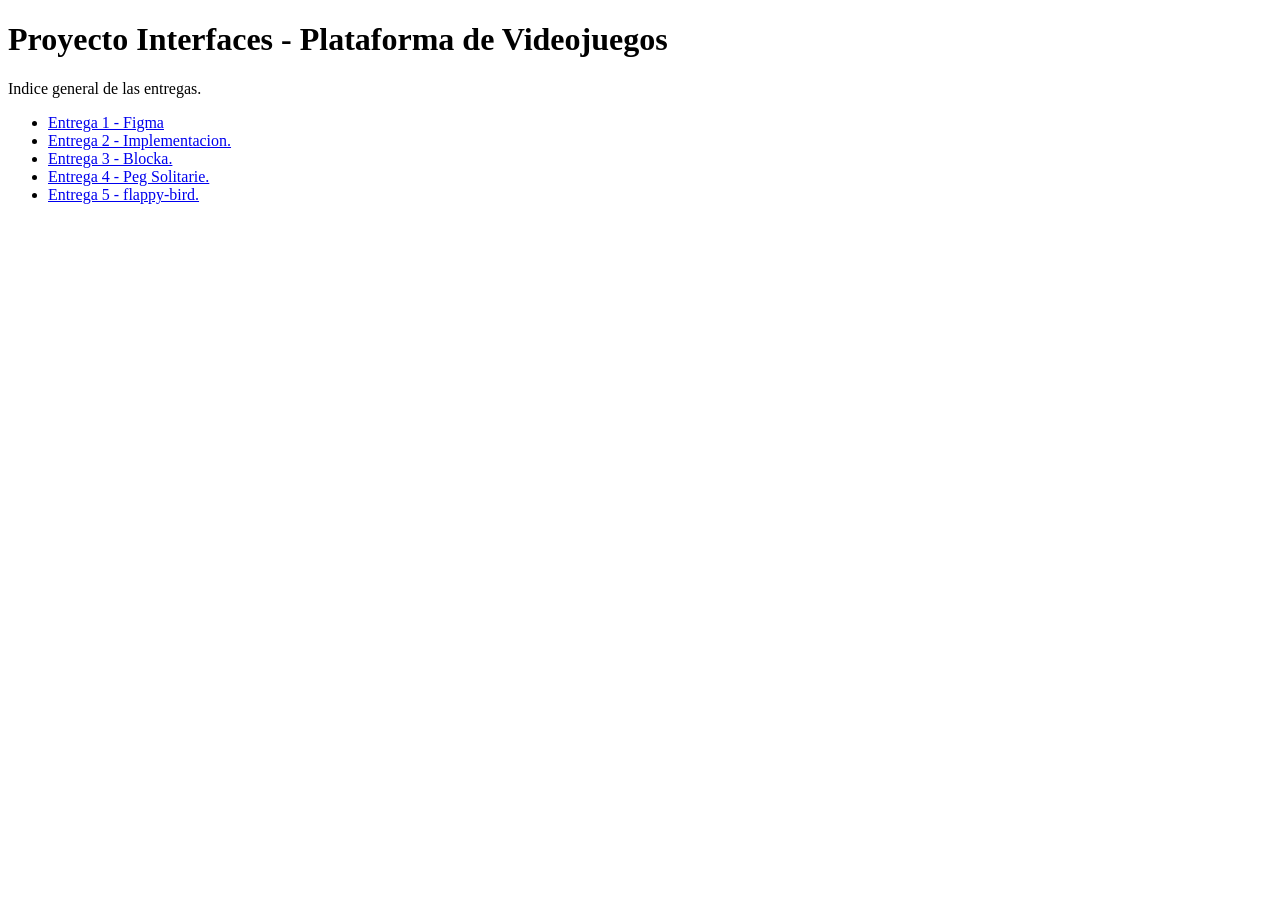
<file: index.html>
<!DOCTYPE html>
<html lang="es">
<head>
  <meta charset="UTF-8">
  <meta name="viewport" content="width=device-width, initial-scale=1.0">
  <title>TP-Interfaces</title>
</head>
<body>
  <h1>Proyecto Interfaces - Plataforma de Videojuegos</h1>
  <p>Indice general de las entregas.</p>

  <ul>
    <li><a href="./Entregable1/">Entrega 1 - Figma</a></li>
    <li><a href="./Entregable2/">Entrega 2 - Implementacion.</a></li>
    <li><a href="./Entregable3/">Entrega 3 - Blocka.</a></li>
    <li><a href="./Entregable4/">Entrega 4 - Peg Solitarie.</a></li>
    <li><a href="./Entregable6/">Entrega 5 - flappy-bird.</a></li>
  </ul>
</body>
</html>
</file>
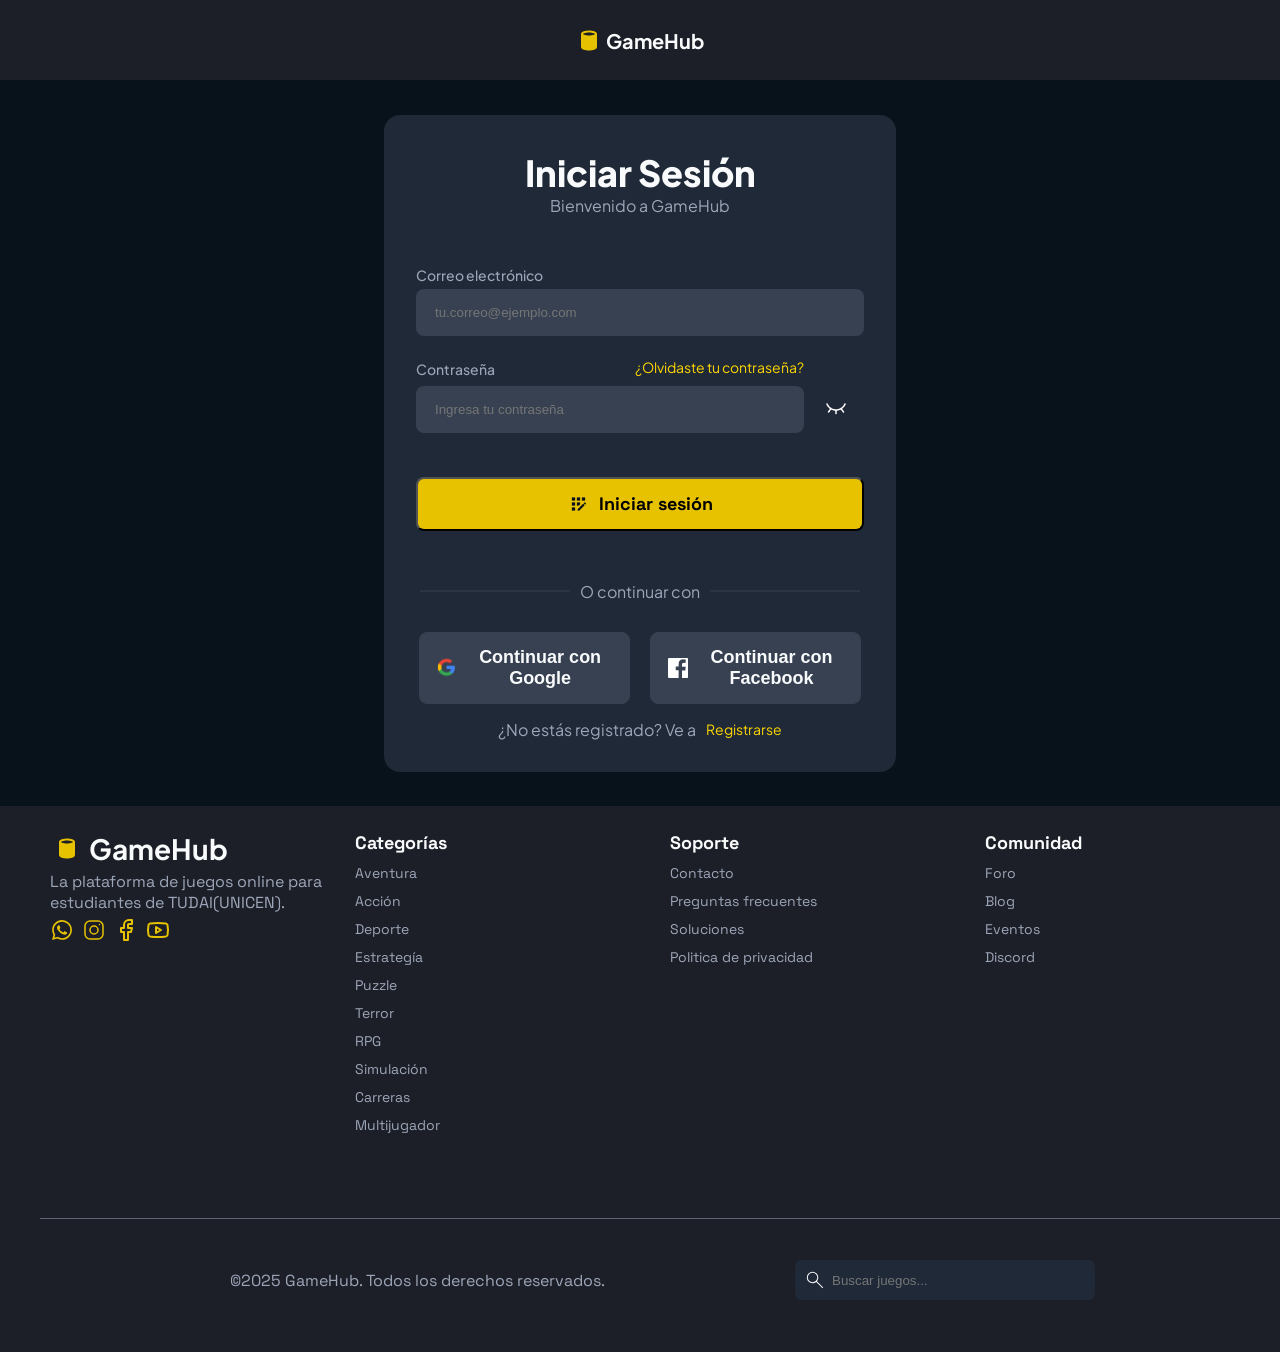
<file: Entregable2/inicio-sesion.html>
<!DOCTYPE html>
<html lang="en">

<head>
  <meta charset="UTF-8">
  <meta name="viewport" content="width=device-width, initial-scale=1.0">
  <link rel="stylesheet" href="estilos/style.css">
  <link rel="stylesheet" href="estilos/registro.css">
  <script src="https://www.google.com/recaptcha/api.js" async defer></script>
  <link rel="shortcut icon" href="iconos/icono-logo.svg" />
  <title>Inicio de sesión - GameHub</title>
</head>

<body>
  <header class="header-registro">
    <div class="logo">
      <img src="iconos/icono-logo.svg" alt="Logo GameHub" />
      <h1>GameHub</h1>  
    </div>
  </header>
  <main>

    <section class="crear-cuenta">
      <div class="contenedor">
        <div class="titulo">
          <h1>Iniciar Sesión</h1>
          <p>Bienvenido a GameHub</p>
        </div>

        <form action="" id="form-login" class="form-registro">
          <div class="form-item">
            <label for="email-login">Correo electrónico</label>
            <input id="email-login" type="email" name="email-login" placeholder="tu.correo@ejemplo.com" required>
            <section class="error"></section>
          </div>

          <div class="form-item">
            <div class="recordar">
              <label for="contrasenia-login">Contraseña</label>
              <a href="/.html">¿Olvidaste tu contraseña?</a>
            </div>

            <div class="contrasenia">
              <input id="contrasenia-login" type="password" name="contrasenia-login" placeholder="Ingresa tu contraseña"
                required>
              <img src="imagenes/registro/ojo_cerrado.png" alt="ojo" class="toggle-password"
                data-target="contrasenia-login" />
            </div>

            <section class="error"></section>
          </div>

          <!-- Captcha real -->
          <div class="form-item captcha">
            <div class="g-recaptcha" data-sitekey="6Lcj6dYrAAAAAECdaFTNgckH-uTiTZgXj1TZ2SIN"></div>
            <section class="error"></section>
          </div>

          <button class="btn btn-xl btn-registro"><img src="imagenes/registro/registro.png" alt="registro" />Iniciar
            sesión</button>
        </form>

        <div class="dividir">
          <img src="imagenes/registro/division.png" alt="línea divisoria">
          <p>O continuar con</p>
          <img src="imagenes/registro/division.png" alt="línea divisoria">
        </div>
        <div class="continuar-redes">
          <button type="button" class="btn-social">
            <img src="imagenes/registro/google.png" alt="Google Logo">
            Continuar con Google
          </button>
          <button type="button" class="btn-social">
            <img src="imagenes/registro/facebook.png" alt="Facebook Logo">
            Continuar con Facebook
          </button>
        </div>


        <p class="login-text">
          ¿No estás registrado? Ve a <a href="./registro.html">Registrarse</a>
        </p>
      </div>
    </section>

  </main>

  <footer>
    <div class="inicio-footer">
      <div class="logo">
        <img src="iconos/icono-logo.svg" alt="Logo GameHub" />
        <a href="index.html">
          <h1>GameHub</h1>
        </a>
      </div>

      <h4 class="texto-footer">
        La plataforma de juegos online para estudiantes de TUDAI(UNICEN).
      </h4>

      <div class="redes-footer">
        <button class="btn-red-social">
          <img src="iconos/icono-whatsapp.svg" />
        </button>
        <button class="btn-red-social">
          <img src="iconos/icono-instagram.svg" />
        </button>
        <button class="btn-red-social">
          <img src="iconos/icono-facebook.svg" />
        </button>
        <button class="btn-red-social">
          <img src="iconos/icono-youtube.svg" />
        </button>
      </div>
    </div>

    <div class="categoria-footer">
      <h4 class="titulo-seccion-footer">Categorías</h4>
      <ul>
        <li class="opcion-footer">
          <a href="#" class="texto-footer acceso">Aventura</a>
        </li>
        <li class="opcion-footer">
          <a href="#" class="texto-footer acceso">Acción</a>
        </li>
        <li class="opcion-footer">
          <a href="#" class="texto-footer acceso">Deporte</a>
        </li>
        <li class="opcion-footer">
          <a href="#" class="texto-footer acceso">Estrategía</a>
        </li>
        <li class="opcion-footer">
          <a href="#" class="texto-footer acceso">Puzzle</a>
        </li>
        <li class="opcion-footer">
          <a href="#" class="texto-footer acceso">Terror</a>
        </li>
        <li class="opcion-footer">
          <a href="#" class="texto-footer acceso">RPG</a>
        </li>
        <li class="opcion-footer">
          <a href="#" class="texto-footer acceso">Simulación</a>
        </li>
        <li class="opcion-footer">
          <a href="#" class="texto-footer acceso">Carreras</a>
        </li>
        <li class="opcion-footer">
          <a href="#" class="texto-footer acceso">Multijugador</a>
        </li>
      </ul>
    </div>

    <div class="soporte-footer">
      <h4 class="titulo-seccion-footer">Soporte</h4>
      <ul>
        <li class="opcion-footer">
          <a href="#" class="texto-footer acceso">Contacto</a>
        </li>
        <li class="opcion-footer">
          <a href="#" class="texto-footer acceso">Preguntas frecuentes</a>
        </li>
        <li class="opcion-footer">
          <a href="#" class="texto-footer acceso">Soluciones</a>
        </li>
        <li class="opcion-footer">
          <a href="#" class="texto-footer acceso">Politica de privacidad</a>
        </li>
      </ul>
    </div>

    <div class="comunidad-footer">
      <h4 class="titulo-seccion-footer">Comunidad</h4>
      <ul>
        <li class="opcion-footer">
          <a href="#" class="texto-footer acceso">Foro</a>
        </li>
        <li class="opcion-footer">
          <a href="#" class="texto-footer acceso">Blog</a>
        </li>
        <li class="opcion-footer">
          <a href="#" class="texto-footer acceso">Eventos</a>
        </li>
        <li class="opcion-footer">
          <a href="#" class="texto-footer acceso">Discord</a>
        </li>
      </ul>
    </div>

    <div class="fin-footer">
      <p class="texto-footer">
        &copy;2025 GameHub. Todos los derechos reservados.
      </p>
      <form class="buscar-juego">
        <button>
          <img src="iconos/icono-lupa.svg" alt="Buscar juego" />
        </button>
        <input type="text" name="campo-busqueda" placeholder="Buscar juegos..." id="campo-busqueda" />
      </form>
    </div>
  </footer>

  <!-- scripts -->
  <script type="text/javascript" src="javascript/inicio-sesion.js"></script>
</body>

</html>
</file>
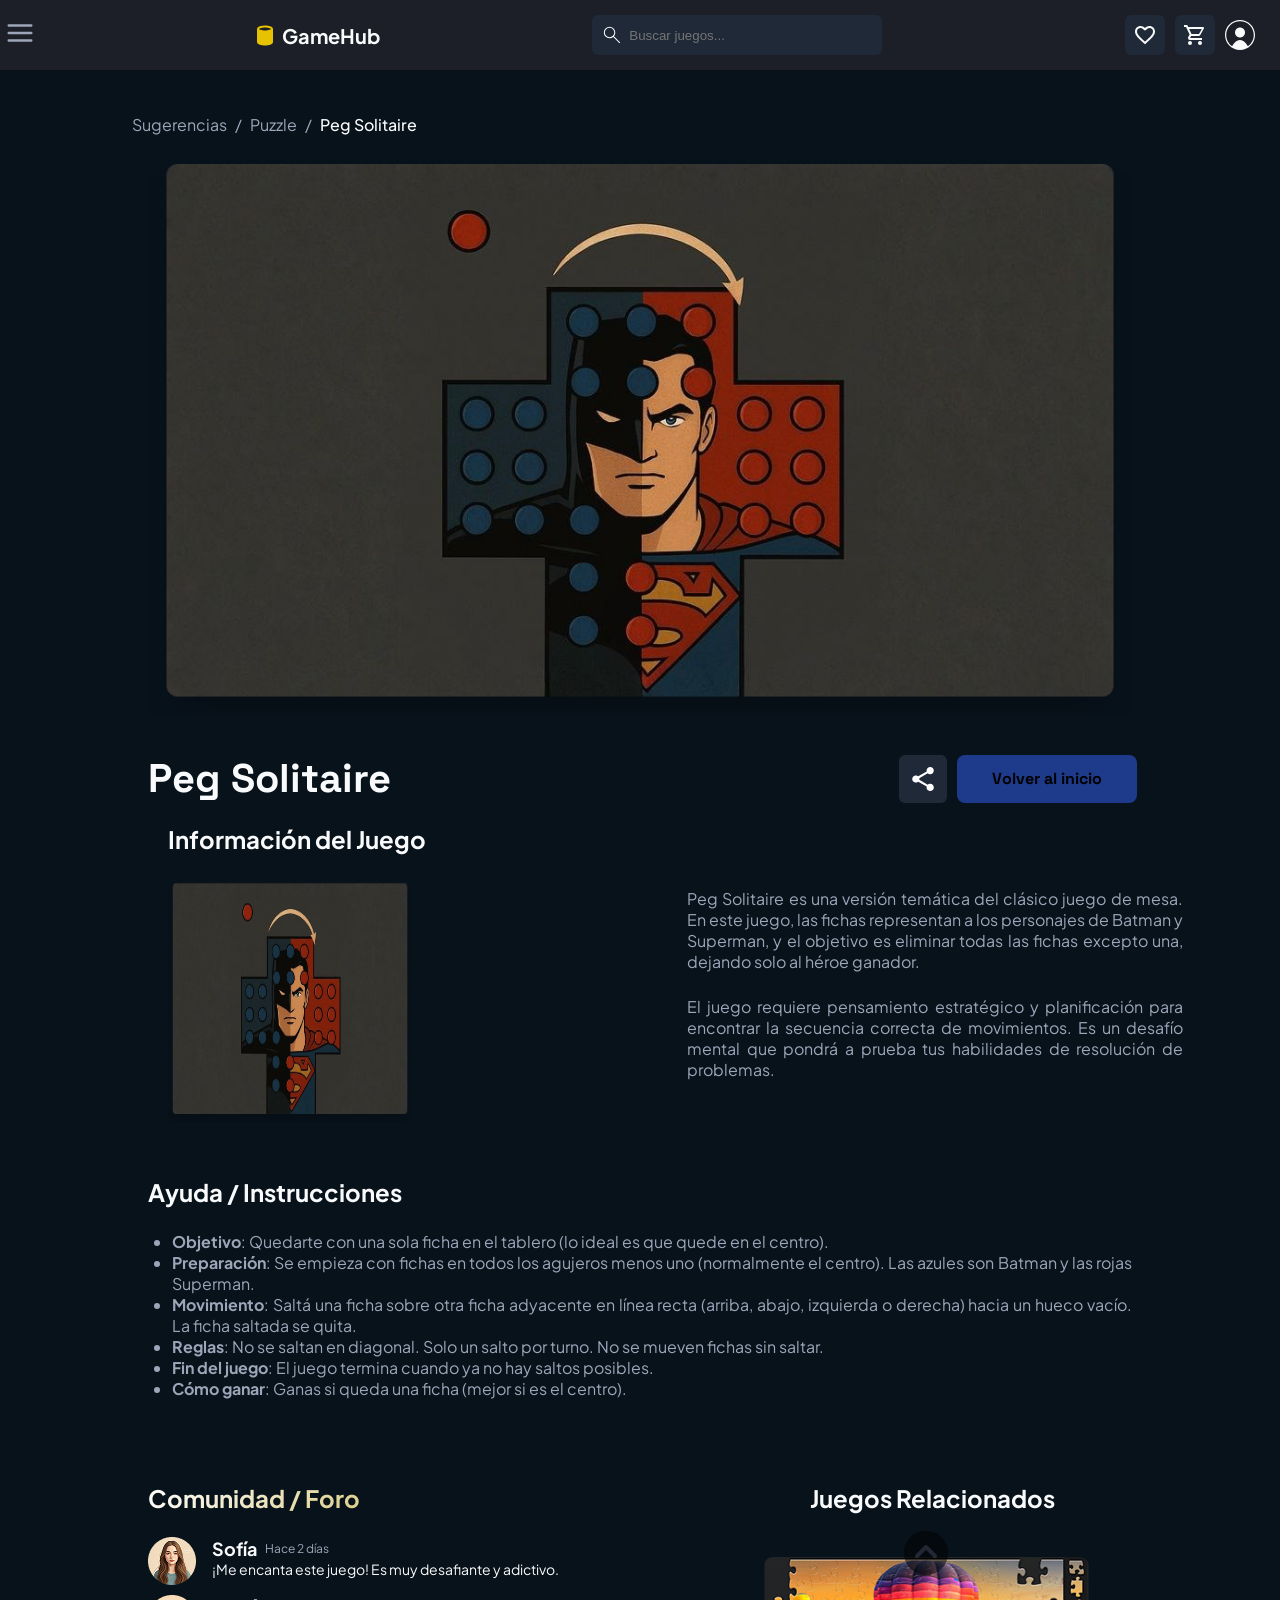
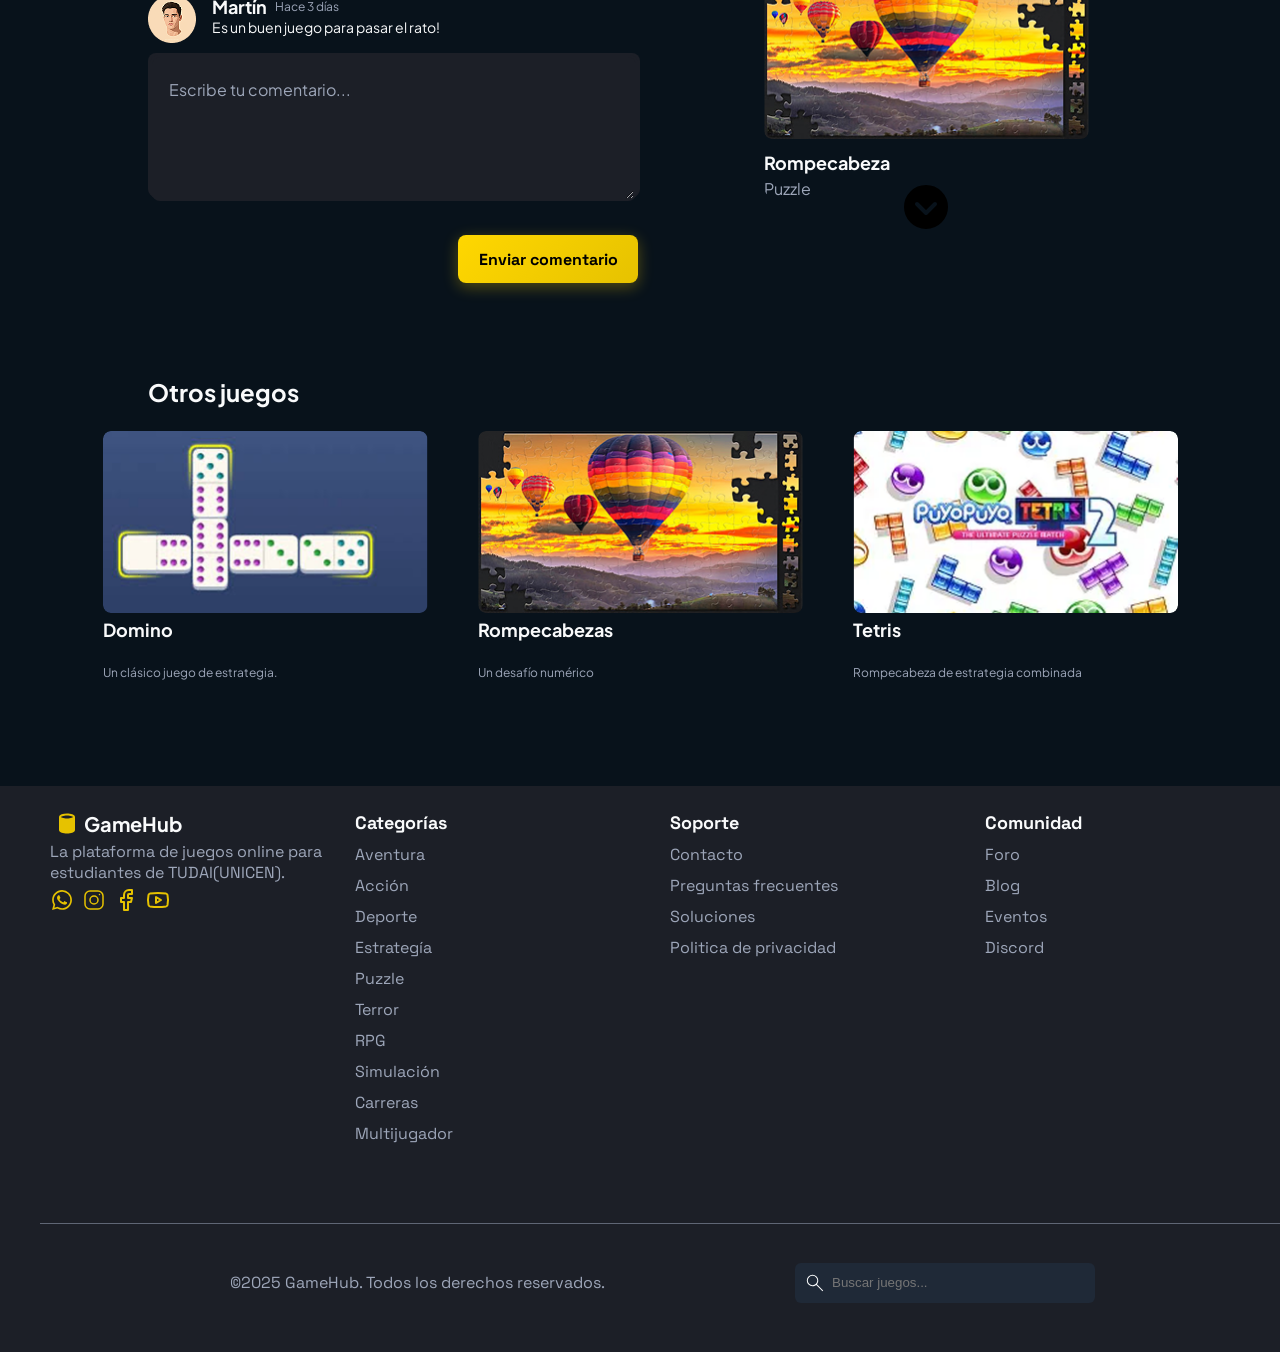
<file: Entregable2/jugar.html>
<!DOCTYPE html>
<html lang="es">

<head>
  <meta name="viewport" content="width=device-width, initial-scale=1" />
  <meta charset="utf-8" />
  <link rel="shortcut icon" href="iconos/icono-logo.svg" />
  <title>Peg Solitaire - Juego de Estrategia</title>
  <meta name="description"
  content="Juega Peg Solitaire, un desafiante juego de estrategia con temática de Batman y Superman. Elimina todas las fichas excepto una." />
  <link rel="stylesheet" href="estilos/style.css" />
  <link rel="stylesheet" href="estilos/styleJugar.css" />
</head>

<header>
  <div class="busqueda">
    <button class="btn-hamburguesa">
      <img src="iconos/icono-hamburguesa.svg" alt="Menú despegable" />
    </button>
    <button class="btn-buscar">
      <img src="iconos/icono-lupa.svg" alt="Buscar" />
    </button>
  </div>

  <div class="overlay"></div>

  <nav class="menu-hamburguesa">
    <button class="btn-cerrar-hamburguesa">
      <img src="iconos/icono-cerrar.svg" alt="Cerrar menú" />
    </button>
    <ul>
      <li class="item-menu"><a href="index.html">HOME</a></li>
      <li class="titulo-categorias"><span>Categorias</span></li>
      <li class="item-menu"><a href="#">Aventura</a></li>
      <li class="item-menu"><a href="#">Acción</a></li>
      <li class="item-menu"><a href="#">Deporte</a></li>
      <li class="item-menu"><a href="#">Estrategía</a></li>
      <li class="item-menu"><a href="#">Puzzle</a></li>
      <li class="item-menu"><a href="#">Terror</a></li>
      <li class="item-menu"><a href="#">RPG</a></li>
      <li class="item-menu"><a href="#">Simulación</a></li>
      <li class="item-menu"><a href="#">Carreras</a></li>
      <li class="item-menu"><a href="#">Multijugador</a></li>
    </ul>
  </nav>

  <div class="desplegable-busqueda">
    <button>
      <img src="iconos/icono-cerrar.svg" alt="Cerrar campo búsqueda" class="btn-cerrar-campo" />
    </button>
    <form class="buscar-juego">
      <button>
        <img src="iconos/icono-lupa.svg" alt="Buscar juego" />
      </button>
      <input type="text" name="campo-busqueda" placeholder="Buscar juegos..." id="campo-busqueda" />
    </form>
  </div>

  <div class="logo">
    <img src="iconos/icono-logo.svg" alt="Logo GameHub" />
    <a href="index.html">
      <h1>GameHub</h1>
    </a>
  </div>

  <div class="nav-usuario">
    <button class="btn-acceso-directo">
      <img src="iconos/icono-corazon.svg" alt="Mis juegos" />
    </button>
    <button class="btn-acceso-directo">
      <img src="iconos/icono-carrito.svg" alt="carrito" />
    </button>
    <button class="btn-usuario">
      <img src="iconos/icono-usuario.svg" alt="Menú usuario" />
    </button>

    <nav class="desplegable-usuario">
      <div class="usuario">
        <button class="btn-cerrar-opciones">
          <img src="iconos/icono-cerrar.svg" alt="Cerrar menú usuario" />
        </button>
        <img src="iconos/icono-usuario.svg" alt="Foto usuario" />
        <p class="nickname">Juani</p>
      </div>
      <ul class="opciones-usuario">
        <li class="opcion-usuario">
          <a href="#">Mi perfil</a>
        </li>
        <li class="opcion-usuario">
          <a href="#">Mis Juegos</a>
        </li>
        <li class="opcion-usuario">
          <a href="#">Configuración</a>
        </li>
        <li class="opcion-usuario">
          <a href="inicio-sesion.html" id="cerrar-sesion">Cerrar sesión</a>
        </li>
      </ul>
    </nav>
  </div>
</header>
<body>
  <main class="frame">
 

    <div class="contenido-home">

      <div class="container-general">
        <nav class="bread" aria-label="Navegación de migas de pan">
          <div class="div-wrapper"><a href="#" class="text-wrapper">Sugerencias</a></div>
          <div class="div-wrapper"><span class="text-wrapper" aria-hidden="true">/</span></div>
          <div class="div-wrapper"><a href="#" class="text-wrapper">Puzzle</a></div>
          <div class="div-wrapper"><span class="text-wrapper" aria-hidden="true">/</span></div>
          <div class="div-wrapper"><span class="text-wrapper actual" aria-current="page">Peg Solitaire</span></div>
        </nav>
        <section class="juegar-juego">
          <div class="juego-jugar-video">
            <img src="imagenes/juego/peg-solitaire.png"
                 alt="Vista previa del juego Peg Solitaire con fichas de Batman y Superman">
            
            <!-- Botón que aparece al hover -->
            <button class="btn-aadir-carrito btn-chico btn btn-hover-overlay" type="button">
              <span class="text-wrapper"><span class="text-2">Jugar Ahora</span></span>
            </button>
          </div>
        </section>

        <div class="juego-pago">
          <h1 class="titulo-juego">Peg Solitaire</h1>
          <div class="btn-juego-pago">
            <button class="btn-compartir" type="button" aria-label="Compartir juego">
              <img src="iconos/compartir.svg" alt="Icono compartir" />
            </button>
            <a href="index.html" class="btn-volver-link">
              <button class="btn-volver btn btn-chico" type="button">
                <span class="text-wrapper"><span class="text">Volver al inicio</span></span>
              </button>
            </a>
          </div>
        </div>
      </div>
    </div>

    <section class="informacion-juego">
      <div class="informacion-juego">
        <div class="div-wrapper">
          <h2 class="text-wrapper-2">Información del Juego</h2>
        </div>

        <div class="container-fotos-info">
          <div class="container-fotos">
            <img class="img-img" src="imagenes/juego/peg-solitaire.png"
              alt="Ficha de Batman en el juego Peg Solitaire" />
            <div class="img-play-container">
              <video class="img img-play"  muted>
                    <source src="imagenes/juego/Peg_Solitarie_ejecucion.mp4" type="video/mp4" />
                    Tu navegador no soporta la reproducción de video.
                  </video> 
             
              <!-- <button class="play-juego-principal" type="button" aria-label="Reproducir video del juego">
                  <img class="play-juego" src="img/play-juego.svg" alt="Icono de reproducir" />
                </button> -->
            </div>
          </div>

          <div class="info">
            <div class="div-wrapper">
              <p class="p">
                Peg Solitaire es una versión temática del clásico juego de mesa. En este juego, las fichas
                representan a los personajes de Batman y Superman, y el objetivo es eliminar todas las
                fichas excepto una, dejando solo al héroe ganador.
              </p>
            </div>
            <div class="div-wrapper">
              <p class="p">
                El juego requiere pensamiento estratégico y planificación para encontrar la secuencia
                correcta de movimientos. Es un desafío mental que pondrá a prueba tus habilidades de
                resolución de problemas.
              </p>
            </div>
          </div>
        </div>
      </div>
    </section>

    <section class="ayuda-instrucciones">
      <div class="div-wrapper">
        <h2 class="text-wrapper-2">Ayuda / Instrucciones</h2>
      </div>
      <div class="div-wrapper">
        <ul class="instrucciones">
          <li class="instrucciones-item">
            <strong class="span">Objetivo</strong><span class="text-wrapper-3">: Quedarte con una sola ficha en el
              tablero (lo ideal es que quede en el centro).</span>
          </li>
          <li class="instrucciones-item">
            <strong class="span">Preparación</strong><span class="text-wrapper-3">: Se empieza con fichas en todos los
              agujeros menos uno (normalmente el centro). Las azules son Batman y las rojas Superman.</span>
          </li>
          <li class="instrucciones-item">
            <strong class="span">Movimiento</strong><span class="text-wrapper-3">: Saltá una ficha sobre otra ficha
              adyacente en línea recta (arriba, abajo, izquierda o derecha) hacia un hueco vacío. La ficha saltada se
              quita.</span>
          </li>
          <li class="instrucciones-item">
            <strong class="span">Reglas</strong><span class="text-wrapper-3">: No se saltan en diagonal. Solo un salto
              por turno. No se mueven fichas sin saltar.</span>
          </li>
          <li class="instrucciones-item">
            <strong class="span">Fin del juego</strong><span class="text-wrapper-3">: El juego termina cuando ya no hay
              saltos posibles.</span>
          </li>
          <li class="instrucciones-item">
            <strong class="span">Cómo ganar</strong><span class="text-wrapper-3">: Ganas si queda una ficha (mejor si es
              el centro).</span>
          </li>
        </ul>
      </div>
    </section>

    <div class="container-foro-mis-juegos">
      <section class="comunidad-foro">
        <div class="div-wrapper">
          <h2 class="text-wrapper-2">Comunidad / Foro</h2>
        </div>

        <div class="container-comentarios">
          <article class="container-comentario">
            <img class="img-2" src="imagenes/juego/sofia-avatar.png" alt="Avatar de Sofía" />
            <div class="container-texto-comentario">
              <header-comentario class="paragraph">
                <h3 class="text-wrapper-4">Sofía</h3>
                <time class="text-wrapper-5" datetime="2024-01-01">Hace 2 días</time>
              </header-comentario>
              <div class="div-wrapper">
                <p class="text-wrapper-6">¡Me encanta este juego! Es muy desafiante y adictivo.</p>
              </div>
            </div>
          </article>

          <article class="container-comentario">
            <img class="img-2" src="imagenes/juego/martin-avatar.png" alt="Avatar de Martín" />
            <div class="container-texto-comentario">
              <header-comentario class="paragraph">
                <h3 class="text-wrapper-4">Martín</h3>
                <time class="text-wrapper-5" datetime="2024-01-01">Hace 3 días</time>
              </header-comentario>
              <div class="div-wrapper">
                <p class="text-wrapper-6">Es un buen juego para pasar el rato!</p>
              </div>
            </div>
          </article>
        </div>

        <form class="form" action="#" method="post">
          <div class="textarea">
            <textarea id="comment" name="comment" class="conteiner-escribir" placeholder="Escribe tu comentario..."
              rows="6" required aria-describedby="comment-help"></textarea>
          </div>
          <div class="btn-aadir-carrito-wrapper">
            <button class="btn-aadir-carrito btn-chico btn" type="submit">
              <span class="text-wrapper"><span class="text-2">Enviar comentario</span></span>
            </button>
          </div>
        </form>
      </section>

      <section class="mis-juegos">
        <h2 class="text-wrapper-2">Juegos Relacionados</h2>
        <div class="mis-juegos-contendor">
          <!--cinta desplaza las cards, como si fuese una cinta de la caja de un supermercado-->
          <div class="cinta" id="cinta-mis-juegos"></div>
        </div>
        <button class="btn-carrusel flecha-atras" id="btn-atras-mis-juegos">
          <img src="iconos/Flecha-arriba.svg" alt="" srcset="">
        </button>
        <button class="btn-carrusel flecha-siguiente" id="btn-siguiente-mis-juegos">
          <img src="iconos/Flecha-abajo.svg" alt="" srcset="">
        </button>
      </section>
    </div>

    <section class="juegos-relacionados">
      <div class="div-2">
        <div class="div-wrapper">
          <h2 class="text-wrapper-2">Otros juegos</h2>
        </div>
        <div class="container-cards">
          <article class="card-juegos">
            <div class="image-2" role="img" aria-label="Imagen del juego Domino">
              <img class="img" src="imagenes/juego/domino.png" alt="relacionados" />
            </div>
            <div class="container-11">
              <div class="div-wrapper">
                <h3 class="text-wrapper-4">Domino</h3>
              </div>
              <div class="div-wrapper">
                <p class="text-wrapper-5">Un clásico juego de estrategia.</p>
              </div>
            </div>
          </article>

          <article class="card-juegos">
            <div class="image-3" role="img" aria-label="Imagen del juego Rompecabezas">
              <img class="img" src="imagenes/juego/rompecabeza.png" alt="relacionados" />
            </div>
            <div class="container-11">
              <div class="div-wrapper">
                <h3 class="text-wrapper-4">Rompecabezas</h3>
              </div>
              <div class="div-wrapper">
                <p class="text-wrapper-5">Un desafío numérico</p>
              </div>
            </div>
          </article>

          <article class="card-juegos">
            <div class="image-4" role="img" aria-label="Imagen del juego Tetris">
              <img class="img" src="imagenes/juego/tetris.png" alt="relacionados" />
            </div>
            <div class="container-11">
              <div class="div-wrapper">
                <h3 class="text-wrapper-4">Tetris</h3>
              </div>
              <div class="div-wrapper">
                <p class="text-wrapper-5">Rompecabeza de estrategia combinada</p>
              </div>
            </div>
          </article>
        </div>
      </div>
    </section>
  </main>

  <footer>
    <div class="inicio-footer">
      <div class="logo">
        <img src="iconos/icono-logo.svg" alt="Logo GameHub" />
        <a href="index.html">
          <h1>GameHub</h1>
        </a>
      </div>

      <h4 class="texto-footer">
        La plataforma de juegos online para estudiantes de TUDAI(UNICEN).
      </h4>

      <div class="redes-footer">
        <button class="btn-red-social">
          <img src="iconos/icono-whatsapp.svg" />
        </button>
        <button class="btn-red-social">
          <img src="iconos/icono-instagram.svg" />
        </button>
        <button class="btn-red-social">
          <img src="iconos/icono-facebook.svg" />
        </button>
        <button class="btn-red-social">
          <img src="iconos/icono-youtube.svg" />
        </button>
      </div>
    </div>

    <div class="categoria-footer">
      <h4 class="titulo-seccion-footer">Categorías</h4>
      <ul>
        <li class="opcion-footer">
          <a href="#" class="texto-footer acceso">Aventura</a>
        </li>
        <li class="opcion-footer">
          <a href="#" class="texto-footer acceso">Acción</a>
        </li>
        <li class="opcion-footer">
          <a href="#" class="texto-footer acceso">Deporte</a>
        </li>
        <li class="opcion-footer">
          <a href="#" class="texto-footer acceso">Estrategía</a>
        </li>
        <li class="opcion-footer">
          <a href="#" class="texto-footer acceso">Puzzle</a>
        </li>
        <li class="opcion-footer">
          <a href="#" class="texto-footer acceso">Terror</a>
        </li>
        <li class="opcion-footer">
          <a href="#" class="texto-footer acceso">RPG</a>
        </li>
        <li class="opcion-footer">
          <a href="#" class="texto-footer acceso">Simulación</a>
        </li>
        <li class="opcion-footer">
          <a href="#" class="texto-footer acceso">Carreras</a>
        </li>
        <li class="opcion-footer">
          <a href="#" class="texto-footer acceso">Multijugador</a>
        </li>
      </ul>
    </div>

    <div class="soporte-footer">
      <h4 class="titulo-seccion-footer">Soporte</h4>
      <ul>
        <li class="opcion-footer">
          <a href="#" class="texto-footer acceso">Contacto</a>
        </li>
        <li class="opcion-footer">
          <a href="#" class="texto-footer acceso">Preguntas frecuentes</a>
        </li>
        <li class="opcion-footer">
          <a href="#" class="texto-footer acceso">Soluciones</a>
        </li>
        <li class="opcion-footer">
          <a href="#" class="texto-footer acceso">Politica de privacidad</a>
        </li>
      </ul>
    </div>

    <div class="comunidad-footer">
      <h4 class="titulo-seccion-footer">Comunidad</h4>
      <ul>
        <li class="opcion-footer">
          <a href="#" class="texto-footer acceso">Foro</a>
        </li>
        <li class="opcion-footer">
          <a href="#" class="texto-footer acceso">Blog</a>
        </li>
        <li class="opcion-footer">
          <a href="#" class="texto-footer acceso">Eventos</a>
        </li>
        <li class="opcion-footer">
          <a href="#" class="texto-footer acceso">Discord</a>
        </li>
      </ul>
    </div>

    <div class="fin-footer">
      <p class="texto-footer">
        &copy;2025 GameHub. Todos los derechos reservados.
      </p>
      <form class="buscar-juego">
        <button>
          <img src="iconos/icono-lupa.svg" alt="Buscar juego" />
        </button>
        <input type="text" name="campo-busqueda" placeholder="Buscar juegos..." id="campo-busqueda" />
      </form>
    </div>
  </footer>

  <!-- Scripts -->
  <script type="module" src="javascript/home.js"></script>
  <!-- <script src="javascript/spinner.js"></script> -->
  <script src="javascript/carrusel.js"></script>
</body>

</html>
</file>
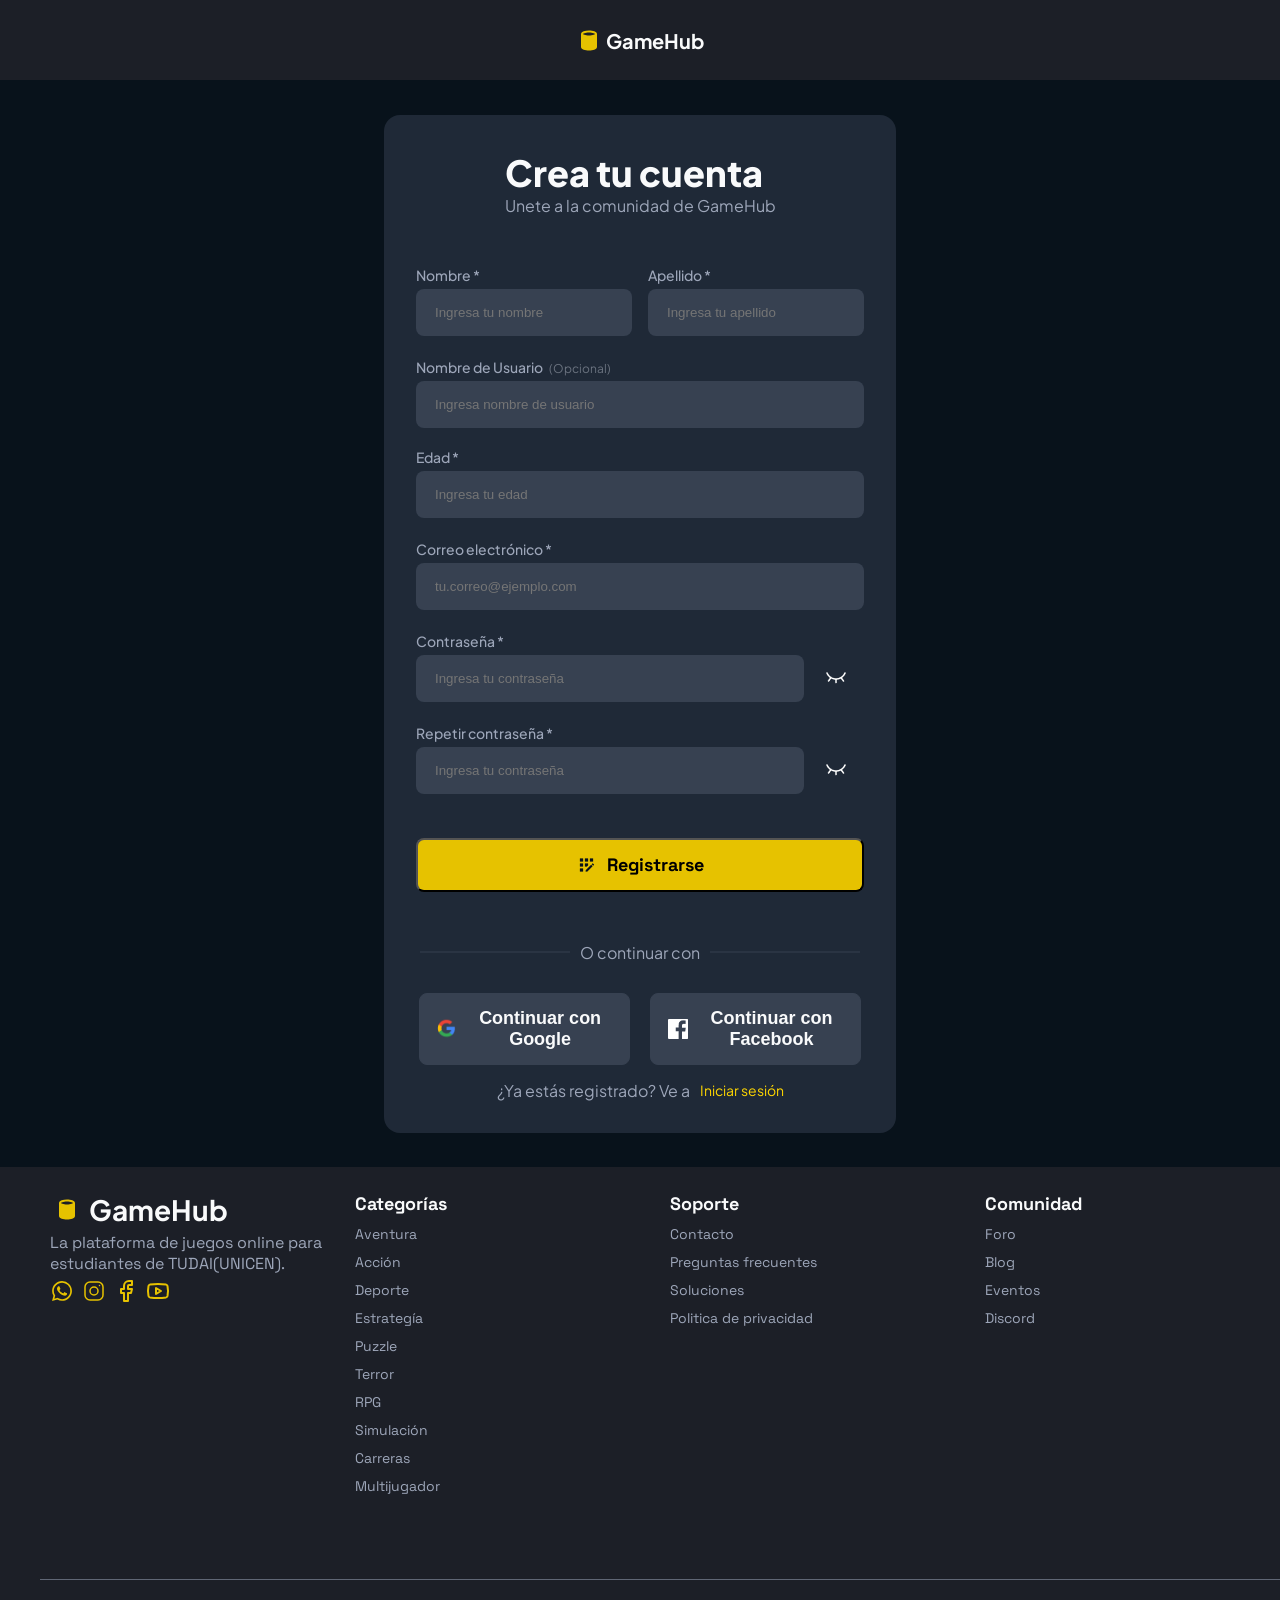
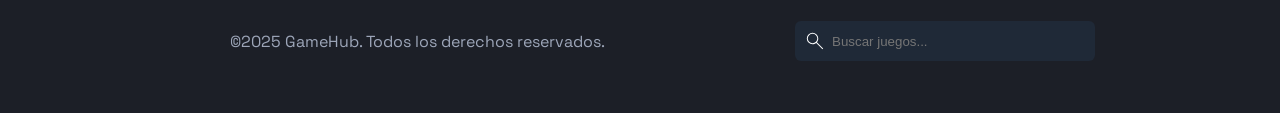
<file: Entregable2/registro.html>
<!DOCTYPE html>
<html lang="en">

<head>
  <meta charset="UTF-8">
  <meta name="viewport" content="width=device-width, initial-scale=1.0">
  <link rel="stylesheet" href="estilos/style.css">
  <link rel="stylesheet" href="estilos/registro.css">
  <script src="https://www.google.com/recaptcha/api.js" async defer></script>
  <link rel="shortcut icon" href="iconos/icono-logo.svg" />
  <title>Registro - GameHub</title>
</head>

<body>
  <header class="header-registro">
    <div class="logo">
      <img src="iconos/icono-logo.svg" alt="Logo GameHub" />
      <h1>GameHub</h1>  
    </div>
  </header>
  <main>

    <section class="crear-cuenta">
      <div class="contenedor">
        <div class="titulo">
          <h1>Crea tu cuenta</h1>
          <p>Unete a la comunidad de GameHub</p>
        </div>

        <form action="" id="form-registro" class="form-registro">
          <div class="form-item doble">
            <div class="campo">
              <label for="nombre">Nombre *</label>
              <input id="nombre" type="text" name="nombre" placeholder="Ingresa tu nombre" required>
              <section class="error"></section>
            </div>
            <div class="campo">
              <label for="apellido">Apellido *</label>
              <input id="apellido" type="text" name="apellido" placeholder="Ingresa tu apellido" required>
              <section class="error"></section>
            </div>
          </div>
          <div class="form-item">
            <label for="alias">Nombre de Usuario <span class="opcional">(Opcional)</span></label>
            <input id="alias" type="text" name="alias" placeholder="Ingresa nombre de usuario">
          </div>
          <div class="form-item">
            <label for="edad">Edad *</label>
            <input id="edad" type="number" name="edad" placeholder="Ingresa tu edad" required>
            <section class="error"></section>
          </div>
          <div class="form-item">
            <label for="email">Correo electrónico *</label>
            <input id="email" type="email" name="email" placeholder="tu.correo@ejemplo.com" required>
            <section class="error"></section>
          </div>

          <div class="form-item">
            <label for="contrasenia">Contraseña *</label>
            <div class="contrasenia">
              <input id="contrasenia" type="password" name="contrasenia" placeholder="Ingresa tu contraseña" required>
              <img src="imagenes/registro/ojo_cerrado.png" alt="ojo" class="toggle-password"
                data-target="contrasenia" />
            </div>
            <section class="error"></section>
          </div>

          <div class="form-item">
            <label for="contrasenia2">Repetir contraseña *</label>
            <div class="contrasenia">
              <input id="contrasenia2" type="password" name="contrasenia2" placeholder="Ingresa tu contraseña" required>
              <img src="imagenes/registro/ojo_cerrado.png" alt="ojo" class="toggle-password"
                data-target="contrasenia2" />
            </div>
            <section class="error"></section>
          </div>

          <!-- Captcha real -->
          <div class="form-item captcha">
            <div class="g-recaptcha" data-sitekey="6Lcj6dYrAAAAAECdaFTNgckH-uTiTZgXj1TZ2SIN"></div>
            <section class="error"></section>
          </div>

          <button class="btn btn-xl btn-registro"><img src="imagenes/registro/registro.png"
              alt="registro" />Registrarse</button>
        </form>

        <div class="dividir">
          <img src="imagenes/registro/division.png" alt="línea divisoria">
          <p>O continuar con</p>
          <img src="imagenes/registro/division.png" alt="línea divisoria">
        </div>
        <div class="continuar-redes">
          <button type="button" class="btn-social">
            <img src="imagenes/registro/google.png" alt="Google Logo">
            Continuar con Google
          </button>
          <button type="button" class="btn-social">
            <img src="imagenes/registro/facebook.png" alt="Facebook Logo">
            Continuar con Facebook
          </button>
        </div>


        <p class="login-text">
          ¿Ya estás registrado? Ve a <a href="./inicio-sesion.html">Iniciar sesión</a>
        </p>
      </div>

    </section>
    <section class="popover">
      <div id="popover">
        <img src="./imagenes/registro/tilde.png" alt="icono de correcto">
        <p>Registro exitoso!</p>
        <div>
          <button id="popover-close">Cerrar</button>
        </div>
      </div>
    </section>

  </main>

  <footer>
    <div class="inicio-footer">
      <div class="logo">
        <img src="iconos/icono-logo.svg" alt="Logo GameHub" />
        <a href="index.html">
          <h1>GameHub</h1>
        </a>
      </div>

      <h4 class="texto-footer">
        La plataforma de juegos online para estudiantes de TUDAI(UNICEN).
      </h4>

      <div class="redes-footer">
        <button class="btn-red-social">
          <img src="iconos/icono-whatsapp.svg" />
        </button>
        <button class="btn-red-social">
          <img src="iconos/icono-instagram.svg" />
        </button>
        <button class="btn-red-social">
          <img src="iconos/icono-facebook.svg" />
        </button>
        <button class="btn-red-social">
          <img src="iconos/icono-youtube.svg" />
        </button>
      </div>
    </div>

    <div class="categoria-footer">
      <h4 class="titulo-seccion-footer">Categorías</h4>
      <ul>
        <li class="opcion-footer">
          <a href="#" class="texto-footer acceso">Aventura</a>
        </li>
        <li class="opcion-footer">
          <a href="#" class="texto-footer acceso">Acción</a>
        </li>
        <li class="opcion-footer">
          <a href="#" class="texto-footer acceso">Deporte</a>
        </li>
        <li class="opcion-footer">
          <a href="#" class="texto-footer acceso">Estrategía</a>
        </li>
        <li class="opcion-footer">
          <a href="#" class="texto-footer acceso">Puzzle</a>
        </li>
        <li class="opcion-footer">
          <a href="#" class="texto-footer acceso">Terror</a>
        </li>
        <li class="opcion-footer">
          <a href="#" class="texto-footer acceso">RPG</a>
        </li>
        <li class="opcion-footer">
          <a href="#" class="texto-footer acceso">Simulación</a>
        </li>
        <li class="opcion-footer">
          <a href="#" class="texto-footer acceso">Carreras</a>
        </li>
        <li class="opcion-footer">
          <a href="#" class="texto-footer acceso">Multijugador</a>
        </li>
      </ul>
    </div>

    <div class="soporte-footer">
      <h4 class="titulo-seccion-footer">Soporte</h4>
      <ul>
        <li class="opcion-footer">
          <a href="#" class="texto-footer acceso">Contacto</a>
        </li>
        <li class="opcion-footer">
          <a href="#" class="texto-footer acceso">Preguntas frecuentes</a>
        </li>
        <li class="opcion-footer">
          <a href="#" class="texto-footer acceso">Soluciones</a>
        </li>
        <li class="opcion-footer">
          <a href="#" class="texto-footer acceso">Politica de privacidad</a>
        </li>
      </ul>
    </div>

    <div class="comunidad-footer">
      <h4 class="titulo-seccion-footer">Comunidad</h4>
      <ul>
        <li class="opcion-footer">
          <a href="#" class="texto-footer acceso">Foro</a>
        </li>
        <li class="opcion-footer">
          <a href="#" class="texto-footer acceso">Blog</a>
        </li>
        <li class="opcion-footer">
          <a href="#" class="texto-footer acceso">Eventos</a>
        </li>
        <li class="opcion-footer">
          <a href="#" class="texto-footer acceso">Discord</a>
        </li>
      </ul>
    </div>

    <div class="fin-footer">
      <p class="texto-footer">
        &copy;2025 GameHub. Todos los derechos reservados.
      </p>
      <form class="buscar-juego">
        <button>
          <img src="iconos/icono-lupa.svg" alt="Buscar juego" />
        </button>
        <input type="text" name="campo-busqueda" placeholder="Buscar juegos..." id="campo-busqueda" />
      </form>
    </div>
  </footer>

  <!-- scripts -->

  <script type="text/javascript" src="javascript/registro.js"></script>
</body>

</html>
</file>
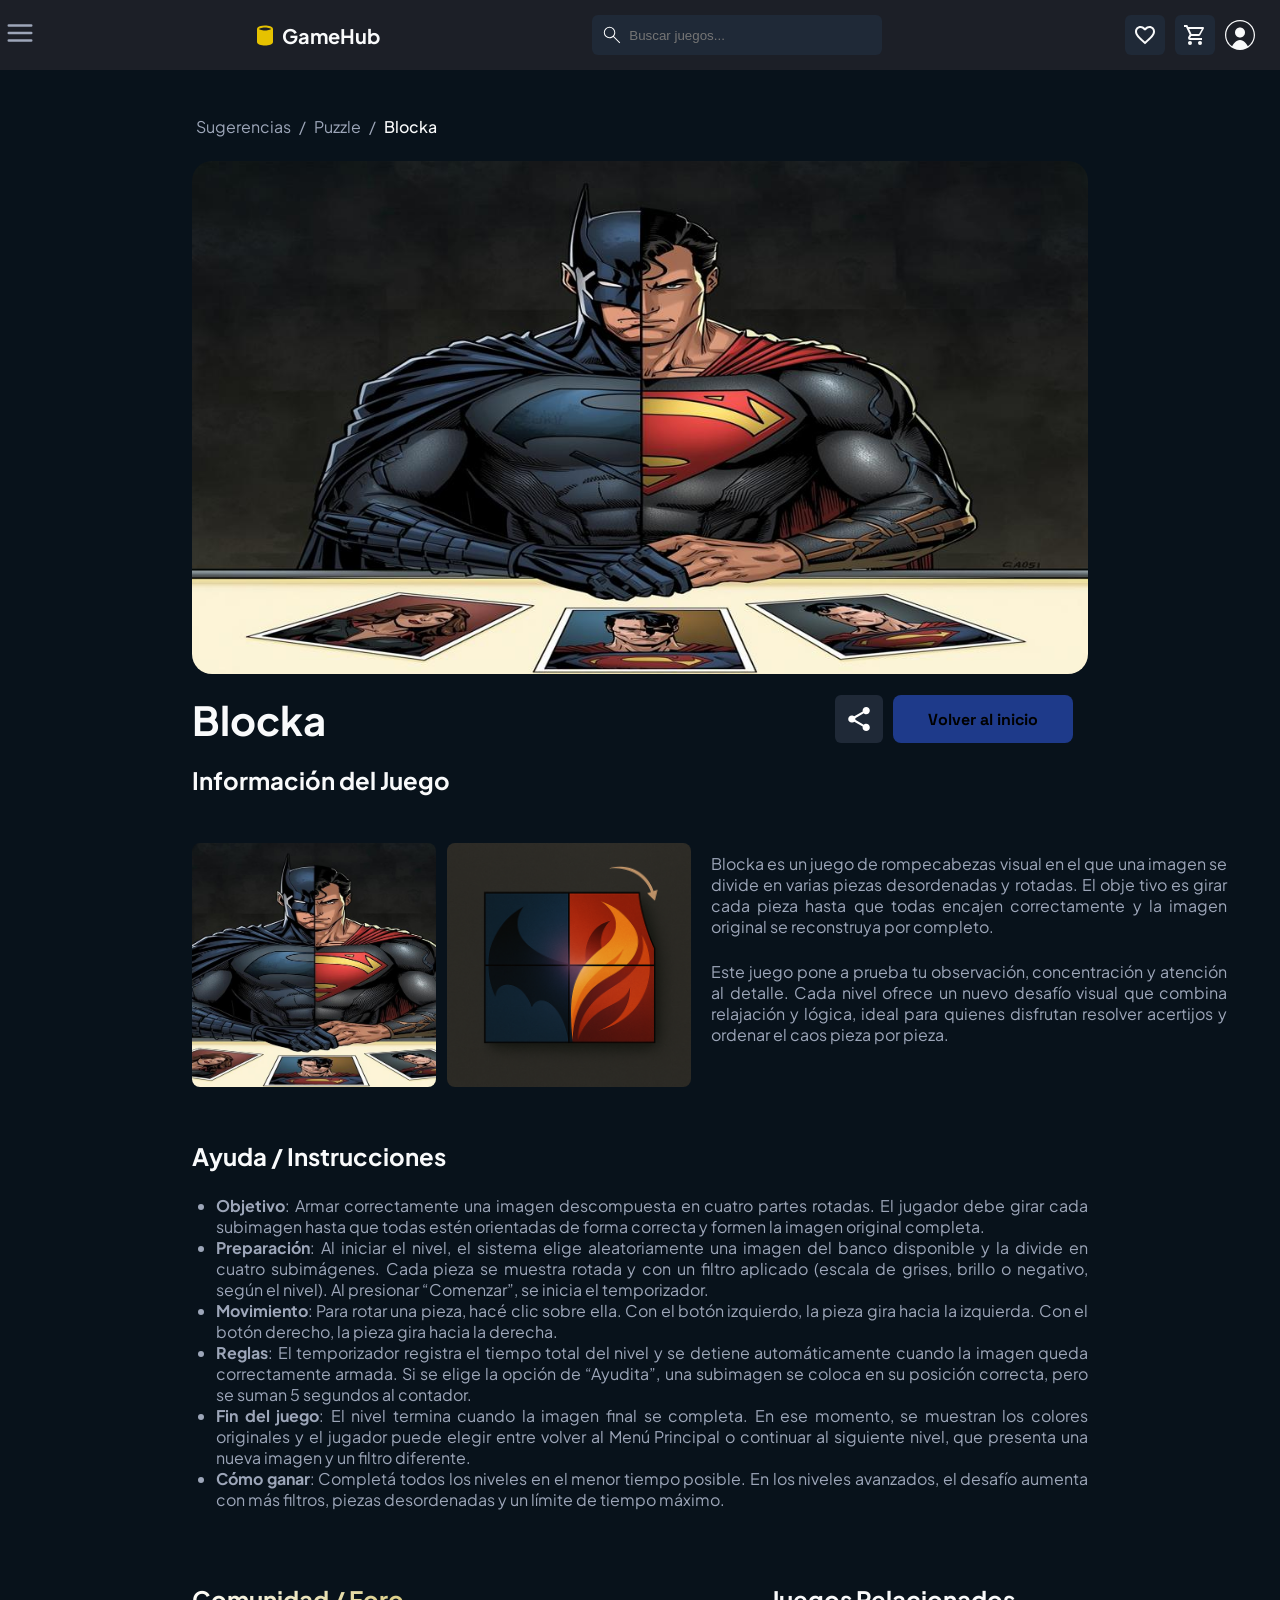
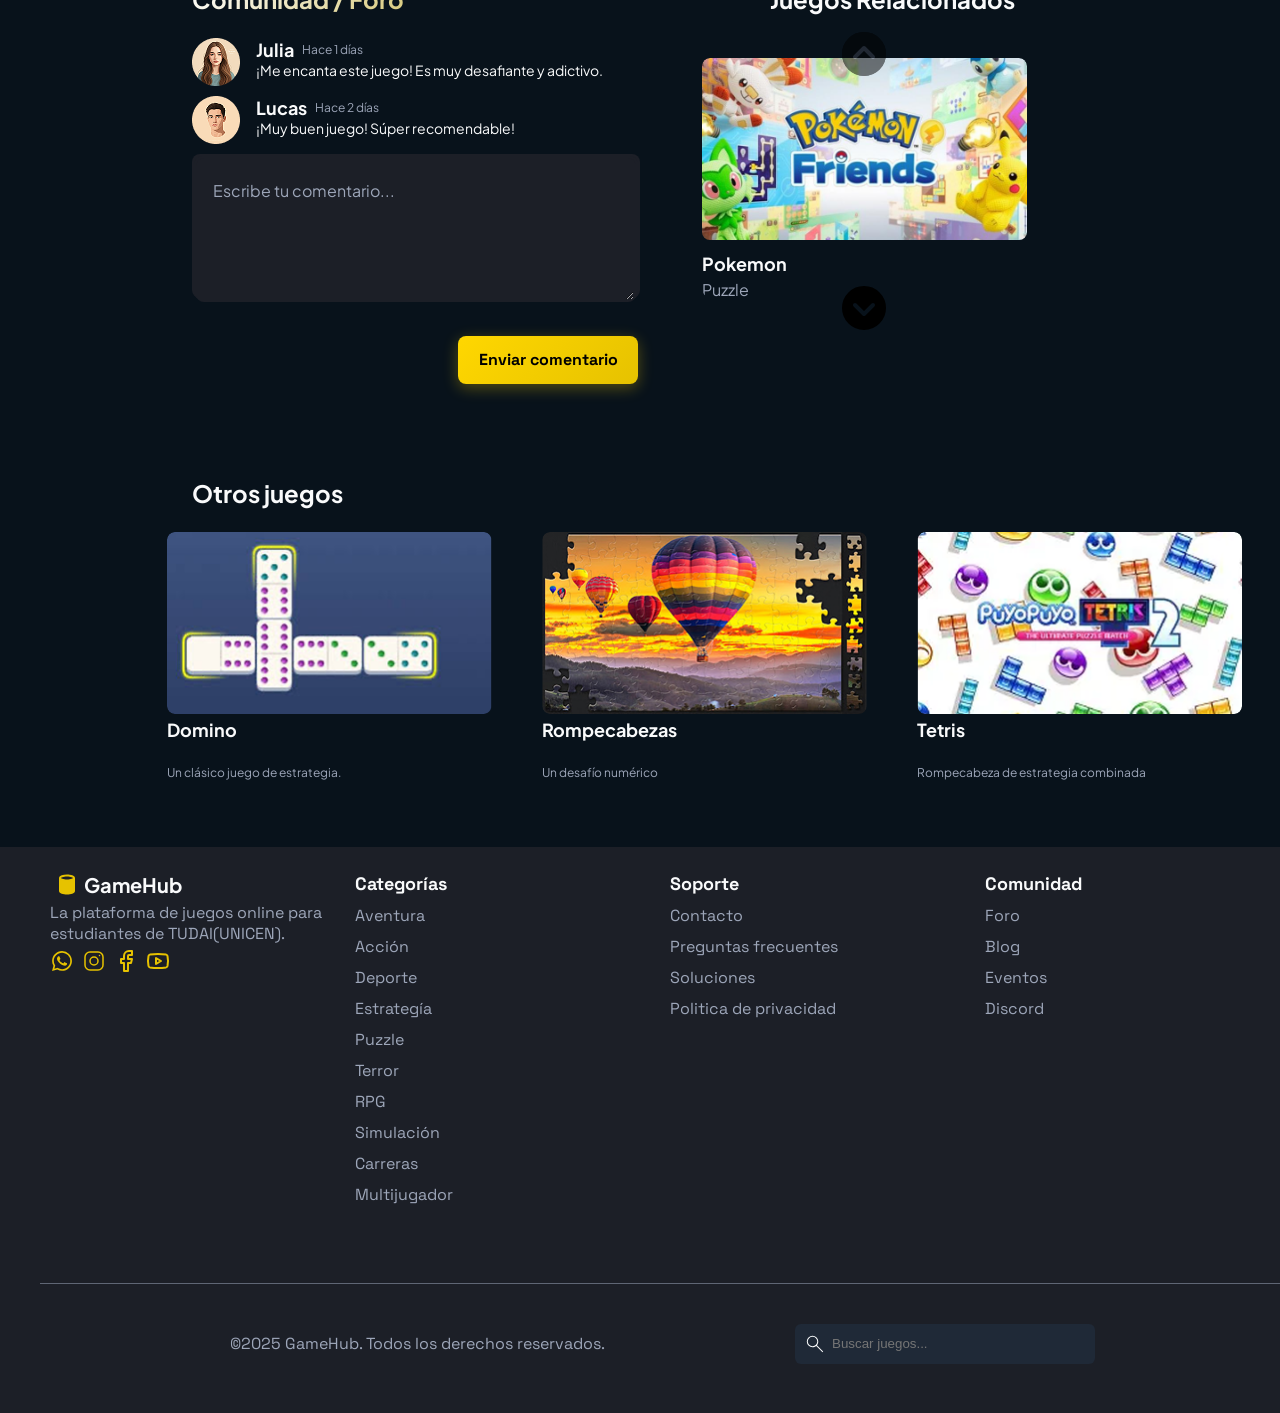
<file: Entregable3/blocka.html>
<!DOCTYPE html>
<html lang="en">

<head>
    <meta charset="UTF-8" />
    <meta name="viewport" content="width=device-width, initial-scale=1.0" />
    <link rel="stylesheet" href="estilos/style.css" />
    <link rel="stylesheet" href="estilos/blocka.css" />
    <link rel="shortcut icon" href="iconos/icono-logo.svg" />
    <title>Blocka - GameHub</title>
</head>

<body>
    <header>
        <div class="busqueda">
            <button class="btn-hamburguesa">
                <img src="iconos/icono-hamburguesa.svg" alt="Menú despegable" />
            </button>
            <button class="btn-buscar">
                <img src="iconos/icono-lupa.svg" alt="Buscar" />
            </button>
        </div>

        <div class="overlay"></div>
        <nav class="menu-hamburguesa">
            <button class="btn-cerrar-hamburguesa">
                <img src="iconos/icono-cerrar.svg" alt="Cerrar menú" />
            </button>
            <ul>
                <li class="item-menu"><a href="index.html">HOME</a></li>
                <li class="titulo-categorias"><span>Categorias</span></li>
                <li class="item-menu"><a href="#">Aventura</a></li>
                <li class="item-menu"><a href="#">Acción</a></li>
                <li class="item-menu"><a href="#">Deporte</a></li>
                <li class="item-menu"><a href="#">Estrategía</a></li>
                <li class="item-menu"><a href="#">Puzzle</a></li>
                <li class="item-menu"><a href="#">Terror</a></li>
                <li class="item-menu"><a href="#">RPG</a></li>
                <li class="item-menu"><a href="#">Simulación</a></li>
                <li class="item-menu"><a href="#">Carreras</a></li>
                <li class="item-menu"><a href="#">Multijugador</a></li>
            </ul>
        </nav>

        <div class="desplegable-busqueda">
            <button>
                <img src="iconos/icono-cerrar.svg" alt="Cerrar campo búsqueda" class="btn-cerrar-campo" />
            </button>
            <form class="buscar-juego">
                <button>
                    <img src="iconos/icono-lupa.svg" alt="Buscar juego" />
                </button>
                <input type="text" name="campo-busqueda" placeholder="Buscar juegos..." id="campo-busqueda" />
            </form>
        </div>

        <div class="logo">
            <img src="iconos/icono-logo.svg" alt="Logo GameHub" />
            <a href="index.html">
                <h1>GameHub</h1>
            </a>
        </div>

        <div class="nav-usuario">
            <button class="btn-acceso-directo">
                <img src="iconos/icono-corazon.svg" alt="Mis juegos" />
            </button>
            <button class="btn-acceso-directo">
                <img src="iconos/icono-carrito.svg" alt="carrito" />
            </button>
            <button class="btn-usuario">
                <img src="iconos/icono-usuario.svg" alt="Menú usuario" />
            </button>

            <nav class="desplegable-usuario">
                <div class="usuario">
                    <button class="btn-cerrar-opciones">
                        <img src="iconos/icono-cerrar.svg" alt="Cerrar menú usuario" />
                    </button>
                    <img src="iconos/icono-usuario.svg" alt="Foto usuario" />
                    <p class="nickname">Juani</p>
                </div>
                <ul class="opciones-usuario">
                    <li class="opcion-usuario">
                        <a href="#">Mi perfil</a>
                    </li>
                    <li class="opcion-usuario">
                        <a href="#">Mis Juegos</a>
                    </li>
                    <li class="opcion-usuario">
                        <a href="#">Configuración</a>
                    </li>
                    <li class="opcion-usuario">
                        <a href="inicio-sesion.html" id="cerrar-sesion">Cerrar sesión</a>
                    </li>
                </ul>
            </nav>
        </div>
    </header>

    <main>
      <div class="container-general">
        <nav class="bread" aria-label="Navegación de migas de pan">
          <div class="div-wrapper"><a href="#" class="text-wrapper">Sugerencias</a></div>
          <div class="div-wrapper"><span class="text-wrapper" aria-hidden="true">/</span></div>
          <div class="div-wrapper"><a href="#" class="text-wrapper">Puzzle</a></div>
          <div class="div-wrapper"><span class="text-wrapper" aria-hidden="true">/</span></div>
          <div class="div-wrapper"><span class="text-wrapper actual" aria-current="page">Blocka</span></div>
        </nav>
          
        
        <!-- PORTADA DEL JUEGO -->
        <div class="juegar-juego" id="portada-juego">
            <div class="juego-jugar-video">
                <img src="imagenes/juego/blocka1.jpg"
                    alt="Vista previa del juego Blocka con piezas de rompecabezas rotadas">
                <!-- Botón que aparece al hover -->
                <button class="btn-aadir-carrito btn-chico btn btn-hover-overlay" type="button" id="btn-jugar-ahora">
                    <span class="text-wrapper"><span class="text-2">Jugar Ahora</span></span>
                </button>
            </div>
        </div>

        
        <div id="game-container" style="display:none;">
           
            <!-- Pantalla de inicio -->
            <div id="menu-screen" class="screen active">
                <h1>BLOCKA</h1>
                <p class="info-text">Rota las piezas para formar la imagen completa</p>

                <div id="config-options">
                    <h3 style="text-align: center; margin-bottom: 15px;">Configuración</h3>
                    <div class="config-row">
                        <label>Elige cuadricula:</label>
                        <select id="grid-size">
                            <option value="2x2">2x2 (4 piezas)</option>
                            <option value="2x3">2x3 (6 piezas)</option>
                            <option value="2x4">2x4 (8 piezas)</option>
                      
                        </select>
                    </div>
                    <div class="config-row">
                        <label>Tiempo límite:</label>
                        <select id="time-limit">
                            <option value="0">Sin límite</option>
                            <option value="60">1 minuto</option>
                            <option value="120">2 minutos</option>
                            <option value="180">3 minutos</option>
                        </select>
                    </div>
                </div>

                <div class="btn-container">
                    <button id="btn-start" class="btn btn-xs">Comenzar</button>
                </div>
            </div>


            <!-- Pantalla de selección de imagen -->
            <div id="image-select-screen" class="screen">
                <h2>Selecciona una imagen</h2>
                <p class="info-text">¡Elige con cuál imagen jugarás este nivel!</p>
                <div id="loading-text" class="loading">Generando imágenes...</div>
                <div id="thumbnail-container"></div>
                <div class="btn-container">
                    <button id="btn-random-image" class="btn btn-chico" style="display:none;">Imagen
                        Aleatoria</button>
                </div>
            </div>

            <!-- Pantalla de juego -->
            <div id="game-screen" class="screen">
                <div id="game-header">
                    <span id="level-display">Nivel: 1</span>
                    <span id="timer-display">00:00</span>
                    <span id="max-time-display"></span>
                </div>

                <div class="progress-bar">
                    <div class="progress-fill" id="progress-fill"></div>
                </div>

                <canvas id="game-canvas"></canvas>

                <div id="help-status"></div>

                <div class="btn-container">
                    <button id="btn-help" class="btn btn-xs">Ayudita (+5s)</button>
                    <button id="btn-menu" class="btn btn-xs">Menú</button>
                </div>
            </div>

            <!-- Pantalla de victoria -->
            <div id="victory-screen" class="screen">
                <h2>¡Nivel Completado!</h2>
                <p id="victory-time">Tiempo: 00:00</p>
                <div id="victory-stats"></div>
                <div class="btn-container">
                    <button id="btn-next-level" class="btn btn-xs">Siguiente Nivel</button>
                    <button id="btn-menu-victory" class="btn btn-xs"> Menú Principal</button>
                </div>
            </div>

            <!-- Pantalla de derrota -->
            <div id="defeat-screen" class="screen">
                <h2>¡Tiempo agotado!</h2>
                <p id="defeat-message">No lograste completar el nivel a tiempo</p>
                <div class="btn-container">
                    <button id="btn-retry" class="btn btn-xs"> Reintentar</button>
                    <button id="btn-menu-defeat" class="btn btn-xs">Menú Principal</button>
                </div>
            </div>
        </div>

        <div class="juego-pago">
            <h1 class="titulo-juego">Blocka</h1>
            <div class="btn-juego-pago">
                <button class="btn-compartir" type="button" aria-label="Compartir juego">
                    <img src="iconos/compartir.svg" alt="Icono compartir" />
                </button>
                <a href="index.html" class="btn-volver-link">
                    <button class="btn-volver btn btn-chico" type="button">
                        <span class="text-wrapper"><span class="text">Volver al inicio</span></span>
                    </button>
                </a>
            </div>
        </div>

         <section class="informacion-juego">
            <!-- <div class="informacion-juego"> -->
                <div class="div-wrapper">
                    <h2 class="text-wrapper-2">Información del Juego</h2>
                </div>

                <div class="container-fotos-info">
                    <div class="container-fotos">
                        <img class="img-img" src="imagenes/juego/blocka1.jpg" alt="Imagen juego blocka" />
                        <div class="img-play-container">
                            <img class="img-img" src="imagenes/juego/blocka2.png" alt="Imagen juego blocka con animación" />
                        </div>
                    </div>

                    <div class="info">
                        <div class="div-wrapper">
                            <p>
                                Blocka es un juego de rompecabezas visual en el que una imagen se divide en varias
                                piezas desordenadas y
                                rotadas. El obje tivo es girar cada pieza hasta que todas encajen correctamente y la
                                imagen original se
                                reconstruya por completo.
                            </p>
                        </div>
                        <div class="div-wrapper">
                            <p>
                                Este juego pone a prueba tu observación, concentración y atención al detalle. Cada nivel
                                ofrece un nuevo
                                desafío visual que combina relajación y lógica, ideal para quienes disfrutan resolver
                                acertijos y ordenar el
                                caos pieza por pieza.
                            </p>
                        </div>
                    </div>
                </div>
            <!-- </div> -->
        </section>


        <section class="ayuda-instrucciones">
            <div class="div-wrapper">
                <h2 class="text-wrapper-2">Ayuda / Instrucciones</h2>
            </div>
            <div class="div-wrapper">
                <ul class="instrucciones">
                    <li class="instrucciones-item">
                        <strong class="span">Objetivo</strong><span class="text-wrapper-3">: Armar correctamente una
                            imagen descompuesta en cuatro partes rotadas.
                            El jugador debe girar cada subimagen hasta que todas estén orientadas de forma correcta y
                            formen la imagen original completa.</span>
                    </li>
                    <li class="instrucciones-item">
                        <strong class="span">Preparación</strong><span class="text-wrapper-3">: Al iniciar el nivel, el
                            sistema elige aleatoriamente una imagen del
                            banco disponible y la divide en cuatro subimágenes. Cada pieza se muestra rotada y con un
                            filtro aplicado (escala de grises, brillo o
                            negativo, según el nivel). Al presionar “Comenzar”, se inicia el temporizador.</span>
                    </li>
                    <li class="instrucciones-item">
                        <strong class="span">Movimiento</strong><span class="text-wrapper-3">: Para rotar una pieza,
                            hacé clic sobre ella. Con el botón izquierdo,
                            la pieza gira hacia la izquierda. Con el botón derecho, la pieza gira hacia la
                            derecha.</span>
                    </li>
                    <li class="instrucciones-item">
                        <strong class="span">Reglas</strong><span class="text-wrapper-3">: El temporizador registra el
                            tiempo total del nivel y se detiene
                            automáticamente cuando la imagen queda correctamente armada. Si se elige la opción de
                            “Ayudita”, una subimagen se coloca en su
                            posición correcta, pero se suman 5 segundos al contador.</span>
                    </li>
                    <li class="instrucciones-item">
                        <strong class="span">Fin del juego</strong><span class="text-wrapper-3">: El nivel termina
                            cuando la imagen final se completa. En ese momento,
                            se muestran los colores originales y el jugador puede elegir entre volver al Menú Principal
                            o continuar al siguiente nivel, que presenta una
                            nueva imagen y un filtro diferente.</span>
                    </li>
                    <li class="instrucciones-item">
                        <strong class="span">Cómo ganar</strong><span class="text-wrapper-3">: Completá todos los
                            niveles en el menor tiempo posible. En los niveles
                            avanzados, el desafío aumenta con más filtros, piezas desordenadas y un límite de tiempo
                            máximo.</span>
                    </li>
                </ul>
            </div>
        </section>

        <div class="container-foro-mis-juegos">
            <section class="comunidad-foro">
                <div class="div-wrapper">
                    <h2 class="text-wrapper-2">Comunidad / Foro</h2>
                </div>

                <div class="container-comentarios">
                    <article class="container-comentario">
                        <img class="img-2" src="imagenes/juego/sofia-avatar.png" alt="Avatar de Sofía" />
                        <div class="container-texto-comentario">
                            <header-comentario class="paragraph">
                                <h3 class="text-wrapper-4">Julia</h3>
                                <time class="text-wrapper-5" datetime="2024-01-01">Hace 1 días</time>
                            </header-comentario>
                            <div class="div-wrapper">
                                <p class="text-wrapper-6">¡Me encanta este juego! Es muy desafiante y adictivo.</p>
                            </div>
                        </div>
                    </article>

                    <article class="container-comentario">
                        <img class="img-2" src="imagenes/juego/martin-avatar.png" alt="Avatar de Martín" />
                        <div class="container-texto-comentario">
                            <header-comentario class="paragraph">
                                <h3 class="text-wrapper-4">Lucas</h3>
                                <time class="text-wrapper-5" datetime="2024-01-01">Hace 2 días</time>
                            </header-comentario>
                            <div class="div-wrapper">
                                <p class="text-wrapper-6">¡Muy buen juego! Súper recomendable!</p>
                            </div>
                        </div>
                    </article>
                </div>

                <form class="form" action="#" method="post">
                    <div class="textarea">
                        <textarea id="comment" name="comment" class="conteiner-escribir"
                            placeholder="Escribe tu comentario..." rows="6" required
                            aria-describedby="comment-help"></textarea>
                    </div>
                    <div class="btn-aadir-carrito-wrapper">
                        <button class="btn-aadir-carrito btn-chico btn" type="submit">
                            <span class="text-wrapper"><span class="text-2">Enviar comentario</span></span>
                        </button>
                    </div>
                </form>
            </section>

            <section class="mis-juegos">
                <h2 class="text-wrapper-2">Juegos Relacionados</h2>
                <div class="mis-juegos-contendor">
                    <!--cinta desplaza las cards, como si fuese una cinta de la caja de un supermercado-->
                    <div class="cinta" id="cinta-mis-juegos"></div>
                </div>

                 <button class="btn-carrusel flecha-atras" id="btn-atras-mis-juegos">
                    <img src="iconos/Flecha-arriba.svg" alt="" srcset="">
                </button>
                <button class="btn-carrusel flecha-siguiente" id="btn-siguiente-mis-juegos">
                    <img src="iconos/Flecha-abajo.svg" alt="" srcset="">
                </button>
               
            </section>
        </div>

        <section class="juegos-relacionados">
            <!-- <div class="div-2"> -->
                <div class="div-wrapper">
                    <h2 class="text-wrapper-2">Otros juegos</h2>
                </div>
                <div class="container-cards">
                    <article class="card-juegos">
                        <div class="image-2" role="img" aria-label="Imagen del juego Domino">
                            <img class="img" src="imagenes/juego/domino.png" alt="relacionados" />
                        </div>
                        <div class="container-11">
                            <div class="div-wrapper">
                                <h3 class="text-wrapper-4">Domino</h3>
                            </div>
                            <div class="div-wrapper">
                                <p class="text-wrapper-5">Un clásico juego de estrategia.</p>
                            </div>
                        </div>
                    </article>

                    <article class="card-juegos">
                        <div class="image-3" role="img" aria-label="Imagen del juego Rompecabezas">
                            <img class="img" src="imagenes/juego/rompecabeza.png" alt="relacionados" />
                        </div>
                        <div class="container-11">
                            <div class="div-wrapper">
                                <h3 class="text-wrapper-4">Rompecabezas</h3>
                            </div>
                            <div class="div-wrapper">
                                <p class="text-wrapper-5">Un desafío numérico</p>
                            </div>
                        </div>
                    </article>

                    <article class="card-juegos">
                        <div class="image-4" role="img" aria-label="Imagen del juego Tetris">
                            <img class="img" src="imagenes/juego/tetris.png" alt="relacionados" />
                        </div>
                        <div class="container-11">
                            <div class="div-wrapper">
                                <h3 class="text-wrapper-4">Tetris</h3>
                            </div>
                            <div class="div-wrapper">
                                <p class="text-wrapper-5">Rompecabeza de estrategia combinada</p>
                            </div>
                        </div>
                    </article>
                </div>
            </div>
        </section>

      <!-- </div> -->
    </main>

    <footer>
        <div class="inicio-footer">
            <div class="logo">
                <img src="iconos/icono-logo.svg" alt="Logo GameHub" />
                <a href="index.html">
                    <h1>GameHub</h1>
                </a>
            </div>

            <h4 class="texto-footer">
                La plataforma de juegos online para estudiantes de TUDAI(UNICEN).
            </h4>

            <div class="redes-footer">
                <button class="btn-red-social">
                    <img src="iconos/icono-whatsapp.svg" />
                </button>
                <button class="btn-red-social">
                    <img src="iconos/icono-instagram.svg" />
                </button>
                <button class="btn-red-social">
                    <img src="iconos/icono-facebook.svg" />
                </button>
                <button class="btn-red-social">
                    <img src="iconos/icono-youtube.svg" />
                </button>
            </div>
        </div>

        <div class="categoria-footer">
            <h4 class="titulo-seccion-footer">Categorías</h4>
            <ul>
                <li class="opcion-footer">
                    <a href="#" class="texto-footer acceso">Aventura</a>
                </li>
                <li class="opcion-footer">
                    <a href="#" class="texto-footer acceso">Acción</a>
                </li>
                <li class="opcion-footer">
                    <a href="#" class="texto-footer acceso">Deporte</a>
                </li>
                <li class="opcion-footer">
                    <a href="#" class="texto-footer acceso">Estrategía</a>
                </li>
                <li class="opcion-footer">
                    <a href="#" class="texto-footer acceso">Puzzle</a>
                </li>
                <li class="opcion-footer">
                    <a href="#" class="texto-footer acceso">Terror</a>
                </li>
                <li class="opcion-footer">
                    <a href="#" class="texto-footer acceso">RPG</a>
                </li>
                <li class="opcion-footer">
                    <a href="#" class="texto-footer acceso">Simulación</a>
                </li>
                <li class="opcion-footer">
                    <a href="#" class="texto-footer acceso">Carreras</a>
                </li>
                <li class="opcion-footer">
                    <a href="#" class="texto-footer acceso">Multijugador</a>
                </li>
            </ul>
        </div>

        <div class="soporte-footer">
            <h4 class="titulo-seccion-footer">Soporte</h4>
            <ul>
                <li class="opcion-footer">
                    <a href="#" class="texto-footer acceso">Contacto</a>
                </li>
                <li class="opcion-footer">
                    <a href="#" class="texto-footer acceso">Preguntas frecuentes</a>
                </li>
                <li class="opcion-footer">
                    <a href="#" class="texto-footer acceso">Soluciones</a>
                </li>
                <li class="opcion-footer">
                    <a href="#" class="texto-footer acceso">Politica de privacidad</a>
                </li>
            </ul>
        </div>

        <div class="comunidad-footer">
            <h4 class="titulo-seccion-footer">Comunidad</h4>
            <ul>
                <li class="opcion-footer">
                    <a href="#" class="texto-footer acceso">Foro</a>
                </li>
                <li class="opcion-footer">
                    <a href="#" class="texto-footer acceso">Blog</a>
                </li>
                <li class="opcion-footer">
                    <a href="#" class="texto-footer acceso">Eventos</a>
                </li>
                <li class="opcion-footer">
                    <a href="#" class="texto-footer acceso">Discord</a>
                </li>
            </ul>
        </div>

        <div class="fin-footer">
            <p class="texto-footer">
                &copy;2025 GameHub. Todos los derechos reservados.
            </p>
            <form class="buscar-juego">
                <button>
                    <img src="iconos/icono-lupa.svg" alt="Buscar juego" />
                </button>
                <input type="text" name="campo-busqueda" placeholder="Buscar juegos..." id="campo-busqueda" />
            </form>
        </div>
    </footer>
    </div>

    <script type="module" src="javascript/blocka.js"></script>
    <script type="module" src="javascript/home.js"></script>   
    
</body>

</html>
</file>
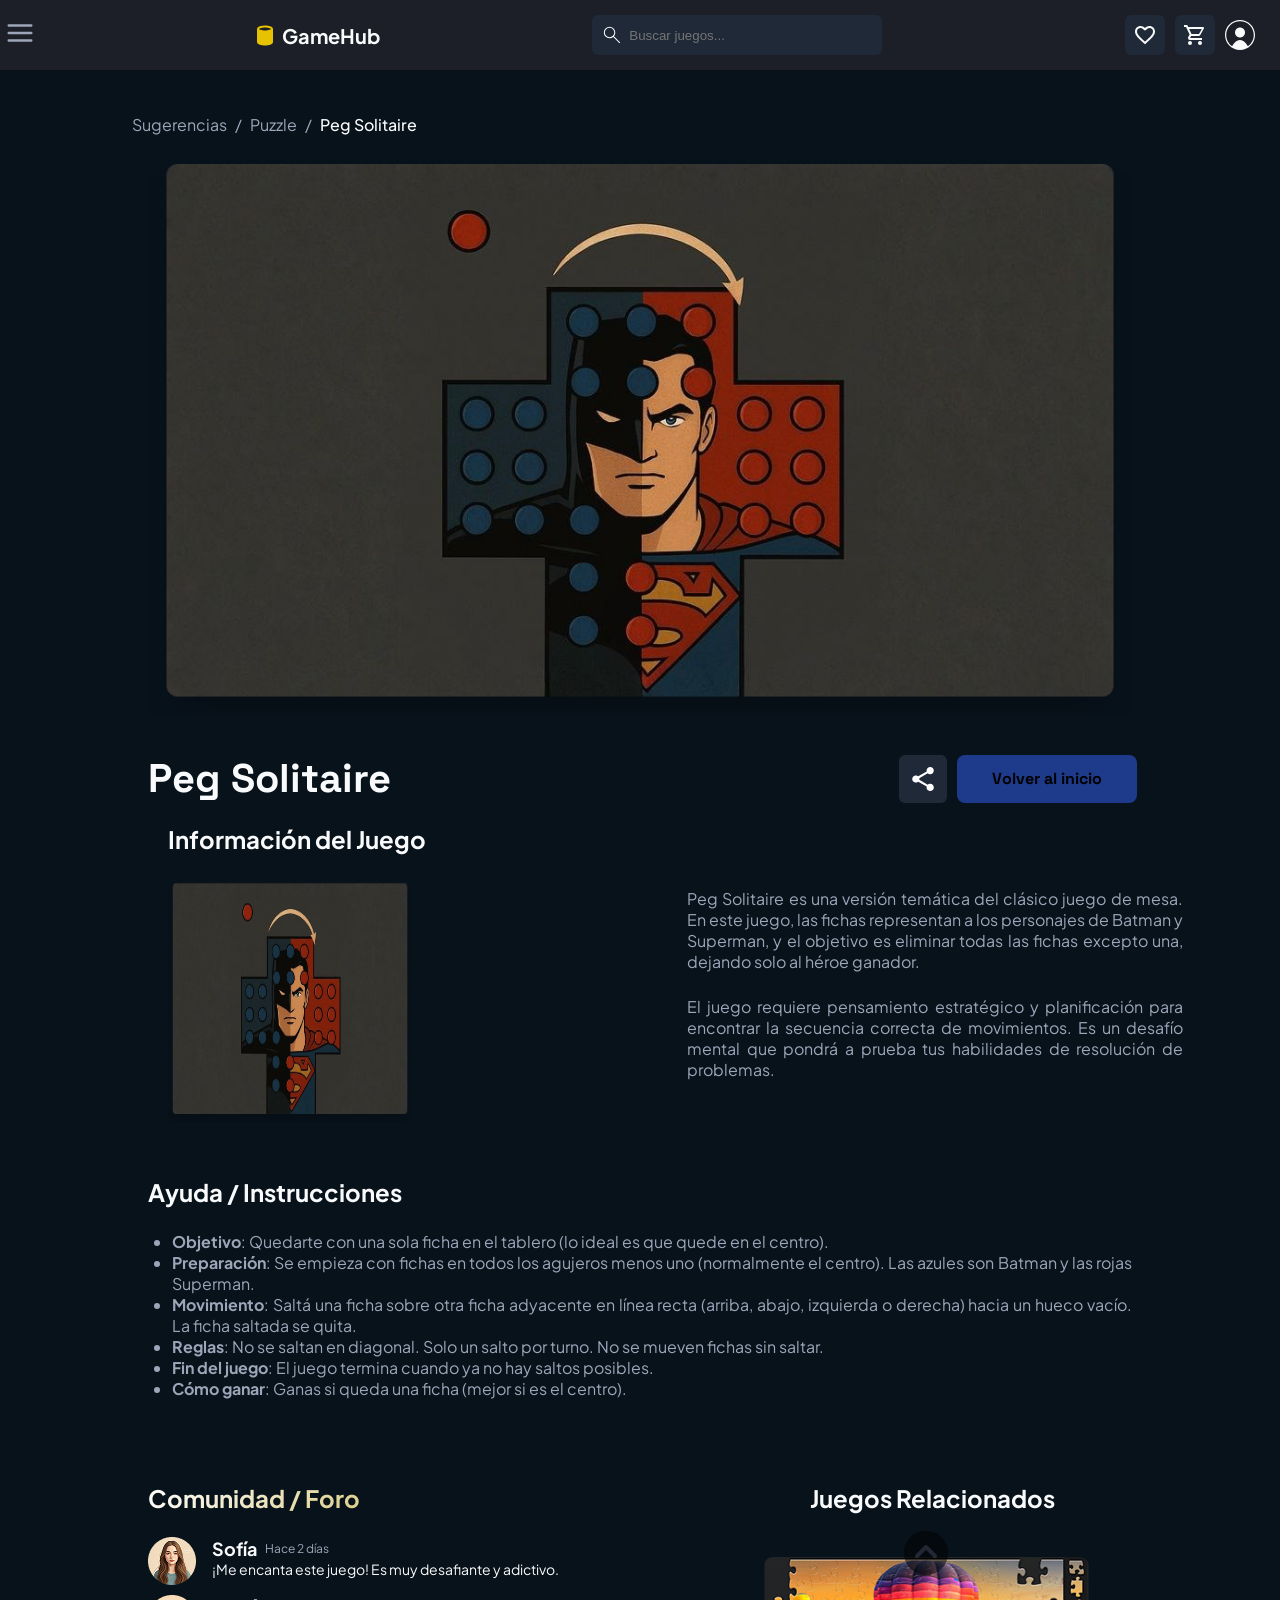
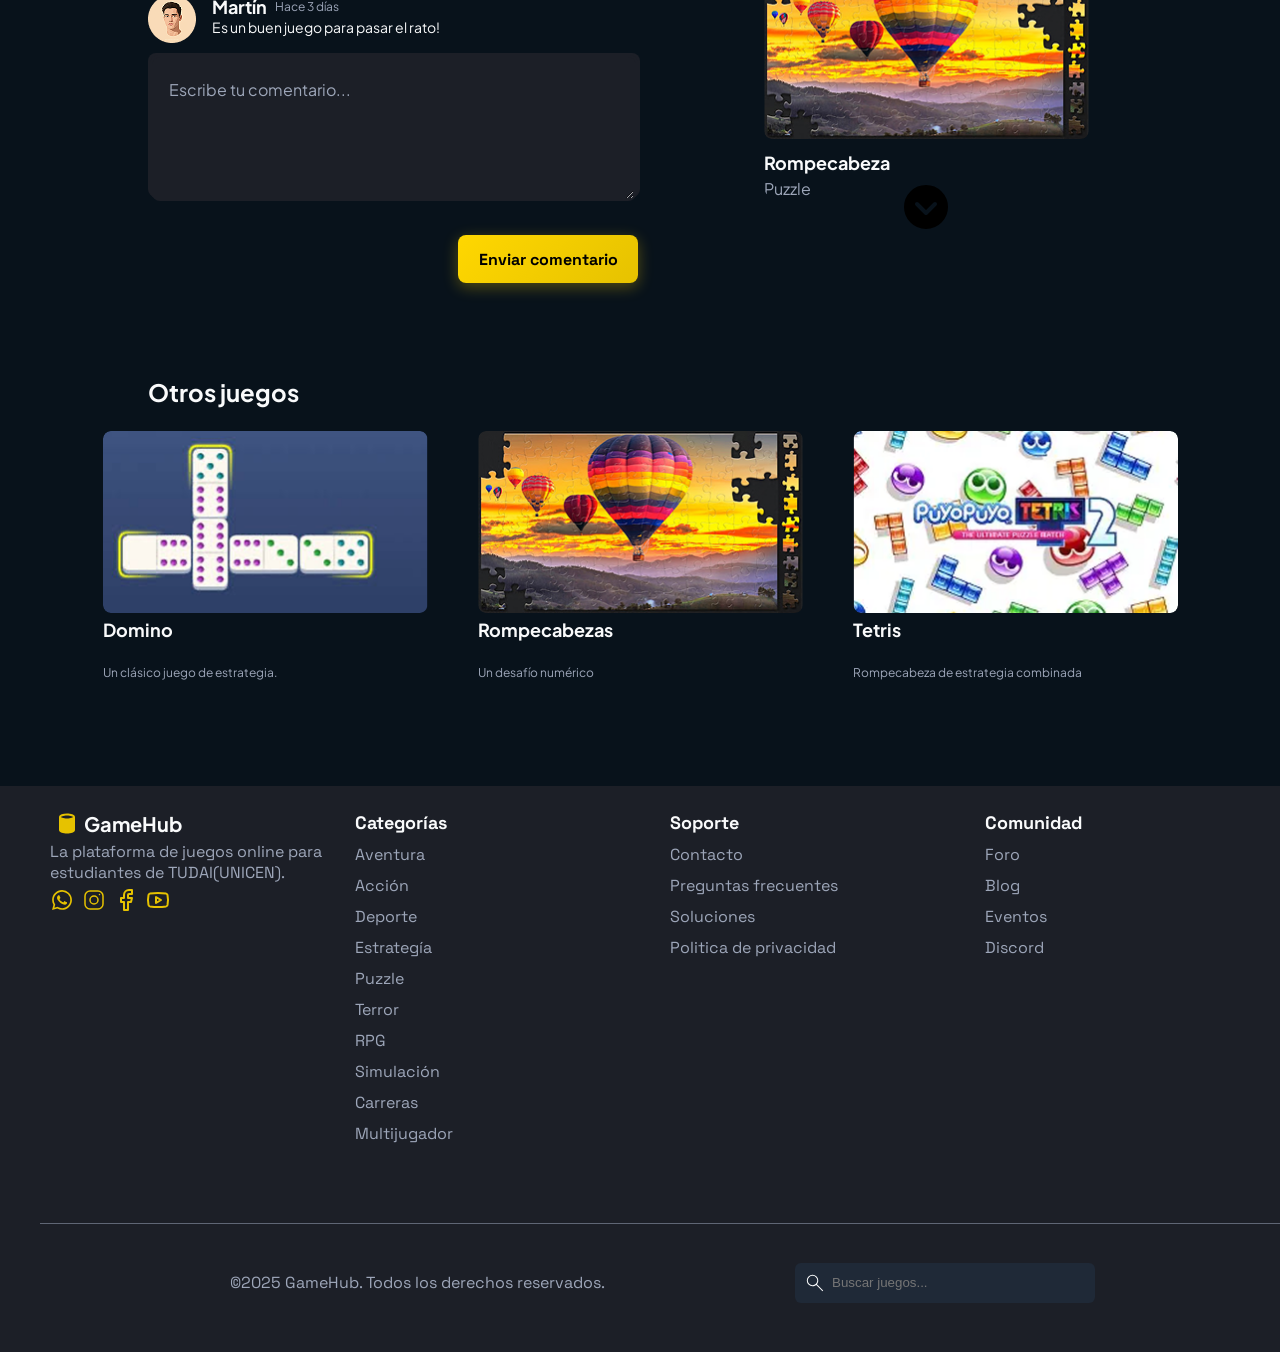
<file: Entregable3/jugar.html>
<!DOCTYPE html>
<html lang="es">

<head>
  <meta name="viewport" content="width=device-width, initial-scale=1" />
  <meta charset="utf-8" />
  <link rel="shortcut icon" href="iconos/icono-logo.svg" />
  <title>Peg Solitaire - Juego de Estrategia</title>
  <meta name="description"
    content="Juega Peg Solitaire, un desafiante juego de estrategia con temática de Batman y Superman. Elimina todas las fichas excepto una." />
  <link rel="stylesheet" href="estilos/style.css" />
  <link rel="stylesheet" href="estilos/styleJugar.css" />
</head>

<header>
  <div class="busqueda">
    <button class="btn-hamburguesa">
      <img src="iconos/icono-hamburguesa.svg" alt="Menú despegable" />
    </button>
    <button class="btn-buscar">
      <img src="iconos/icono-lupa.svg" alt="Buscar" />
    </button>
  </div>

  <div class="overlay"></div>

  <nav class="menu-hamburguesa">
    <button class="btn-cerrar-hamburguesa">
      <img src="iconos/icono-cerrar.svg" alt="Cerrar menú" />
    </button>
    <ul>
      <li class="item-menu"><a href="index.html">HOME</a></li>
      <li class="titulo-categorias"><span>Categorias</span></li>
      <li class="item-menu"><a href="#">Aventura</a></li>
      <li class="item-menu"><a href="#">Acción</a></li>
      <li class="item-menu"><a href="#">Deporte</a></li>
      <li class="item-menu"><a href="#">Estrategía</a></li>
      <li class="item-menu"><a href="#">Puzzle</a></li>
      <li class="item-menu"><a href="#">Terror</a></li>
      <li class="item-menu"><a href="#">RPG</a></li>
      <li class="item-menu"><a href="#">Simulación</a></li>
      <li class="item-menu"><a href="#">Carreras</a></li>
      <li class="item-menu"><a href="#">Multijugador</a></li>
    </ul>
  </nav>

  <div class="desplegable-busqueda">
    <button>
      <img src="iconos/icono-cerrar.svg" alt="Cerrar campo búsqueda" class="btn-cerrar-campo" />
    </button>
    <form class="buscar-juego">
      <button>
        <img src="iconos/icono-lupa.svg" alt="Buscar juego" />
      </button>
      <input type="text" name="campo-busqueda" placeholder="Buscar juegos..." id="campo-busqueda" />
    </form>
  </div>

  <div class="logo">
    <img src="iconos/icono-logo.svg" alt="Logo GameHub" />
    <a href="index.html">
      <h1>GameHub</h1>
    </a>
  </div>

  <div class="nav-usuario">
    <button class="btn-acceso-directo">
      <img src="iconos/icono-corazon.svg" alt="Mis juegos" />
    </button>
    <button class="btn-acceso-directo">
      <img src="iconos/icono-carrito.svg" alt="carrito" />
    </button>
    <button class="btn-usuario">
      <img src="iconos/icono-usuario.svg" alt="Menú usuario" />
    </button>

    <nav class="desplegable-usuario">
      <div class="usuario">
        <button class="btn-cerrar-opciones">
          <img src="iconos/icono-cerrar.svg" alt="Cerrar menú usuario" />
        </button>
        <img src="iconos/icono-usuario.svg" alt="Foto usuario" />
        <p class="nickname">Juani</p>
      </div>
      <ul class="opciones-usuario">
        <li class="opcion-usuario">
          <a href="#">Mi perfil</a>
        </li>
        <li class="opcion-usuario">
          <a href="#">Mis Juegos</a>
        </li>
        <li class="opcion-usuario">
          <a href="#">Configuración</a>
        </li>
        <li class="opcion-usuario">
          <a href="inicio-sesion.html" id="cerrar-sesion">Cerrar sesión</a>
        </li>
      </ul>
    </nav>
  </div>
</header>

<body>
  <main class="frame">


    <div class="contenido-home">

      <div class="container-general">
        <nav class="bread" aria-label="Navegación de migas de pan">
          <div class="div-wrapper"><a href="#" class="text-wrapper">Sugerencias</a></div>
          <div class="div-wrapper"><span class="text-wrapper" aria-hidden="true">/</span></div>
          <div class="div-wrapper"><a href="#" class="text-wrapper">Puzzle</a></div>
          <div class="div-wrapper"><span class="text-wrapper" aria-hidden="true">/</span></div>
          <div class="div-wrapper"><span class="text-wrapper actual" aria-current="page">Peg Solitaire</span></div>
        </nav>
        <section class="juegar-juego">
          <div class="juego-jugar-video">
            <img src="imagenes/juego/peg-solitaire.png"
              alt="Vista previa del juego Peg Solitaire con fichas de Batman y Superman">

            <!-- Botón que aparece al hover -->
            <button class="btn-aadir-carrito btn-chico btn btn-hover-overlay" type="button">
              <span class="text-wrapper"><span class="text-2">Jugar Ahora</span></span>
            </button>
          </div>
        </section>

        <div class="juego-pago">
          <h1 class="titulo-juego">Peg Solitaire</h1>
          <div class="btn-juego-pago">
            <button class="btn-compartir" type="button" aria-label="Compartir juego">
              <img src="iconos/compartir.svg" alt="Icono compartir" />
            </button>
            <a href="index.html" class="btn-volver-link">
              <button class="btn-volver btn btn-chico" type="button">
                <span class="text-wrapper"><span class="text">Volver al inicio</span></span>
              </button>
            </a>
          </div>
        </div>
      </div>
    </div>

    <section class="informacion-juego">
      <div class="informacion-juego">
        <div class="div-wrapper">
          <h2 class="text-wrapper-2">Información del Juego</h2>
        </div>

        <div class="container-fotos-info">
          <div class="container-fotos">
            <img class="img-img" src="imagenes/juego/peg-solitaire.png"
              alt="Ficha de Batman en el juego Peg Solitaire" />
            <div class="img-play-container">
              <video class="img img-play" muted>
                <source src="imagenes/juego/Peg_Solitarie_ejecucion.mp4" type="video/mp4" />
                Tu navegador no soporta la reproducción de video.
              </video>

              <!-- <button class="play-juego-principal" type="button" aria-label="Reproducir video del juego">
                  <img class="play-juego" src="img/play-juego.svg" alt="Icono de reproducir" />
                </button> -->
            </div>
          </div>

          <div class="info">
            <div class="div-wrapper">
              <p class="p">
                Peg Solitaire es una versión temática del clásico juego de mesa. En este juego, las fichas
                representan a los personajes de Batman y Superman, y el objetivo es eliminar todas las
                fichas excepto una, dejando solo al héroe ganador.
              </p>
            </div>
            <div class="div-wrapper">
              <p class="p">
                El juego requiere pensamiento estratégico y planificación para encontrar la secuencia
                correcta de movimientos. Es un desafío mental que pondrá a prueba tus habilidades de
                resolución de problemas.
              </p>
            </div>
          </div>
        </div>
      </div>
    </section>

    <section class="ayuda-instrucciones">
      <div class="div-wrapper">
        <h2 class="text-wrapper-2">Ayuda / Instrucciones</h2>
      </div>
      <div class="div-wrapper">
        <ul class="instrucciones">
          <li class="instrucciones-item">
            <strong class="span">Objetivo</strong><span class="text-wrapper-3">: Quedarte con una sola ficha
              en el
              tablero (lo ideal es que quede en el centro).</span>
          </li>
          <li class="instrucciones-item">
            <strong class="span">Preparación</strong><span class="text-wrapper-3">: Se empieza con fichas en
              todos los
              agujeros menos uno (normalmente el centro). Las azules son Batman y las rojas
              Superman.</span>
          </li>
          <li class="instrucciones-item">
            <strong class="span">Movimiento</strong><span class="text-wrapper-3">: Saltá una ficha sobre
              otra ficha
              adyacente en línea recta (arriba, abajo, izquierda o derecha) hacia un hueco vacío. La ficha
              saltada se
              quita.</span>
          </li>
          <li class="instrucciones-item">
            <strong class="span">Reglas</strong><span class="text-wrapper-3">: No se saltan en diagonal.
              Solo un salto
              por turno. No se mueven fichas sin saltar.</span>
          </li>
          <li class="instrucciones-item">
            <strong class="span">Fin del juego</strong><span class="text-wrapper-3">: El juego termina
              cuando ya no hay
              saltos posibles.</span>
          </li>
          <li class="instrucciones-item">
            <strong class="span">Cómo ganar</strong><span class="text-wrapper-3">: Ganas si queda una ficha
              (mejor si es
              el centro).</span>
          </li>
        </ul>
      </div>
    </section>


    <div class="container-foro-mis-juegos">
      <section class="comunidad-foro">
        <div class="div-wrapper">
          <h2 class="text-wrapper-2">Comunidad / Foro</h2>
        </div>

        <div class="container-comentarios">
          <article class="container-comentario">
            <img class="img-2" src="imagenes/juego/sofia-avatar.png" alt="Avatar de Sofía" />
            <div class="container-texto-comentario">
              <header-comentario class="paragraph">
                <h3 class="text-wrapper-4">Sofía</h3>
                <time class="text-wrapper-5" datetime="2024-01-01">Hace 2 días</time>
              </header-comentario>
              <div class="div-wrapper">
                <p class="text-wrapper-6">¡Me encanta este juego! Es muy desafiante y adictivo.</p>
              </div>
            </div>
          </article>

          <article class="container-comentario">
            <img class="img-2" src="imagenes/juego/martin-avatar.png" alt="Avatar de Martín" />
            <div class="container-texto-comentario">
              <header-comentario class="paragraph">
                <h3 class="text-wrapper-4">Martín</h3>
                <time class="text-wrapper-5" datetime="2024-01-01">Hace 3 días</time>
              </header-comentario>
              <div class="div-wrapper">
                <p class="text-wrapper-6">Es un buen juego para pasar el rato!</p>
              </div>
            </div>
          </article>
        </div>

        <form class="form" action="#" method="post">
          <div class="textarea">
            <textarea id="comment" name="comment" class="conteiner-escribir" placeholder="Escribe tu comentario..."
              rows="6" required aria-describedby="comment-help"></textarea>
          </div>
          <div class="btn-aadir-carrito-wrapper">
            <button class="btn-aadir-carrito btn-chico btn" type="submit">
              <span class="text-wrapper"><span class="text-2">Enviar comentario</span></span>
            </button>
          </div>
        </form>
      </section>

      <section class="mis-juegos">
        <h2 class="text-wrapper-2">Juegos Relacionados</h2>
        <div class="mis-juegos-contendor">
          <!--cinta desplaza las cards, como si fuese una cinta de la caja de un supermercado-->
          <div class="cinta" id="cinta-mis-juegos"></div>
        </div>
        <button class="btn-carrusel flecha-atras" id="btn-atras-mis-juegos">
          <img src="iconos/Flecha-arriba.svg" alt="" srcset="">
        </button>
        <button class="btn-carrusel flecha-siguiente" id="btn-siguiente-mis-juegos">
          <img src="iconos/Flecha-abajo.svg" alt="" srcset="">
        </button>
      </section>
    </div>

    <section class="juegos-relacionados">
      <div class="div-2">
        <div class="div-wrapper">
          <h2 class="text-wrapper-2">Otros juegos</h2>
        </div>
        <div class="container-cards">
          <article class="card-juegos">
            <div class="image-2" role="img" aria-label="Imagen del juego Domino">
              <img class="img" src="imagenes/juego/domino.png" alt="relacionados" />
            </div>
            <div class="container-11">
              <div class="div-wrapper">
                <h3 class="text-wrapper-4">Domino</h3>
              </div>
              <div class="div-wrapper">
                <p class="text-wrapper-5">Un clásico juego de estrategia.</p>
              </div>
            </div>
          </article>

          <article class="card-juegos">
            <div class="image-3" role="img" aria-label="Imagen del juego Rompecabezas">
              <img class="img" src="imagenes/juego/rompecabeza.png" alt="relacionados" />
            </div>
            <div class="container-11">
              <div class="div-wrapper">
                <h3 class="text-wrapper-4">Rompecabezas</h3>
              </div>
              <div class="div-wrapper">
                <p class="text-wrapper-5">Un desafío numérico</p>
              </div>
            </div>
          </article>

          <article class="card-juegos">
            <div class="image-4" role="img" aria-label="Imagen del juego Tetris">
              <img class="img" src="imagenes/juego/tetris.png" alt="relacionados" />
            </div>
            <div class="container-11">
              <div class="div-wrapper">
                <h3 class="text-wrapper-4">Tetris</h3>
              </div>
              <div class="div-wrapper">
                <p class="text-wrapper-5">Rompecabeza de estrategia combinada</p>
              </div>
            </div>
          </article>
        </div>
      </div>
    </section>
  </main>

  <footer>
    <div class="inicio-footer">
      <div class="logo">
        <img src="iconos/icono-logo.svg" alt="Logo GameHub" />
        <a href="index.html">
          <h1>GameHub</h1>
        </a>
      </div>

      <h4 class="texto-footer">
        La plataforma de juegos online para estudiantes de TUDAI(UNICEN).
      </h4>

      <div class="redes-footer">
        <button class="btn-red-social">
          <img src="iconos/icono-whatsapp.svg" />
        </button>
        <button class="btn-red-social">
          <img src="iconos/icono-instagram.svg" />
        </button>
        <button class="btn-red-social">
          <img src="iconos/icono-facebook.svg" />
        </button>
        <button class="btn-red-social">
          <img src="iconos/icono-youtube.svg" />
        </button>
      </div>
    </div>

    <div class="categoria-footer">
      <h4 class="titulo-seccion-footer">Categorías</h4>
      <ul>
        <li class="opcion-footer">
          <a href="#" class="texto-footer acceso">Aventura</a>
        </li>
        <li class="opcion-footer">
          <a href="#" class="texto-footer acceso">Acción</a>
        </li>
        <li class="opcion-footer">
          <a href="#" class="texto-footer acceso">Deporte</a>
        </li>
        <li class="opcion-footer">
          <a href="#" class="texto-footer acceso">Estrategía</a>
        </li>
        <li class="opcion-footer">
          <a href="#" class="texto-footer acceso">Puzzle</a>
        </li>
        <li class="opcion-footer">
          <a href="#" class="texto-footer acceso">Terror</a>
        </li>
        <li class="opcion-footer">
          <a href="#" class="texto-footer acceso">RPG</a>
        </li>
        <li class="opcion-footer">
          <a href="#" class="texto-footer acceso">Simulación</a>
        </li>
        <li class="opcion-footer">
          <a href="#" class="texto-footer acceso">Carreras</a>
        </li>
        <li class="opcion-footer">
          <a href="#" class="texto-footer acceso">Multijugador</a>
        </li>
      </ul>
    </div>

    <div class="soporte-footer">
      <h4 class="titulo-seccion-footer">Soporte</h4>
      <ul>
        <li class="opcion-footer">
          <a href="#" class="texto-footer acceso">Contacto</a>
        </li>
        <li class="opcion-footer">
          <a href="#" class="texto-footer acceso">Preguntas frecuentes</a>
        </li>
        <li class="opcion-footer">
          <a href="#" class="texto-footer acceso">Soluciones</a>
        </li>
        <li class="opcion-footer">
          <a href="#" class="texto-footer acceso">Politica de privacidad</a>
        </li>
      </ul>
    </div>

    <div class="comunidad-footer">
      <h4 class="titulo-seccion-footer">Comunidad</h4>
      <ul>
        <li class="opcion-footer">
          <a href="#" class="texto-footer acceso">Foro</a>
        </li>
        <li class="opcion-footer">
          <a href="#" class="texto-footer acceso">Blog</a>
        </li>
        <li class="opcion-footer">
          <a href="#" class="texto-footer acceso">Eventos</a>
        </li>
        <li class="opcion-footer">
          <a href="#" class="texto-footer acceso">Discord</a>
        </li>
      </ul>
    </div>

    <div class="fin-footer">
      <p class="texto-footer">
        &copy;2025 GameHub. Todos los derechos reservados.
      </p>
      <form class="buscar-juego">
        <button>
          <img src="iconos/icono-lupa.svg" alt="Buscar juego" />
        </button>
        <input type="text" name="campo-busqueda" placeholder="Buscar juegos..." id="campo-busqueda" />
      </form>
    </div>
  </footer>

  <!-- Scripts -->
  <!-- <script type="module" src="javascript/carrusel.js"></script> -->
    <script type="module" src="javascript/carrusel.js"></script>
    <script type="module" src="javascript/home.js"></script>
</body>

</html>
</file>
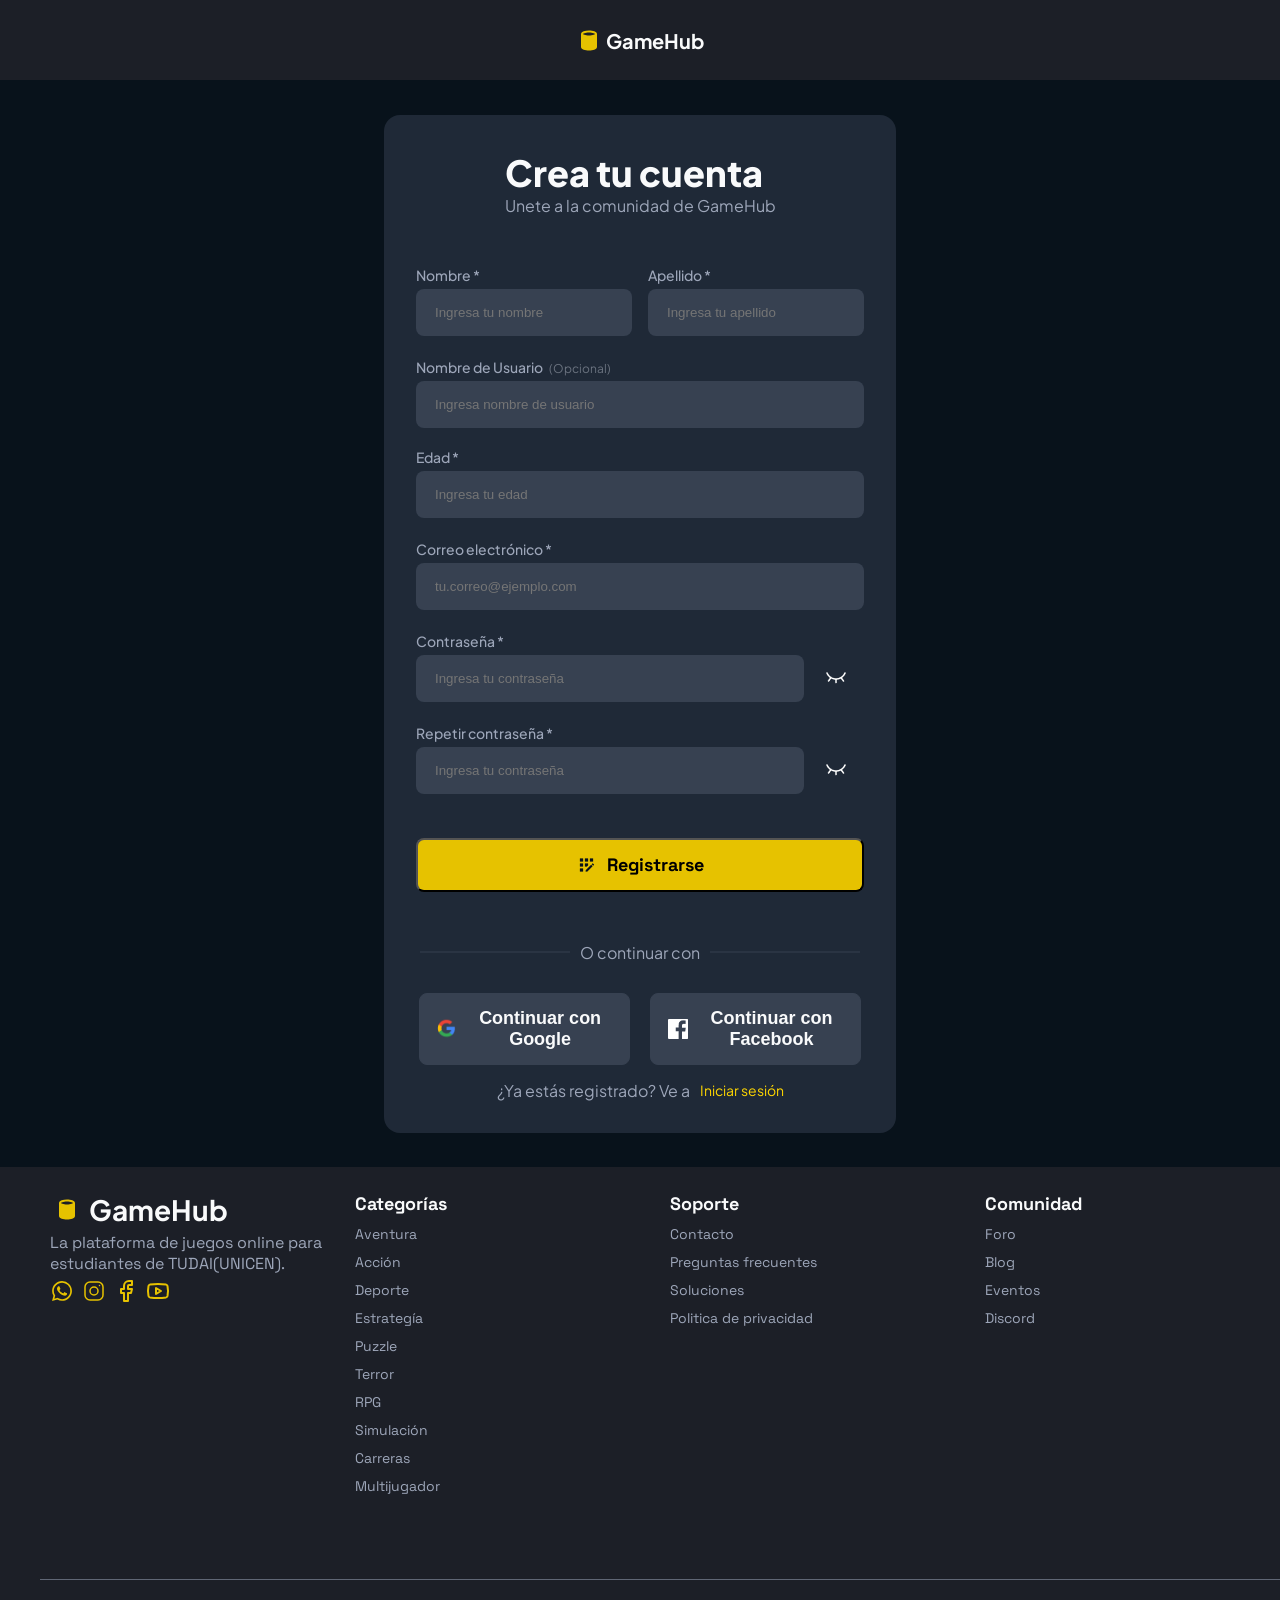
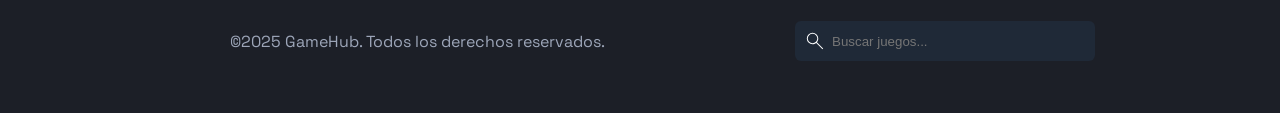
<file: Entregable3/registro.html>
<!DOCTYPE html>
<html lang="en">

<head>
  <meta charset="UTF-8">
  <meta name="viewport" content="width=device-width, initial-scale=1.0">
  <link rel="stylesheet" href="estilos/style.css">
  <link rel="stylesheet" href="estilos/registro.css">
  <script src="https://www.google.com/recaptcha/api.js" async defer></script>
  <link rel="shortcut icon" href="iconos/icono-logo.svg" />
  <title>Registro - GameHub</title>
</head>

<body>
  <header class="header-registro">
    <div class="logo">
      <img src="iconos/icono-logo.svg" alt="Logo GameHub" />
      <h1>GameHub</h1>  
    </div>
  </header>
  <main>

    <section class="crear-cuenta">
      <div class="contenedor">
        <div class="titulo">
          <h1>Crea tu cuenta</h1>
          <p>Unete a la comunidad de GameHub</p>
        </div>

        <form action="" id="form-registro" class="form-registro">
          <div class="form-item doble">
            <div class="campo">
              <label for="nombre">Nombre *</label>
              <input id="nombre" type="text" name="nombre" placeholder="Ingresa tu nombre" required>
              <section class="error"></section>
            </div>
            <div class="campo">
              <label for="apellido">Apellido *</label>
              <input id="apellido" type="text" name="apellido" placeholder="Ingresa tu apellido" required>
              <section class="error"></section>
            </div>
          </div>
          <div class="form-item">
            <label for="alias">Nombre de Usuario <span class="opcional">(Opcional)</span></label>
            <input id="alias" type="text" name="alias" placeholder="Ingresa nombre de usuario">
          </div>
          <div class="form-item">
            <label for="edad">Edad *</label>
            <input id="edad" type="number" name="edad" placeholder="Ingresa tu edad" required>
            <section class="error"></section>
          </div>
          <div class="form-item">
            <label for="email">Correo electrónico *</label>
            <input id="email" type="email" name="email" placeholder="tu.correo@ejemplo.com" required>
            <section class="error"></section>
          </div>

          <div class="form-item">
            <label for="contrasenia">Contraseña *</label>
            <div class="contrasenia">
              <input id="contrasenia" type="password" name="contrasenia" placeholder="Ingresa tu contraseña" required>
              <img src="imagenes/registro/ojo_cerrado.png" alt="ojo" class="toggle-password"
                data-target="contrasenia" />
            </div>
            <section class="error"></section>
          </div>

          <div class="form-item">
            <label for="contrasenia2">Repetir contraseña *</label>
            <div class="contrasenia">
              <input id="contrasenia2" type="password" name="contrasenia2" placeholder="Ingresa tu contraseña" required>
              <img src="imagenes/registro/ojo_cerrado.png" alt="ojo" class="toggle-password"
                data-target="contrasenia2" />
            </div>
            <section class="error"></section>
          </div>

          <!-- Captcha real -->
          <div class="form-item captcha">
            <div class="g-recaptcha" data-sitekey="6Lcj6dYrAAAAAECdaFTNgckH-uTiTZgXj1TZ2SIN"></div>
            <section class="error"></section>
          </div>

          <button class="btn btn-xl btn-registro"><img src="imagenes/registro/registro.png" alt="registro" />Registrarse</button>
        </form>

        <div class="dividir">
          <img src="imagenes/registro/division.png" alt="línea divisoria">
          <p>O continuar con</p>
          <img src="imagenes/registro/division.png" alt="línea divisoria">
        </div>
        <div class="continuar-redes">
          <button type="button" class="btn-social">
            <img src="imagenes/registro/google.png" alt="Google Logo">
            Continuar con Google
          </button>
          <button type="button" class="btn-social">
            <img src="imagenes/registro/facebook.png" alt="Facebook Logo">
            Continuar con Facebook
          </button>
        </div>


        <p class="login-text">
          ¿Ya estás registrado? Ve a <a href="./inicio-sesion.html">Iniciar sesión</a>
        </p>
      </div>

    </section>
    <section class="popover">
      <div id="popover">
        <img src="./imagenes/registro/tilde.png" alt="icono de correcto">
        <p>Registro exitoso!</p>
        <div>
          <button id="popover-close">Cerrar</button>
        </div>
      </div>
    </section>

  </main>

  <footer>
    <div class="inicio-footer">
      <div class="logo">
        <img src="iconos/icono-logo.svg" alt="Logo GameHub" />
        <a href="index.html">
          <h1>GameHub</h1>
        </a>
      </div>

      <h4 class="texto-footer">
        La plataforma de juegos online para estudiantes de TUDAI(UNICEN).
      </h4>

      <div class="redes-footer">
        <button class="btn-red-social">
          <img src="iconos/icono-whatsapp.svg" />
        </button>
        <button class="btn-red-social">
          <img src="iconos/icono-instagram.svg" />
        </button>
        <button class="btn-red-social">
          <img src="iconos/icono-facebook.svg" />
        </button>
        <button class="btn-red-social">
          <img src="iconos/icono-youtube.svg" />
        </button>
      </div>
    </div>

    <div class="categoria-footer">
      <h4 class="titulo-seccion-footer">Categorías</h4>
      <ul>
        <li class="opcion-footer">
          <a href="#" class="texto-footer acceso">Aventura</a>
        </li>
        <li class="opcion-footer">
          <a href="#" class="texto-footer acceso">Acción</a>
        </li>
        <li class="opcion-footer">
          <a href="#" class="texto-footer acceso">Deporte</a>
        </li>
        <li class="opcion-footer">
          <a href="#" class="texto-footer acceso">Estrategía</a>
        </li>
        <li class="opcion-footer">
          <a href="#" class="texto-footer acceso">Puzzle</a>
        </li>
        <li class="opcion-footer">
          <a href="#" class="texto-footer acceso">Terror</a>
        </li>
        <li class="opcion-footer">
          <a href="#" class="texto-footer acceso">RPG</a>
        </li>
        <li class="opcion-footer">
          <a href="#" class="texto-footer acceso">Simulación</a>
        </li>
        <li class="opcion-footer">
          <a href="#" class="texto-footer acceso">Carreras</a>
        </li>
        <li class="opcion-footer">
          <a href="#" class="texto-footer acceso">Multijugador</a>
        </li>
      </ul>
    </div>

    <div class="soporte-footer">
      <h4 class="titulo-seccion-footer">Soporte</h4>
      <ul>
        <li class="opcion-footer">
          <a href="#" class="texto-footer acceso">Contacto</a>
        </li>
        <li class="opcion-footer">
          <a href="#" class="texto-footer acceso">Preguntas frecuentes</a>
        </li>
        <li class="opcion-footer">
          <a href="#" class="texto-footer acceso">Soluciones</a>
        </li>
        <li class="opcion-footer">
          <a href="#" class="texto-footer acceso">Politica de privacidad</a>
        </li>
      </ul>
    </div>

    <div class="comunidad-footer">
      <h4 class="titulo-seccion-footer">Comunidad</h4>
      <ul>
        <li class="opcion-footer">
          <a href="#" class="texto-footer acceso">Foro</a>
        </li>
        <li class="opcion-footer">
          <a href="#" class="texto-footer acceso">Blog</a>
        </li>
        <li class="opcion-footer">
          <a href="#" class="texto-footer acceso">Eventos</a>
        </li>
        <li class="opcion-footer">
          <a href="#" class="texto-footer acceso">Discord</a>
        </li>
      </ul>
    </div>

    <div class="fin-footer">
      <p class="texto-footer">
        &copy;2025 GameHub. Todos los derechos reservados.
      </p>
      <form class="buscar-juego">
        <button>
          <img src="iconos/icono-lupa.svg" alt="Buscar juego" />
        </button>
        <input type="text" name="campo-busqueda" placeholder="Buscar juegos..." id="campo-busqueda" />
      </form>
    </div>
  </footer>

  <!-- scripts -->

  <script type="text/javascript" src="javascript/registro.js"></script>
</body>

</html>
</file>
<file: Entregable2/estilos/style.css>
@import url("https://fonts.googleapis.com/css2?family=Plus+Jakarta+Sans:wght@400;500;700;800&display=swap");
@import url("https://fonts.googleapis.com/css2?family=Space+Grotesk:wght@300;400;500;700&display=swap");

/*ESTILOS GENERALES*/

* {
  margin: 0;
  padding: 0;
  box-sizing: border-box;
}

:root {
  --base-primaria: #ffd700;
  --sombra1-primaria: #e6c200;
  --sombra2-primaria: #b39700;
  --sombra3-primaria: #806E00;
  --base-secundaria: #1e3a8a;
  --luz1-secundaria: #3352a6;
  --sombra1-secundaria: #182d6b;
  --sombra2-secundaria: #12204d;
  --base-acento: #6c2dc7;
  --luz3-acento: #d1b8f0;
  --texto-blanco: #f9fafb;
  --texto-gris: #9da6b9;
  --fondo: #08121b;
  --fondo-footer-header: #1c1f27;
  --fondo-menu-desplegable: #08121b;
  --fondo-flecha-carrusel: #282e39;
  --fondo-complementario: #1f2937; /*Fondo de barra de busqueda de juegos, botonera usuario*/
}

header,
footer {
  background-color: var(--fondo-footer-header);
}

main {
  background-color: var(--fondo);
}

/*HEADER*/
header {
  display: flex;
  align-items: center;
  justify-content: space-between;
  height: 70px;
  width: 100%;
  color: var(--texto-blanco);
}

.logo {
  display: flex;
  justify-content: center;
  font-family: "Plus Jakarta Sans", sans-serif;
  font-weight: 700;
  font-size: 10px;
  padding: 5px;
}

.logo a {
  text-decoration: none;
  color: var(--texto-blanco);
  padding-left: 5px;
}

.header {
  display: flex;
  margin: 5px;
  padding: 5px;
}

.btn-hamburguesa {
  padding: 5px;
}

.btn-buscar {
  padding: 5px;
}

/*Borra estilos por defecto de todos los botones, luego en cada btn especificar sus propios estilos*/
 button {
  all: unset; /*Borra todos los estilos por defecto del navegador */
  cursor: pointer; /* Mantiene el puntero de botón */
} 


.btn {
  color: black;
  text-align: center;
  border-radius: 8px;
  font-family: "Space Grotesk";
  font-weight: 700;
  background-color: var(--sombra1-primaria);
  transition: background-color 0.3s, color 0.3s ease-in;
}

.btn:hover{
    color: var(--texto-blanco);
    background-color: var(--sombra3-primaria);
}


.btn img {
  transition: filter 0.3s ease-in; 
}

.btn:hover img {
  filter: brightness(0) invert(1);/*pasan al estado invertido, en este caso de negro a blanco*/
}

.btn-xs {
  width: 150px;
  height: 40px;
  font-size: 14px;
}

.btn-chico {
  width: 180px;
  height: 48px;
  font-size: 16px;
}

.btn-mediano {
  width: 230px;
  height: 40px;
  font-size: 15px;
}

.btn-grande {
  width: 302px;
  height: 40px;
  font-size: 15px;
}

.btn-xl {
  width: 448px;
  height: 54px;
  font-size: 18px;
}

header {
  position: fixed;
  top: 0;
  left: 0;
  width: 100%;
  z-index: 1000;
}

/*Estilos menú hamburguesa*/
.busqueda {
  display: flex;
  align-items: center;
  order: 1;
}

header .logo {
  order: 2;
}

.btn-hamburguesa img,
.btn-buscar img,
.btn-usuario img {
  width: 25px;
  height: 25px;
}

.btn-cerrar-hamburguesa {
  height: 70px;
  width: 100%;
}

.btn-cerrar-hamburguesa img {
  width: 30px;
  height: 30px;
}

.overlay {
  position: fixed;
  top: 0;
  left: 0;
  width: 100%;
  height: 100%;
  background: rgba(0, 0, 0, 0.5); /* fondo oscuro */
  opacity: 0;
  pointer-events: none; /* que no bloquee clics cuando está oculto */
  transition: opacity 0.3s ease;
  z-index: 10; /* asegurate que esté debajo del menú */
}

.overlay.activo {
  opacity: 1;
  pointer-events: all; /* ahora sí bloquea clics y permite cerrar al hacer click */
}

.menu-hamburguesa {
  background-color: var(--fondo-menu-desplegable);
  width: 274px;
  height: 100%;
  color: var(--texto-blanco);
  font-family: "Plus Jakarta Sans", sans-serif;
  font-size: 15px;
  font-weight: bold;
  position: fixed;
  top: 0;
  left: 0%;
  padding-left: 10px;
  transform: translateX(-100%);
  z-index: 20;
  transition: transform 0.3s ease;
}

.menu-hamburguesa.activo {
  transform: translateX(0);
}

.item-menu,
.titulo-categorias {
  display: flex;
  text-align: center;
  align-self: center;
  height: 30px;
  padding: 15px;
  margin: 5px;
}

.item-menu {
  list-style: none;
}

.titulo-categorias {
  border-bottom: 1px solid #5f6675;
}

/*aplico margen a la izquierda a las categorias, estos estilos no se aplican al li de HOME*/
.item-menu:not(:first-child) {
  margin-left: 10px;
}

.menu-hamburguesa a,
.titulo-categorias span {
  display: flex;
  align-self: center;
  color: var(--texto-blanco);
  text-decoration: none;
  transition: color 0.3s ease;
}

/*Estilos barra de texto*/

/*consultar suavidad apertura*/
.desplegable-busqueda {
  display: flex;
  width: 300px;
  position: fixed;
  top: 0;
  transform: translateY(-100%);
  padding-right: 10px;
  order: 4;
}

.desplegable-busqueda.abierto {
  transform: translate(15%, 38%); /*(x, y)*/
}

.btn-buscar.cliqueado {
  display: none;
}

.btn-cerrar-campo {
  width: 30px;
  height: 30px;
  margin-right: 5px;
}

.buscar-juego {
  display: flex;
  padding: 8px;
  width: 270px;
  height: 40px;
  border-radius: 6px;
  background-color: var(--fondo-complementario);
}

#campo-busqueda {
  background-color: transparent;
  border: none;
  padding-left: 5px;
  color: var(--texto-gris);
}

/*Estilos botonera y menu de usuario*/

.nav-usuario {
  display: flex;
  justify-content: space-between;
  align-items: center;
  position: relative;
  order: 3;
  padding: 10px;
  margin: 10px;
}

.nav-usuario button {
  display: flex;
  align-items: center;
  justify-content: center;
  width: 32px;
  height: 32px;
}

.btn-acceso-directo {
  margin: 5px;
  background-color: var(--fondo-complementario);
  border-radius: 6px;
  transition: background-color 0.5s ease-in-out;
}

.desplegable-usuario {
  position: absolute;
  top: 0%;
  right: -6%;
  width: 240px;
  height: 340px;
  border-radius: 0px 0px 6px 6px;
  background-color: var(--fondo-menu-desplegable);
  box-shadow: 0 4px 15px rgba(0, 0, 0, 0.3);
  opacity: 0;
  transform: translateX(100%);
  transition: opacity 0.4s ease, transform 0.4s ease;
  z-index: 1000;
  pointer-events: none;
}

.desplegable-usuario.desplegado {
  opacity: 1;
  transform: translateX(0);
  pointer-events: auto;
}

.usuario {
  display: flex;
  flex-direction: column;
  justify-content: center;
  align-items: center;
  width: 100%;
  height: 80px;
  background-color: var(--fondo-footer-header);
  position: relative;
}

.btn-cerrar-opciones {
  position: absolute;
  top: 50%;
  right: 10px;
  transform: translateY(-50%);
  width: 35px;
  height: 35px;
  display: flex;
  align-items: center;
  justify-content: center;
}

.usuario img {
  width: 35px;
  height: 35px;
}

.opcion-usuario {
  width: 100%;
  height: 40px;
  padding: 10px;
  margin: 20px 10px;
  list-style: none;
}

.opcion-usuario a,
.nickname {
  color: var(--texto-blanco);
  font-family: "Plus Jakarta Sans", sans-serif;
  font-weight: bold;
  font-size: 14px;
}

.opcion-usuario a {
  display: block;
  text-decoration: none;
  transition: color 0.4s ease, box-shadow 0.4s ease, transform 0.4s ease;
}

#cerrar-sesion {
  color: #ff4444;
}

@media (min-width: 768px) {
  .busqueda {
    order: 1;
  }

  .btn-hamburguesa img,
  .btn-buscar img,
  .btn-usuario img {
    width: 30px;
    height: 30px;
  }

  .btn-cerrar-hamburguesa img {
    width: 40px;
    height: 40px;
  }

  header .logo {
    order: 1;
  }

  .nav-usuario button {
    width: 40px;
    height: 40px;
  }

  .item-menu,
  .titulo-categorias {
    padding: 18px;
  }

  .menu-hamburguesa a:hover {
    color: var(--sombra2-primaria);
  }

  .btn-buscar, .btn-cerrar-campo {
    display: none;
  }

  .desplegable-busqueda {
    order: 2;
    display: flex !important;
    transform: none;
    position: static;
  }

  .buscar-juego {
    width: 300px;
  }

  .btn-acceso-directo:hover {
    background-color: var(--sombra2-primaria);
  }

  .nav-usuario {
    order: 3;
  }

  .opcion-usuario a:hover {
    color: var(--sombra2-primaria);
    box-shadow: 0 4px 15px rgba(0, 0, 0, 0.4); /* sombra suave */
    transform: translateY(-2px); /* levanta el botón un poquito */
  }

  #cerrar-sesion:hover {
    color: #ff6969;
  }
}

/*BODY*/
body {
  padding-top: 80px;
  overflow-x: hidden;
}

/*FOOTER*/
footer {
  display: grid;
  grid-template-columns: 50% 50%;
  gap: 10px;
  padding: 10px;
}

.inicio-footer {
  display: flex;
  flex-direction: column;
  grid-column: 1 / 3;
}

.titulo-seccion-footer {
  color: var(--texto-blanco);
  font-family: "Space Grotesk";
  font-weight: 700;
  font-size: 15px;
}

.texto-footer {
  color: var(--texto-gris);
  font-family: "Space Grotesk";
  font-weight: 400;
  font-size: 10;
  transition: color 0.4s ease-in;
}

.redes-footer {
  margin: 5px 0;
}

.btn-red-social {
  width: 28px;
  height: 28px;
}

.categoria-footer {
  grid-column: 1 / 2;
}

.opcion-footer {
  list-style: none;
}

.acceso {
  text-decoration: none;
}

.soporte-footer {
  grid-column: 2 / 3;
}

.comunidad-footer {
  grid-column: 1 / 2;
}

.fin-footer {
  display: flex;
  flex-direction: column-reverse;
  padding: 10px 0;
  border-top: 1px solid #5f6675;
  grid-column: 1 / 3;
}

.fin-footer p {
  padding: 5px 0;
}

@media (min-width: 768px) {
  footer {
    grid-template-columns: 25% 25% 25% 25%;
    height: 566px;
    gap: 15px;
    padding: 20px 40px 10px 40px;
  }

  .inicio-footer {
    display: flex;
    align-items: flex-start;
    flex-direction: column;
    padding-left: 10px;
    grid-column: 1 / 2;
  }

  .texto-footer {
    width: 280px;
    overflow-wrap: break-word;
  }

  .categoria-footer {
    grid-column: 2 / 3;
  }

  .soporte-footer {
    grid-column: 3 / 4;
  }

  .comunidad-footer {
    grid-column: 4 / 5;
    padding-right: 10px;
  }

  .fin-footer {
    grid-column: 1 / 5;
  }

  .opcion-footer .texto-footer:hover {
    color: var(--sombra2-primaria);
  }

  .opcion-footer {
    padding: 5px 0;
  }

  .titulo-seccion-footer {
    font-size: 18px;
    padding: 5px 0;
  }

  .fin-footer {
    flex-direction: row;
    align-items: center;
    justify-content: space-evenly;
  }

  .fin-footer .texto-footer {
    width: auto;
    white-space: nowrap;
    overflow: hidden;
    min-width: 0;
  }
}
</file>
<file: Entregable2/estilos/registro.css>
/*Estilos globales---------------------------------------------------------------------------------------------------------------------------*/
.header-registro {
    height: 80px;
    display: flex;
    justify-content: center;
    align-items: center;
}

.logo h1 {
  color: var(--texto-blanco);
  padding-left: 5px;
}

header, footer{
    width: 100%;
}

footer{
    height: 546px;
}

main{
  display: flex;
  justify-content: center; /* Centra horizontal */
  align-items: center;     /* Centra vertical */
}

/* Para los botones dentro de main-registro y main-inicio, se mantiene su estilo normal, deshabilitando así el reset realinado en style.css*/
main button {
  all: revert; /* o initial */
  cursor: revert;
}

/*Contenedores flex generales---------------------------------------------------------------------------------------------------------------------------*/
.contenedor,
.form-registro,
.form-item,
.form-item.doble .campo {
    display: flex;
    flex-direction: column;
}


.btn-registro,
.dividir,
.continuar-redes,
.btn-social,
.login-text {
    display: flex;            /*Por defecto es flex-direction:row */
    align-items: center;      /* Centra verticalmente */
    justify-content: center;  /* Centra todo horizontalmente dentro del botón */
}

.crear-cuenta {
    width: 512px;
    display: flex;
    justify-content: center; 
    align-items: flex-start; 
    background-color: #1F2937;
    border-radius: 16px;
    margin-top: 34.5px;
    margin-bottom: 34.5px;
}

.contenedor{
    align-items: center; 
    font-family: 'Plus Jakarta Sans';
    font-size: 16px; 
    color: var(--texto-gris); 
}

.titulo{
    margin-top: 35px; 
}

.titulo h1{
    font-size: 36px;
    font-weight:800;
    color: var(--texto-blanco);
}

.titulo p {
    text-align: center;
}

/*Formulario-----------------------------------------------------------------------------------------------------------------------------------*/

.form-registro {
    width: 448px;
    gap: 20px; 
    margin-top: 50px; 
    margin-bottom: 50px;
}

.form-item{
    width: 100%;
}

/* Bloque especial para nombre y apellido */
.form-item.doble {
   flex-direction: row; 
   gap: 16px; 
}

.form-item.doble .campo{
    flex: 1; /* Ocupar todo el espacio disponible */
}


.form-registro label{
    font-size: 14px;
    font-weight: 500;
    margin-bottom: 5px;;
}

.form-registro input{
    height: 47px;
    background-color: #374151;
    border: 1px solid #374151;
    border-radius: 8px;
    padding: 14px 17px 14px 17px;
    font-weight: 400;
    color: var(--texto-blanco);
    border: 2px solid transparent;  
    transition: border-color 0.5s ease;
    outline: none; 
}

.form-registro input:focus{
  border-color: var(--base-primaria);
}


.opcional {
  color: #9ca3af; 
  font-size: 12px;      
  font-weight: normal; 
  opacity: 0.6;  
  margin-left: 4px;     
}

.contrasenia {
  display: flex;
  align-items: center; 
  gap:20px;
}

.contrasenia input{
    width: 388px;
}

.contrasenia img{
    width: 24px;
    height: 24px;
    object-fit: contain; 
    cursor: pointer; /* Indica que se puede hacer click */
}

/* reCaptcha original */
.form-item.captcha{
    justify-content:center;
    align-items: flex-end;   
}

.g-recaptcha {
  transform: scale(0.80);     /* Lo llevo a 80% de su tamaño original*/
  transform-origin: right; 
}

.form-item .error{
    color: #DC2626;
    font-size: 12px;
    padding-top: 2px;
}


.btn-registro{
    gap:10px;
    cursor: pointer;
    position: relative;  /* necesario para que el ripple se posicione dentro */
}

/* Animación  Button registrarse-------------------------------------------------------------------------------------------------------------*/
.btn-registro:focus::after{
  content: "";
  position: absolute;
  left: 50%;
  top: 50%;
  width: 0;
  height: 0;
  background: rgba(255, 255, 255, 0.3);
  border-radius: 50%;
  transform: translate(-50%, -50%);
  animation: onda 1.5s ease-out; /*duración de la animación*/
}

@keyframes onda {
  from {
    width: 0;
    height: 0;
    opacity: 0.6;
  }
  to {
    width: 1000px;
    height: 1000px;
    opacity: 0;
  }
}

/* Animación Popover "Registro exitoso"-----------------------------------------------------------------------------------------------------*/
.popover {
  position: fixed;
  top: 0;
  left: 0;
  width: 100%;
  height: 100%;
  display: none;           /* oculto por defecto */
  justify-content: center;
  align-items: center;
  background: rgba(0, 0, 0, 0.7); /* overlay oscuro */
  z-index: 1000;
}

.popover img{
  width: 50px;
  height: 50px;
}

.popover > div {
  padding: 20px 30px;
  background-color: var(--texto-blanco);
  border: 3px solid var(--sombra2-primaria);
  border-radius: 12px;
  text-align: center;
  max-width: 320px;
  width: 90%;
  transform: scale(0.7);
  opacity: 0;
  animation: popIn 0.3s ease forwards;

  box-shadow: inset 0 0 25px var(--sombra3-primaria);
  font-weight: 600;
}

@keyframes popIn {
  from { transform:
     scale(0.5); 
     opacity: 0; 
    }
  to { transform:
     scale(1); 
     opacity: 1; }
}

.popover button {
  margin-top: 15px;
  padding: 10px 20px;
  background-color: #374151;
  color: white;
  border: none;
  border-radius: 8px;
  cursor: pointer;
}
.popover button:hover {
  background-color: #1f2937;
}

/*Continuar con redes--------------------------------------------------------------------------------------------------------------------------*/

.dividir{  
    gap: 10px;
    margin-bottom: 30px;
}

.dividir img{
    width: 150px;
}


.continuar-redes{  
    gap: 20px;
    margin-bottom: 15px;
}


.btn-social {
    gap: 12px;
    width: 211px;
    height: 72px;
    background-color: #374151;
    border: 1px solid #374151;
    border-radius: 8px;
    padding: 14px 17px;
    color: var(--texto-blanco);
    font-size: 18px;
    font-weight: 700;
    cursor: pointer;
}

.btn-social img {
  width: 20px;
  height: 26px;
  object-fit: contain; 
}

.login-text{ 
    gap: 10px; 
    margin-bottom: 32px;  
}

a {
    color: var(--base-primaria);
    font-size: 14px;
    text-decoration: none;
    
}

a:hover {
  color:var(--luz1-primaria);
  text-decoration: underline; 
}


/*Adicional para pagina inicio-sesion------------------------------------------------------------------------------------------------------------*/

.recordar {
  display: flex;
  justify-content: space-between;
  align-items: center;
  width: 388px;
  gap:20px;
}

.recordar a {
  padding-bottom:10px;
}
</file>
<file: Entregable2/estilos/styleJugar.css>
/*  ESTILOS GLOBALES - Body y Contenedores */
body {
    padding-top: 0 !important; /*Evita que haya mucho espacio entre header y contenido*/
    font-family: 'Space Grotesk', sans-serif;
    background-color: var(--fondo); /*Fondo oscuro*/
    margin: 0;
    overflow-x: hidden; 
}

/* Frame principal: contenedor de toda la página */
.frame {
    width: 100%;
    max-width: 1440px;
    min-width: auto;
    min-height: 2386px;
    position: relative;
    background-color: var(--fondo);
    margin: 0 auto;  /* Centra el contenedor horizontalmente */
    padding-top: 100px;
    overflow-x: hidden;
}


/*  header y footer centrados */
/* header,
footer {
    max-width: 1440px;
    margin-left: auto;
    margin-right: auto;
} */

@media (max-width: 1440px) {
    .frame {
        padding-left: 20px;
        padding-right: 20px;
    }
    
    .container-general,
    .informacion-juego,
    .ayuda-instrucciones,
    .container-foro-mis-juegos,
    .juegos-relacionados,
    .bread,
    .juego-pago,
    .juegar-juego {
        padding-left: 20px;
        padding-right: 20px;
    }
}

/* Contenedor general que limita el ancho máximo  no es general es solo imagen y pago o gratis*/
.container-general {
    max-width: 1440px;
    overflow: hidden;
    margin-left: auto;   /* Centra horizontalmente */
    margin-right: auto;  /* Centra horizontalmente */
}


/* TIPOGRAFÍA - Clases de texto*/
/* Título de sección (24px) */
.text-wrapper-2 {
    font-family: 'Plus Jakarta Sans', sans-serif;
    font-size: 24px;
    font-weight: 700;
    color: var(--texto-blanco);
    margin-bottom: 24px;
}

/* Texto descriptivo gris (16px) */
.div-wrapper {
    font-family: 'Plus Jakarta Sans', sans-serif;
    font-size: 16px;
    font-weight: 400;
    color: var(--texto-gris);
    margin-bottom: 24px;
    text-align: justify;
}

/* Nombre de usuario en comentarios (18px) */
.text-wrapper-4 {
    font-family: 'Plus Jakarta Sans', sans-serif;
    font-size: 18px;
    font-weight: 700;
    color: var(--texto-blanco);
}

/* Fecha/timestamp en comentarios (12px) */
.text-wrapper-5 {
    font-family: 'Plus Jakarta Sans', sans-serif;
    font-size: 12px;
    font-weight: 400;
    color: var(--texto-gris);
}

/* Contenido de comentario (14px) */
.text-wrapper-6 {
    font-family: 'Plus Jakarta Sans', sans-serif;
    font-size: 14px;
    font-weight: 400;
    color: var(--texto-blanco);
}


/* BOTONES - Estilos base y tamaños*/

.btn-volver {
    background-color: var(--base-secundaria);
    margin-right: 15px;
}

/* Hover: Eleva el botón y agrega sombra para dar profundidad */
.btn-volver:hover {
    transform: translateY(-2px);
    box-shadow: 8px 8px 16px var(--sombra2-secundaria); 
    background-color: var(--base-secundaria);
}

/* Active: Simula el click volviendo a la posición original */
.btn-volver:active {
    transform: translateY(0);
    box-shadow: 0 2px 4px var(--sombra2-secundaria);
}

/* Botón de compartir (cuadrado con ícono) */
.btn-compartir {
    width: 48px;
    height: 48px;  
    border: none; 
    cursor: pointer;
    transition: all 0.3s ease;
}

.btn-compartir img {
    width: 48px;
    height: 48px;
    background-color: var(--fondo);
}

/* Hover: Rota y agranda ligeramente el botón */
.btn-compartir:hover {
    transform: rotate(5deg) scale(1.1);
    background-color: var(--fondo-footer-header);
}

/* Active: Vuelve a posición normal */
.btn-compartir:active {
    transform: rotate(0deg) scale(1.0);
}


/* BREADCRUMB - Navegación de migas de pan*/
/* Muestra la ruta: Sugerencias / Puzzle / Peg Solitaire */
.bread {
    display: flex;
    align-items: center;
    padding: 16px 0px;
    font-size: 14px;
    color: var(--texto-gris);
    max-width: 1024px;
    max-height: 20px;
    margin-top: 20px;
    max-width: 1024px;
    margin-left: auto;   /* Centra horizontalmente */
    margin-right: auto;  /* Centra horizontalmente */
}

.bread .div-wrapper {
    display: inline;
}

.bread .text-wrapper {
    color: var(--texto-gris);
    text-decoration: none;
    margin: 0 4px;
    transition: color 0.3s ease-in-out;
}

/* Hover: Cambia el color de los links al pasar el mouse */
.bread .text-wrapper:not(.actual):hover {
    color: var(--sombra2-primaria);
}

/* Página actual: se muestra en blanco y en negrita */
.bread .actual {
    color: var(--texto-blanco);
    font-weight: 500;
}


/* SECCIÓN JUEGO PRINCIPAL */
/* Contenedor principal del área de juego */
.juegar-juego {
    gap: 24px;
    max-width: 1024px;
    margin-left: auto;   /* Centra horizontalmente */
    margin-right: auto;  /* Centra horizontalmente */
}

/* Video/Imagen principal del juego */
.juego-jugar-video {
    background-color: none;
    min-height: 576px;
    max-width: 1024px;
    
    overflow: hidden;
    cursor: pointer; /* Indica que es clickeable para jugar */
    position: relative;
    display: inline-block;
}

.juego-jugar-video img { /*Cambio de etiqueta img por etiqueta video?????*/
    width: 100%;
    height: 100%;
    object-fit: cover;
    display: block;
    transition: transform 0.6s ease;
}

/* Hover: Zoom sutil en la imagen */
.juego-jugar-video:hover img {
    transform: scale(1.05);
}

  
  
  /* Overlay oscuro que aparece al hover */
  .juego-jugar-video::before {
    content: '';
    position: absolute;
    inset: 0;
    background: rgba(0, 0, 0, 0.3);
    opacity: 0;
    transition: opacity 0.4s ease;
    pointer-events: none; /* No interfiere con el botón */
  }
  
  .juego-jugar-video:hover::before {
    opacity: 1;
  }
  
  /* Estilos del botón overlay */
  .btn-hover-overlay {
    position: absolute;
    top: 50%;
    left: 50%;
    transform: translate(-50%, -50%);
    opacity: 0;
    transition: opacity 0.4s ease;
    z-index: 2; /* Por encima del overlay oscuro */
    pointer-events: none; /* No clickeable por defecto */
  }
  
  .juego-jugar-video:hover .btn-hover-overlay {
    opacity: 1;
    pointer-events: auto; /* Clickeable al hacer hover */
  }



/* Barra de título y botones del juego */
.juego-pago {
    font-size: 20px;
    color: var(--texto-blanco);
    margin: 20px 0;
    
    max-height: 80px;
    display: flex;          
    justify-content: space-between; /* Separa título y botones */
    align-items: center;
    gap: 10px;
    padding-right: 0px;
    max-width: 1024px;
    
    margin-left: auto;   /* Centra horizontalmente */
    margin-right: auto;  /* Centra horizontalmente */
}

/* Contenedor de botones de acción */
.btn-juego-pago {
    display: flex;
    gap: 10px;
}

.btn-juego-pago a{
    text-decoration: none;
}


/* INFORMACIÓN DEL JUEGO*/
.informacion-juego {
    max-width: 1024px;
    max-height: 324px;
    margin-left: auto;   /* Centra horizontalmente */
    margin-right: auto;  /* Centra horizontalmente */
}

/* Grid que organiza las fotos y la info del juego */
.container-fotos-info {
    display: grid;
    grid-template-columns: auto auto 1fr; /* Dos columnas de fotos + info */
    max-height: 276px;
}

/* Contenedor de las 4 imágenes pequeñas del juego */
.container-fotos {
    display: grid;
    grid-template-columns: repeat(2, 244px); /* 2 columnas de 244px */
    gap: 11px;
}

.container-fotos img {
    width: 244px;
    height: 244px;
}

/* Hover en imágenes pequeñas del juego */
.container-fotos .img-img:hover {
    transform: scale(1.07);
    transition: transform 0.3s ease;
}

/* Imagen con botón de play superpuesto */
.img-play-container {
    position: relative;
}

.img.img-play {
    border-radius: 8px;
    width: 244px;
    height: 244px;
}

/* Botón de play centrado sobre la imagen */
.play-juego-principal {
    position: absolute;
    top: 50%;
    left: 50%;
    transform: translate(-50%, -50%); /* Centra  el botón */
    border: none;
    background: transparent;
    cursor: pointer;
    z-index: 2;
    padding: 0;
    line-height: 0;
}

.play-juego-principal img {
    width: 48px;
    height: 48px;
    display: block;
}

/* Panel de información textual del juego */
.info {
    max-width: 496px;
    min-width: 496px;
    max-height: 276px;
    margin: 10px 10px 10px 20px;
}


/* AYUDA E INSTRUCCIONES*/
.ayuda-instrucciones {
    max-width: 1024px;
    margin-left: auto;   /* Centra horizontalmente */
    margin-right: auto;  /* Centra horizontalmente */
    height: 256px;
    margin-top: 50px;
}

.instrucciones-item {
    margin-left: 24px;
    margin-right: 0px;
}


/* Contenedor que agrupa Comunidad/Foro y Mis Juegos */
.container-foro-mis-juegos {
    display: flex;
    gap: 40px;
    max-width: 1024px;
    margin-top: 50px;
    max-width: 1024px;
    margin-left: auto;   /* Centra horizontalmente */
    margin-right: auto;  /* Centra horizontalmente */
}


/* COMUNIDAD Y FORO*/
.comunidad-foro {
    flex: 1;
    max-width: 50%;
    min-width: 50%;
    max-height: none; /* Removemos restricción de altura */
}

/* Contenedor de todos los comentarios */
.comunidad-foro .container-comentarios {
    max-width: 100%; /* Se adapta al contenedor */
}

/* Cada comentario individual */
.container-comentario {
    max-height: 48px;
    display: flex;
    gap: 1rem;
    margin-top: 10px;
    margin-bottom: 10px;
    opacity: 0;
    animation: comentarioSlideIn 0.6s ease-out forwards;
    transition: all 0.3s ease;
    position: relative;
    overflow: hidden;
}

/* Delay para que aparezcan uno después del otro */
.container-comentario:nth-child(1) {
    animation-delay: 0.2s;
}

.container-comentario:nth-child(2) {
    animation-delay: 0.4s;
}

/* Avatar del usuario que comenta */
.container-comentario .img-2 {
    max-width: 48px;
    max-height: 48px;
    flex-shrink: 0; /* Evita que el avatar se encoja */
}

/* Contenedor del texto del comentario */
.container-texto-comentario {
    flex: 1;
    width: 900px;
}

/* Header del comentario (nombre + fecha) */
.paragraph {
    display: flex;
    align-items: center;
    gap: 0.5rem;
}

/* Área de texto para escribir comentarios */
.comunidad-foro .textarea, 
.comunidad-foro #comment, 
.comunidad-foro .form {
    max-width: 100%; /* Se adapta al contenedor */
    width: 100%;
    max-height: 144px;
    min-height: 144px;
    border-radius: 8px;
    background-color: var(--fondo-footer-header);
    border: 2px solid transparent; /* Borde transparente por defecto */
}

.comunidad-foro #comment {
    margin: 0px;
    height: 144px;
}

/* Estilo del placeholder del textarea */
.comunidad-foro #comment::placeholder {
    font-family: 'Plus Jakarta Sans', sans-serif;
    font-size: 16px;
    font-weight: 400;
    color: var(--texto-gris);
}

/* Focus: Borde dorado cuando el usuario está escribiendo */
.comunidad-foro #comment:focus {
    outline: none;
    border-color: var(--base-primaria);
    transition: border-color 0.5s ease;
}

.comunidad-foro .conteiner-escribir {
    padding-top: 20px;
    padding-left: 15px;
    font-family: 'Plus Jakarta Sans', sans-serif;
    font-size: 16px;
    font-weight: 400;
    color: var(--texto-blanco);
}

/* alinear el botón de enviar a la derecha */
.comunidad-foro .btn-aadir-carrito-wrapper {
    display: flex;
    justify-content: flex-end;
    margin-top: 16px;
    position: relative;
}

.comunidad-foro .btn-aadir-carrito {
    position: static; /* Anula el position absolute */
    margin-left: 0;
    margin-top: 20px;
    bottom: auto;
    right: auto;
    /* Degradado diagonal del dorado claro al oscuro para profundidad */
    background: linear-gradient(135deg, var(--base-primaria) 0%, var(--sombra1-primaria) 100%);
    /* Curva de animación suave con efecto de rebote sutil */
    transition: all 0.4s cubic-bezier(0.175, 0.885, 0.32, 1.275);
    position: relative;
    overflow: hidden; /* Oculta el efecto de onda cuando está fuera */
    /* Sombra dorada que hace que el botón "flote" */
    box-shadow: 0 4px 15px rgba(255, 215, 0, 0.3);
}

/* Pseudo-elemento para el efecto de onda al click */
.comunidad-foro .btn-aadir-carrito::before, .juegar-juego .btn-aadir-carrito::before {
    content: '';
    position: absolute;
    top: 50%;
    left: 50%;
    width: 0;
    height: 0;
    border-radius: 50%; /* Círculo perfecto */
    background: rgba(255, 255, 255, 0.3); /* Onda blanca semitransparente */
    transform: translate(-50%, -50%); /* Centra el círculo */
    transition: width 0.6s ease, height 0.6s ease;
}

/* Hover: Eleva el botón y lo agranda */
.comunidad-foro .btn-aadir-carrito:hover {
    transform: translateY(-3px) scale(1.05);
    box-shadow: 0 8px 30px rgba(255, 215, 0, 0.5);
    background: linear-gradient(135deg, var(--sombra1-primaria) 0%, var(--sombra2-primaria) 100%);
}

/* Expande el círculo creando el efecto de onda */
.comunidad-foro .btn-aadir-carrito:hover::before, .juegar-juego .btn-aadir-carrito:hover::before {
    width: 300px;
    height: 300px;
}

/* Active: Reduce la elevación al hacer click (simula presión) */
.comunidad-foro .btn-aadir-carrito:active {
    transform: translateY(-1px) scale(1.02);
}


/* MIS JUEGOS */
.mis-juegos {
    flex: 1;
    max-width: 50%;
    min-width: 50%;
    position: relative;
    padding-top: 0;
}

.mis-juegos .subtitulo {
    margin-bottom: 20px;
}

.mis-juegos .text-wrapper-2 {
    margin-left: 130px;
}

.mis-juegos-contendor {
    position: relative;
    overflow: hidden;
    height: 270px; 
    margin: 20px 0;
}

#cinta-mis-juegos {
    display: flex;
    flex-direction: column; 
    transition: transform 0.8s ease;  
    padding: 10px 0;
    margin: 0;
}

/* Cards estilo Juegos Relacionados */
.card-juego {
    display: flex;
    flex-direction: column;
    margin: 10px auto;
    width: 100%; /* Ocupa todo el ancho disponible */
    max-width: 325px;
    height: 239px; /* Mismo alto que juegos relacionados */
    border-radius: 8px;
    background-color: transparent;
    overflow: hidden;
    transition: transform 0.3s ease;
}

.card-juego img {
    width: 100%;
    height: 182px; /* Mismo alto que juegos relacionados */
    object-fit: cover;
    border-radius: 8px;
    filter: none; /* Removemos el blur y brightness */
    display: block;
}

/* Hover en cards (mismo efecto que juegos relacionados) */
.card-juego:hover {
    transform: scale(1.05);
}

.card-juego:active {
    transform: scale(1.0);
}

/* Textos debajo de la imagen (como juegos relacionados) */
.juego-titulo {
    position: static; /* Ya no es absolute */
    margin-top: 12px;
    font-family: 'Plus Jakarta Sans', sans-serif;
    font-size: 18px;
    font-weight: 700;
    color: var(--texto-blanco);
    text-shadow: none;
}

.juego-categoria {
    position: static; /* Ya no es absolute */
    margin-top: 4px;
    font-family: 'Plus Jakarta Sans', sans-serif;
    font-size: 16px;
    font-weight: 400;
    color: var(--texto-gris);
    text-shadow: none;
}

.gratis {
    display: none; /* Ocultamos el badge gratis para que se vea como juegos relacionados */
}

/* FLECHAS DEL CARRUSEL - Arriba y Abajo */
#btn-atras-mis-juegos,
#btn-siguiente-mis-juegos {
    position: absolute;
    left: 50%;
    transform: translateX(-50%);
    z-index: 10;
    width: 40px;
    height: 40px;
    border: none;
    border-radius: 50%;
    display: flex;
    justify-content: center;
    align-items: center;
    cursor: pointer;
    transition: all 0.3s ease;
}

/* Flecha ARRIBA */
#btn-atras-mis-juegos {
    top: 50px; /* Por encima del contenedor */
}

#btn-atras-mis-juegos img {
    width: 48px;
    height: 48px;
}

/* Flecha ABAJO */
#btn-siguiente-mis-juegos {
    bottom: 0px; /* Por debajo del contenedor */
}

#btn-siguiente-mis-juegos img {
    width: 48px;
    height: 48px;
}

/* Hover en flechas */
#btn-atras-mis-juegos:hover,
#btn-siguiente-mis-juegos:hover {
    transform: translateX(-50%) scale(1.1);
}

#btn-atras-mis-juegos:active,
#btn-siguiente-mis-juegos:active {
    transform: translateX(-50%) scale(0.95);
}

/* Estado deshabilitado */
.btn-carrusel:disabled {
    background-color: #3a3f4d;
    opacity: 0.5;
    cursor: not-allowed;
}

.btn-carrusel:disabled:hover {
    transform: translateX(-50%) scale(1); /* Sin efecto hover cuando está deshabilitado */
}

.btn-carrusel:disabled img {
    filter: brightness(0.5);
}


/* JUEGOS RELACIONADOS*/
.juegos-relacionados {
    width: 1024px;
    height: 319px;
    margin-top: 150px;
  
    margin-left: auto;   /* Centra horizontalmente */
    margin-right: auto;  /* Centra horizontalmente */
}

/* Grid de cards de juegos relacionados */
.container-cards {
    display: flex;
    /* justify-content: space-between;  */
    justify-content: center;;
    align-items: center;         
    gap: 50px;
}

/* Card individual de cada juego */
.card-juegos {
    width: 325px;
    height: 239px;
    flex: 1; /* Distribuye el ancho equitativamente */
    transition: transform 0.3s ease;
}

/* Hover en cards de juegos relacionados: zoom y sombra */
.card-juegos:hover {
    transform: scale(1.14);
}

.card-juegos:active {
    transform: scale(1.0);
}

/* Imágenes de las cards */
.card-juegos .img, 
.card-juegos .img-2, 
.card-juegos .img-3, 
.card-juegos .img-4 {
    width: 325px;
    height: 182px;
    border-radius: 8px;
}


/* ANIMACIONES*/

/* ANIMACIÓN 1: Título del foro con brillo dorado */
.comunidad-foro .text-wrapper-2 {
    background: linear-gradient(135deg, #Ffffff 0%, #B39700 100%);
    -webkit-background-clip: text;
    -webkit-text-fill-color: transparent;
    background-clip: text;
    animation: titleShine 3s ease-in-out infinite;
}

/* Keyframe que hace que el título brille suavemente */
@keyframes titleShine {
    0%, 100% {
        filter: brightness(1);
    }
    50% {
        filter: brightness(1.9); /* Aumenta el brillo a la mitad de la animación */
    }
}

/* ANIMACIÓN 2: Comentarios que aparecen deslizándose */
/* Keyframe que desliza el comentario desde la izquierda */
@keyframes comentarioSlideIn {
    from {
        opacity: 0;
        transform: translateX(-30px);
    }
    to {
        opacity: 1;
        transform: translateX(0);
    }
}

/* ANIMACIÓN 3: Botón de enviar comentario con efecto de onda */
/* Los estilos están integrados en la sección .comunidad-foro .btn-aadir-carrito */

/* ANIMACIÓN 4: Balanceo de la imagen con play */
.container-fotos .img-play-container {
    animation: balanceo 6s ease-in-out infinite;
}

/* Keyframe que hace un balanceo sutil de la imagen */
@keyframes balanceo {
    0%   { transform: rotate(0deg); }
    25%  { transform: rotate(3deg); }   /* Gira 3° a la derecha */
    75%  { transform: rotate(-3deg); }  /* Gira 3° a la izquierda */
    100% { transform: rotate(0deg); }   /* Vuelve al centro */
}
</file>
<file: Entregable3/estilos/style.css>
@import url("https://fonts.googleapis.com/css2?family=Plus+Jakarta+Sans:wght@400;500;700;800&display=swap");
@import url("https://fonts.googleapis.com/css2?family=Space+Grotesk:wght@300;400;500;700&display=swap");

/*ESTILOS GENERALES*/

* {
  margin: 0;
  padding: 0;
  box-sizing: border-box;
}

:root {
  --base-primaria: #ffd700;
  --sombra1-primaria: #e6c200;
  --sombra2-primaria: #b39700;
  --sombra3-primaria: #806E00;
  --base-secundaria: #1e3a8a;
  --luz1-secundaria: #3352a6;
  --sombra1-secundaria: #182d6b;
  --sombra2-secundaria: #12204d;
  --base-acento: #6c2dc7;
  --luz3-acento: #d1b8f0;
  --texto-blanco: #f9fafb;
  --texto-gris: #9da6b9;
  --fondo: #08121b;
  --fondo-footer-header: #1c1f27;
  --fondo-menu-desplegable: #08121b;
  --fondo-flecha-carrusel: #282e39;
  --fondo-complementario: #1f2937; /*Fondo de barra de busqueda de juegos, botonera usuario*/
}

header,
footer {
  background-color: var(--fondo-footer-header);
}

main {
  background-color: var(--fondo);
}

/*HEADER*/
header {
  display: flex;
  align-items: center;
  justify-content: space-between;
  height: 70px;
  width: 100%;
  color: var(--texto-blanco);
}

.logo {
  display: flex;
  justify-content: center;
  font-family: "Plus Jakarta Sans", sans-serif;
  font-weight: 700;
  font-size: 10px;
  padding: 5px;
}

.logo a {
  text-decoration: none;
  color: var(--texto-blanco);
  padding-left: 5px;
}

.header {
  display: flex;
  margin: 5px;
  padding: 5px;
}

.btn-hamburguesa {
  padding: 5px;
}

.btn-buscar {
  padding: 5px;
}

/*Borra estilos por defecto de todos los botones, luego en cada btn especificar sus propios estilos*/
 button {
  all: unset; /*Borra todos los estilos por defecto del navegador */
  cursor: pointer; /* Mantiene el puntero de botón */
} 


.btn {
  color: black;
  text-align: center;
  border-radius: 8px;
  font-family: "Space Grotesk";
  font-weight: 700;
  background-color: var(--sombra1-primaria);
  transition: background-color 0.3s, color 0.3s ease-in;
}

.btn:hover{
    color: var(--texto-blanco);
    background-color: var(--sombra3-primaria);
}


.btn img {
  transition: filter 0.3s ease-in; 
}

.btn:hover img {
  filter: brightness(0) invert(1);/*pasan al estado invertido, en este caso de negro a blanco*/
}

.btn-xs {
  width: 150px;
  height: 40px;
  font-size: 14px;
}

.btn-chico {
  width: 180px;
  height: 48px;
  font-size: 16px;
}

.btn-mediano {
  width: 230px;
  height: 40px;
  font-size: 15px;
}

.btn-grande {
  width: 302px;
  height: 40px;
  font-size: 15px;
}

.btn-xl {
  width: 448px;
  height: 54px;
  font-size: 18px;
}

header {
  position: fixed;
  top: 0;
  left: 0;
  width: 100%;
  z-index: 1000;
}

/*Estilos menú hamburguesa*/
.busqueda {
  display: flex;
  align-items: center;
  order: 1;
}

header .logo {
  order: 2;
}

.btn-hamburguesa img,
.btn-buscar img,
.btn-usuario img {
  width: 25px;
  height: 25px;
}

.btn-cerrar-hamburguesa {
  height: 70px;
  width: 100%;
}

.btn-cerrar-hamburguesa img {
  width: 30px;
  height: 30px;
}

.overlay {
  position: fixed;
  top: 0;
  left: 0;
  width: 100%;
  height: 100%;
  background: rgba(0, 0, 0, 0.5); /* fondo oscuro */
  opacity: 0;
  pointer-events: none; /* que no bloquee clics cuando está oculto */
  transition: opacity 0.3s ease;
  z-index: 10; /* asegurate que esté debajo del menú */
}

.overlay.activo {
  opacity: 1;
  pointer-events: all; /* ahora sí bloquea clics y permite cerrar al hacer click */
}

.menu-hamburguesa {
  background-color: var(--fondo-menu-desplegable);
  width: 274px;
  height: 100%;
  color: var(--texto-blanco);
  font-family: "Plus Jakarta Sans", sans-serif;
  font-size: 15px;
  font-weight: bold;
  position: fixed;
  top: 0;
  left: 0%;
  padding-left: 10px;
  transform: translateX(-100%);
  z-index: 20;
  transition: transform 0.3s ease;
}

.menu-hamburguesa.activo {
  transform: translateX(0);
}

.item-menu,
.titulo-categorias {
  display: flex;
  text-align: center;
  align-self: center;
  height: 30px;
  padding: 15px;
  margin: 5px;
}

.item-menu {
  list-style: none;
}

.titulo-categorias {
  border-bottom: 1px solid #5f6675;
}

/*aplico margen a la izquierda a las categorias, estos estilos no se aplican al li de HOME*/
.item-menu:not(:first-child) {
  margin-left: 10px;
}

.menu-hamburguesa a,
.titulo-categorias span {
  display: flex;
  align-self: center;
  color: var(--texto-blanco);
  text-decoration: none;
  transition: color 0.3s ease;
}

/*Estilos barra de texto*/

/*consultar suavidad apertura*/
.desplegable-busqueda {
  display: flex;
  width: 300px;
  position: fixed;
  top: 0;
  transform: translateY(-100%);
  padding-right: 10px;
  order: 4;
}

.desplegable-busqueda.abierto {
  transform: translate(15%, 38%); /*(x, y)*/
}

.btn-buscar.cliqueado {
  display: none;
}

.btn-cerrar-campo {
  width: 30px;
  height: 30px;
  margin-right: 5px;
}

.buscar-juego {
  display: flex;
  padding: 8px;
  width: 270px;
  height: 40px;
  border-radius: 6px;
  background-color: var(--fondo-complementario);
}

#campo-busqueda {
  background-color: transparent;
  border: none;
  padding-left: 5px;
  color: var(--texto-gris);
}

/*Estilos botonera y menu de usuario*/

.nav-usuario {
  display: flex;
  justify-content: space-between;
  align-items: center;
  position: relative;
  order: 3;
  padding: 10px;
  margin: 10px;
}

.nav-usuario button {
  display: flex;
  align-items: center;
  justify-content: center;
  width: 32px;
  height: 32px;
}

.btn-acceso-directo {
  margin: 5px;
  background-color: var(--fondo-complementario);
  border-radius: 6px;
  transition: background-color 0.5s ease-in-out;
}

.desplegable-usuario {
  position: absolute;
  top: 0%;
  right: -6%;
  width: 240px;
  height: 340px;
  border-radius: 0px 0px 6px 6px;
  background-color: var(--fondo-menu-desplegable);
  box-shadow: 0 4px 15px rgba(0, 0, 0, 0.3);
  opacity: 0;
  transform: translateX(100%);
  transition: opacity 0.4s ease, transform 0.4s ease;
  z-index: 1000;
  pointer-events: none;
}

.desplegable-usuario.desplegado {
  opacity: 1;
  transform: translateX(0);
  pointer-events: auto;
}

.usuario {
  display: flex;
  flex-direction: column;
  justify-content: center;
  align-items: center;
  width: 100%;
  height: 80px;
  background-color: var(--fondo-footer-header);
  position: relative;
}

.btn-cerrar-opciones {
  position: absolute;
  top: 50%;
  right: 10px;
  transform: translateY(-50%);
  width: 35px;
  height: 35px;
  display: flex;
  align-items: center;
  justify-content: center;
}

.usuario img {
  width: 35px;
  height: 35px;
}

.opcion-usuario {
  width: 100%;
  height: 40px;
  padding: 10px;
  margin: 20px 10px;
  list-style: none;
}

.opcion-usuario a,
.nickname {
  color: var(--texto-blanco);
  font-family: "Plus Jakarta Sans", sans-serif;
  font-weight: bold;
  font-size: 14px;
}

.opcion-usuario a {
  display: block;
  text-decoration: none;
  transition: color 0.4s ease, box-shadow 0.4s ease, transform 0.4s ease;
}

#cerrar-sesion {
  color: #ff4444;
}

@media (min-width: 768px) {
  .busqueda {
    order: 1;
  }

  .btn-hamburguesa img,
  .btn-buscar img,
  .btn-usuario img {
    width: 30px;
    height: 30px;
  }

  .btn-cerrar-hamburguesa img {
    width: 40px;
    height: 40px;
  }

  header .logo {
    order: 1;
  }

  .nav-usuario button {
    width: 40px;
    height: 40px;
  }

  .item-menu,
  .titulo-categorias {
    padding: 18px;
  }

  .menu-hamburguesa a:hover {
    color: var(--sombra2-primaria);
  }

  .btn-buscar, .btn-cerrar-campo {
    display: none;
  }

  .desplegable-busqueda {
    order: 2;
    display: flex !important;
    transform: none;
    position: static;
  }

  .buscar-juego {
    width: 300px;
  }

  .btn-acceso-directo:hover {
    background-color: var(--sombra2-primaria);
  }

  .nav-usuario {
    order: 3;
  }

  .opcion-usuario a:hover {
    color: var(--sombra2-primaria);
    box-shadow: 0 4px 15px rgba(0, 0, 0, 0.4); /* sombra suave */
    transform: translateY(-2px); /* levanta el botón un poquito */
  }

  #cerrar-sesion:hover {
    color: #ff6969;
  }
}

/*BODY*/
body {
  padding-top: 80px;
  overflow-x: hidden;
}

/*FOOTER*/
footer {
  display: grid;
  grid-template-columns: 50% 50%;
  gap: 10px;
  padding: 10px;
}

.inicio-footer {
  display: flex;
  flex-direction: column;
  grid-column: 1 / 3;
}

.titulo-seccion-footer {
  color: var(--texto-blanco);
  font-family: "Space Grotesk";
  font-weight: 700;
  font-size: 15px;
}

.texto-footer {
  color: var(--texto-gris);
  font-family: "Space Grotesk";
  font-weight: 400;
  font-size: 10;
  transition: color 0.4s ease-in;
}

.redes-footer {
  margin: 5px 0;
}

.btn-red-social {
  width: 28px;
  height: 28px;
}

.categoria-footer {
  grid-column: 1 / 2;
}

.opcion-footer {
  list-style: none;
}

.acceso {
  text-decoration: none;
}

.soporte-footer {
  grid-column: 2 / 3;
}

.comunidad-footer {
  grid-column: 1 / 2;
}

.fin-footer {
  display: flex;
  flex-direction: column-reverse;
  padding: 10px 0;
  border-top: 1px solid #5f6675;
  grid-column: 1 / 3;
}

.fin-footer p {
  padding: 5px 0;
}

@media (min-width: 768px) {
  footer {
    grid-template-columns: 25% 25% 25% 25%;
    height: 566px;
    gap: 15px;
    padding: 20px 40px 10px 40px;
  }

  .inicio-footer {
    display: flex;
    align-items: flex-start;
    flex-direction: column;
    padding-left: 10px;
    grid-column: 1 / 2;
  }

  .texto-footer {
    width: 280px;
    overflow-wrap: break-word;
  }

  .categoria-footer {
    grid-column: 2 / 3;
  }

  .soporte-footer {
    grid-column: 3 / 4;
  }

  .comunidad-footer {
    grid-column: 4 / 5;
    padding-right: 10px;
  }

  .fin-footer {
    grid-column: 1 / 5;
  }

  .opcion-footer .texto-footer:hover {
    color: var(--sombra2-primaria);
  }

  .opcion-footer {
    padding: 5px 0;
  }

  .titulo-seccion-footer {
    font-size: 18px;
    padding: 5px 0;
  }

  .fin-footer {
    flex-direction: row;
    align-items: center;
    justify-content: space-evenly;
  }

  .fin-footer .texto-footer {
    width: auto;
    white-space: nowrap;
    overflow: hidden;
    min-width: 0;
  }
}
</file>
<file: Entregable3/estilos/blocka.css>
body {
    padding-top: 0px;
}

main{ 
    display: flex;
    justify-content: center;
    align-items: center;
    font-family: 'Plus Jakarta Sans', sans-serif;
    /* font-family: 'Space Grotesk', sans-serif; */
    width: 100%;
    height: auto;
    padding-top: 100px;
}

/*  SECCIÓN JUEGO PRINCIPAL - PORTADA JUEGO ---------------------------------------------------------------------------------------*/

/* Contenedor principal del área de portada */
.juegar-juego {
    display: flex;
    justify-content: center;
    align-items: center;
    max-width: 100%;
    /* margin: 30px 0; Espacio vertical */
    width: 100%;
    
}

/* Video/Imagen principal del juego con overlay interactivo */
.juego-jugar-video {
    /* background-color: transparent; */
    width: 100%;
    height: auto;
    overflow: hidden;
    cursor: pointer;
    position: relative;
    border-radius: 20px;
    display: flex;
    justify-content: center;
    align-items: center;
}

/* Imagen principal responsiva */
.juego-jugar-video img {
    width: 100%;
    height: auto;
    max-height: 576px;
    object-fit: contain;
    /* object-fit: cover; */
    display: block;
    border-radius: 12px;
    transition: transform 0.6s ease;
    
}

/* Hover: Zoom sutil en la imagen */
.juego-jugar-video:hover img {
    transform: scale(1.10);
}

/* Overlay oscuro que aparece al hover */
.juego-jugar-video::before{
    content: '';
    position: absolute;
    top: 0;
    left: 0;
    right: 0;
    bottom: 0;
    background: rgba(0, 0, 0, 0.5);
    border-radius: 20px;
    opacity: 0;
    transition: opacity 0.4s ease;
    pointer-events: none;
    z-index: 1;
}

.juego-jugar-video:hover::before {
    opacity: 1;
}

/* Estilos del botón overlay "Jugar Ahora" */
.btn-hover-overlay {
    position: absolute;
    top: 50%;
    left: 50%;
    transform: translate(-50%, -50%);
    opacity: 0;
    transition: all 0.4s ease;
    z-index: 3; /* Por encima del overlay y la imagen */
    pointer-events: none;
    white-space: nowrap;
    
    /* Estilos visuales del botón */
    background: linear-gradient(135deg, var(--base-primaria) 0%, var(--sombra1-primaria) 100%);
    box-shadow: 0 4px 20px rgba(255, 215, 0, 0.4);
    border: 2px solid var(--luz3-acento);
}

/* Mostrar botón al hacer hover en el contenedor */
.juego-jugar-video:hover .btn-hover-overlay {
    opacity: 1;
    pointer-events: auto;
    transform: translate(-50%, -50%) scale(1);
    border:none;
}

/* Hover adicional en el botón mismo */
.juego-jugar-video:hover .btn-hover-overlay:hover {
    background: linear-gradient(135deg, var(--sombra1-primaria) 0%, var(--sombra2-primaria) 100%);
    box-shadow: 0 6px 30px rgba(255, 215, 0, 0.6);
    transform: translate(-50%, -50%) scale(1.1) !important;
    border:none;
}

/* Click effect */
.btn-hover-overlay:active {
    transform: translate(-50%, -50%) scale(0.95) !important;
}

/* Efecto de onda al hacer hover */
.juegar-juego .btn-aadir-carrito::before {
    content: '';
    position: absolute;
    top: 50%;
    left: 50%;
    width: 0;
    height: 0;
    border-radius: 50%;
    background: rgba(255, 255, 255, 0.3);
    transform: translate(-50%, -50%);
    transition: width 0.6s ease, height 0.6s ease;
    z-index: -1;
}

.juego-jugar-video:hover .btn-aadir-carrito:hover::before {
    width: 300px;
    height: 300px;
}


/*EJECUCIÓN DE JUEGO: CANVAS ----------------------------------------------------------------------------------------------------------*/

.container-general{
    display: flex;
    flex-direction: column;
    width: 70%;
}

#game-container {
    display: flex;
    justify-content: center;
    align-items: center;
    background: white;
    border-radius: 20px;
    padding: 30px;
    box-shadow: inset 0 0 50px var(--sombra3-primaria);
    width: 100%;
}

#game-canvas {
    display: block;
    margin: 20px auto;
    max-width: 100%;
    max-height: 300px; /* Ajusta el alto para que no se vaya de pantalla el juego 2x2 */
    border: 3px solid var(--base-acento);
    border-radius: 10px;
    cursor: pointer; 
}

.screen {
    display: none;
}

.screen.active {
    display: block;
    min-height: 300px; /*Para que la pantalla de inicio, antes de comenzar no se achique por demás */
}

.screen.active h1,  .screen.active h2{
    text-align: center;
    font-family: 'Plus Jakarta Sans', sans-serif;
    font-size: 24px;
}


.btn-container {
    justify-content: center;
    text-align: center;
    margin: 20px 0;
}

#game-header {
    display: flex;
    justify-content: space-between;
    align-items: center;
    margin-bottom: 20px;
    flex-wrap: wrap;
    gap: 10px;
}

#game-header span {
    font-size: 14px;
    font-weight: bold;
    color: #333;
}

.info-text {
    text-align: center;
    color: #666;
    margin: 15px 0;
    font-size: 1.1em;
}


#thumbnail-container {
    display: flex;
    justify-content: center;
    gap: 15px;
    margin: 30px 0;
    flex-wrap: wrap;
}

.thumbnail {
    width: 120px;
    height: 120px;
    object-fit: cover;
    border-radius: 10px;
    border: 3px solid transparent;
    transition: all 0.3s;
    cursor: pointer;
}

.thumbnail:hover {
    transform: scale(1.05);
}

.thumbnail.selected {
    border-color: var(--base-acento);
    transform: scale(1.2) rotate(0deg);
    box-shadow: 0 0 20px 8px var(--luz3-acento), 0 0 40px 12px rgba(255,255,255,0.3);
    animation: pulso 0.8s ease-in-out forwards;
}

@keyframes pulso {
    0% {
        transform: scale(1.2) rotate(-1deg);
        box-shadow: 0 0 10px 4px var(--luz3-acento);
    }
    40% {
        transform: scale(1.3) rotate(1deg);
        box-shadow: 0 0 25px 10px var(--luz3-acento);
    }
    100% {
        transform: scale(1.25) rotate(0deg);
        box-shadow: 0 0 15px 6px var(--luz3-acento);
    }
}

#config-options {
    background: #f8f8f8;
    padding: 20px;
    border-radius: 10px;
    margin: 20px 0;
}

.config-row {
    display: flex;
    justify-content: space-between;
    align-items: center;
    margin: 15px 0;
}

.config-row label {
    font-weight: bold;
    color: #333;
}

.config-row select {
    padding: 8px 15px;
    border-radius: 5px;
    border: 2px solid var(--luz3-acento);
    box-shadow: inset 0 0 50px var(--luz3-acento);
    font-size: 1em;
}


/*Victoria juego---*/

/* Mensaje de victoria superpuesto*/
.mensaje-ganaste {
    position: fixed;
    top: 50%;
    left: 50%;
    transform: translate(-50%, -50%);
    z-index: 1000;
    background: linear-gradient(135deg, var(--base-primaria) 0%, var(--sombra1-primaria) 100%);
    color: white;
    font-size: 20px;
    font-weight: 800;
    padding: 40px 80px;
    border-radius: 20px;
    box-shadow: 0 10px 50px rgba(255, 215, 0, 0.6),
                0 0 100px rgba(255, 215, 0, 0.4);
    border: 4px solid var(--luz3-acento);
    animation: victoryPopIn 0.6s cubic-bezier(0.68, -0.55, 0.265, 1.55);
    text-align: center;
    letter-spacing: 3px;
}

/* Animación de entrada del mensaje */
@keyframes victoryPopIn {
    0% {
        transform: translate(-50%, -50%) scale(0);
        opacity: 0;
        rotate: -180deg;
    }
    50% {
        transform: translate(-50%, -50%) scale(1.2);
    }
    100% {
        transform: translate(-50%, -50%) scale(1);
        opacity: 1;
        rotate: 0deg;
    }
}

/* Efecto de pulso continuo mientras está visible */
.mensaje-ganaste {
    animation: victoryPopIn 0.6s cubic-bezier(0.68, -0.55, 0.265, 1.55),
               victoryPulse 1s ease-in-out 0.6s infinite;
}

@keyframes victoryPulse {
    0%, 100% {
        transform: translate(-50%, -50%) scale(1);
        box-shadow: 0 10px 50px rgba(255, 215, 0, 0.6),
                    0 0 100px rgba(255, 215, 0, 0.4);
    }
    50% {
        transform: translate(-50%, -50%) scale(1.05);
        box-shadow: 0 15px 60px rgba(255, 215, 0, 0.8),
                    0 0 120px rgba(255, 215, 0, 0.6);
    }
}


#victory-time, #defeat-message {
    font-size: 1.5em;
    color: var(--base-acento);
    margin: 20px 0;
    text-align: center;
    font-weight: bold;
}

.help-used {
    background: var(--sombra3-primaria);
    padding: 10px;
    border-radius: 5px;
    text-align: center;
    margin: 10px 0;
    color: white;
    font-weight: bold;
}

#max-time-display {
    color: #ff5252;
    font-weight: bold;
}

.progress-bar {
    width: 100%;
    height: 10px;
    background: #e0e0e0;
    border-radius: 5px;
    overflow: hidden;
    margin: 10px 0;
}

.progress-fill {
    height: 100%;
    background: linear-gradient(90deg, #4caf50, #8bc34a);
    width: 0%;
    transition: width 0.3s;
}

.loading {
    text-align: center;
    padding: 20px;
    color: var(--luz3-acento);
    font-size: 1.2em;
}
/*FIN EJECUCIÓN JUEGO----------------------------------------------------------------------------------------------------------------*/


/*INICIO DE INFORMACIÓN DE JUEGO, COMUNIDAD, JUEGOS RELACIONADOS, ETC----------------------------------------------------------------*/
/* TIPOGRAFÍA - Clases de texto*/
/* Título de sección (24px) */
.text-wrapper-2 {
    font-family: 'Plus Jakarta Sans', sans-serif;
    font-size: 24px;
    font-weight: 700;
    color: var(--texto-blanco);
    margin-bottom: 24px;
}

/* Texto descriptivo gris (16px) */
.div-wrapper {
    font-family: 'Plus Jakarta Sans', sans-serif;
    font-size: 16px;
    font-weight: 400;
    color: var(--texto-gris);
    margin-bottom: 24px;
    text-align: justify;
}

/* Nombre de usuario en comentarios (18px) */
.text-wrapper-4 {
    font-family: 'Plus Jakarta Sans', sans-serif;
    font-size: 18px;
    font-weight: 700;
    color: var(--texto-blanco);
}

/* Fecha/timestamp en comentarios (12px) */
.text-wrapper-5 {
    font-family: 'Plus Jakarta Sans', sans-serif;
    font-size: 12px;
    font-weight: 400;
    color: var(--texto-gris);
}

/* Contenido de comentario (14px) */
.text-wrapper-6 {
    font-family: 'Plus Jakarta Sans', sans-serif;
    font-size: 14px;
    font-weight: 400;
    color: var(--texto-blanco);
}


/* BOTONES - Estilos base y tamaños*/

.btn-volver {
    background-color: var(--base-secundaria);
    margin-right: 15px;
}

/* Hover: Eleva el botón y agrega sombra para dar profundidad */
.btn-volver:hover {
    transform: translateY(-2px);
    box-shadow: 8px 8px 16px var(--sombra2-secundaria); 
    background-color: var(--base-secundaria);
}

/* Active: Simula el click volviendo a la posición original */
.btn-volver:active {
    transform: translateY(0);
    box-shadow: 0 2px 4px var(--sombra2-secundaria);
}

/* Botón de compartir (cuadrado con ícono) */
.btn-compartir {
    width: 48px;
    height: 48px;  
    border: none; 
    cursor: pointer;
    transition: all 0.3s ease;
}

.btn-compartir img {
    width: 48px;
    height: 48px;
    background-color: var(--fondo);
}

/* Hover: Rota y agranda ligeramente el botón */
.btn-compartir:hover {
    transform: rotate(5deg) scale(1.1);
    background-color: var(--fondo-footer-header);
}

/* Active: Vuelve a posición normal */
.btn-compartir:active {
    transform: rotate(0deg) scale(1.0);
}


/* BREADCRUMB - Navegación de migas de pan*/
/* Muestra la ruta: Sugerencias / Puzzle / Blocka*/
.bread {
    display: flex;
    justify-content:flex-start;
    align-items: center;
    padding: 16px 0px 0px 0px;
    font-size: 14px;
    color: var(--texto-gris);
}


.bread .text-wrapper {
    color: var(--texto-gris);
    text-decoration: none;
    margin: 0 4px;
    transition: color 0.3s ease-in-out;
}

/* Hover: Cambia el color de los links al pasar el mouse */
.bread .text-wrapper:not(.actual):hover {
    color: var(--sombra2-primaria);
}

/* Página actual: se muestra en blanco y en negrita */
.bread .actual {
    color: var(--texto-blanco);
    font-weight: 500;
}

  
  /* Estilos del botón overlay */
  .btn-hover-overlay {
    position: absolute;
    top: 50%;
    left: 50%;
    transform: translate(-50%, -50%);
    opacity: 0;
    transition: opacity 0.4s ease;
    z-index: 2; /* Por encima del overlay oscuro */
    pointer-events: none; /* No clickeable por defecto */
  }
  
  .juego-jugar-video:hover .btn-hover-overlay {
    opacity: 1;
    pointer-events: auto; /* Clickeable al hacer hover */
  }



/* Barra de título y botones del juego */
.juego-pago {
    display: flex;          
    justify-content: space-between; /* Separa título y botones */
    align-items: center;
    gap: 10px;
    padding-right: 0px;
    margin: 20px 0;
    width: 100%;
    max-height: 80px;
    font-size: 20px;
    color: var(--texto-blanco);
}

/* Contenedor de botones de acción */
.btn-juego-pago {
    display: flex;
    gap: 10px;
}

.btn-juego-pago a{
    text-decoration: none;
}


/* INFORMACIÓN DEL JUEGO*/
.informacion-juego {
    width: 100%;
    display: flex;
    flex-direction: column;
}

/* Grid que organiza las fotos y la info del juego */
.container-fotos-info {
    display: grid;
    grid-template-columns: 1fr 1fr 2fr;
    max-height: 276px;
}

/* Contenedor de las 4 imágenes pequeñas del juego */
.container-fotos {
    display: grid;
    grid-template-columns: repeat(2, 1fr);
    gap: 11px;
}

.container-fotos img {
    width: 244px;
    height: 244px;
    border-radius: 8px;
    object-fit: cover;
}

/* Hover en imágenes pequeñas del juego */
.container-fotos .img-img:hover {
    transform: scale(1.07);
    transition: transform 0.3s ease;
}

/* Panel de información textual del juego */
.info{
    min-width: 496px;
    max-height: 276px; 
    width: 100%;
    display: flex;
    flex-direction: column;
    align-items: end;
    margin: 10px 0px 0px 20px;
}

/* Imagen con botón de play superpuesto */
.img-play-container {
    position: relative;
}

.img.img-play {
    border-radius: 8px;
    width: 244px;
    height: 244px;
}


/* AYUDA E INSTRUCCIONES*/
.ayuda-instrucciones {
    width: 100%;
    margin-top: 50px;
}

.instrucciones-item {
    margin-left: 24px;
    margin-right: 0px;
}


/* Contenedor que agrupa Comunidad/Foro y Mis Juegos */
.container-foro-mis-juegos {
    width: 100%;
    display: flex;
    justify-content: space-between;
    margin-top: 50px;
}


/* COMUNIDAD Y FORO*/
.comunidad-foro {
    flex: 1;
    max-width: 50%;
    min-width: 50%;
    max-height: none; /* Removemos restricción de altura */
}

/* Contenedor de todos los comentarios */
.comunidad-foro .container-comentarios {
    max-width: 100%; /* Se adapta al contenedor */
}

/* Cada comentario individual */
.container-comentario {
    max-height: 48px;
    display: flex;
    gap: 1rem;
    margin-top: 10px;
    margin-bottom: 10px;
    opacity: 0;
    animation: comentarioSlideIn 0.6s ease-out forwards;
    transition: all 0.3s ease;
    position: relative;
    overflow: hidden;
}

/* Delay para que aparezcan uno después del otro */
.container-comentario:nth-child(1) {
    animation-delay: 0.2s;
}

.container-comentario:nth-child(2) {
    animation-delay: 0.4s;
}

/* Avatar del usuario que comenta */
.container-comentario .img-2 {
    max-width: 48px;
    max-height: 48px;
    flex-shrink: 0; /* Evita que el avatar se encoja */
}

/* Contenedor del texto del comentario */
.container-texto-comentario {
    flex: 1;
    width: 900px;
}

/* Header del comentario (nombre + fecha) */
.paragraph {
    display: flex;
    align-items: center;
    gap: 0.5rem;
}

/* Área de texto para escribir comentarios */
.comunidad-foro .textarea, 
.comunidad-foro #comment, 
.comunidad-foro .form {
    max-width: 100%; /* Se adapta al contenedor */
    width: 100%;
    max-height: 144px;
    min-height: 144px;
    border-radius: 8px;
    background-color: var(--fondo-footer-header);
    border: 2px solid transparent; /* Borde transparente por defecto */
}

.comunidad-foro #comment {
    margin: 0px;
    height: 144px;
}

/* Estilo del placeholder del textarea */
.comunidad-foro #comment::placeholder {
    font-family: 'Plus Jakarta Sans', sans-serif;
    font-size: 16px;
    font-weight: 400;
    color: var(--texto-gris);
}

/* Focus: Borde dorado cuando el usuario está escribiendo */
.comunidad-foro #comment:focus {
    outline: none;
    border-color: var(--base-primaria);
    transition: border-color 0.5s ease;
}

.comunidad-foro .conteiner-escribir {
    padding-top: 20px;
    padding-left: 15px;
    font-family: 'Plus Jakarta Sans', sans-serif;
    font-size: 16px;
    font-weight: 400;
    color: var(--texto-blanco);
}

/* alinear el botón de enviar a la derecha */
.comunidad-foro .btn-aadir-carrito-wrapper {
    display: flex;
    justify-content: flex-end;
    margin-top: 16px;
    position: relative;
}

.comunidad-foro .btn-aadir-carrito {
    position: static; /* Anula el position absolute */
    margin-left: 0;
    margin-top: 20px;
    bottom: auto;
    right: auto;
    /* Degradado diagonal del dorado claro al oscuro para profundidad */
    background: linear-gradient(135deg, var(--base-primaria) 0%, var(--sombra1-primaria) 100%);
    /* Curva de animación suave con efecto de rebote sutil */
    transition: all 0.4s cubic-bezier(0.175, 0.885, 0.32, 1.275);
    position: relative;
    overflow: hidden; /* Oculta el efecto de onda cuando está fuera */
    /* Sombra dorada que hace que el botón "flote" */
    box-shadow: 0 4px 15px rgba(255, 215, 0, 0.3);
}

/* Pseudo-elemento para el efecto de onda al click */
.comunidad-foro .btn-aadir-carrito::before, .juegar-juego .btn-aadir-carrito::before {
    content: '';
    position: absolute;
    top: 50%;
    left: 50%;
    width: 0;
    height: 0;
    border-radius: 50%; /* Círculo perfecto */
    background: rgba(255, 255, 255, 0.3); /* Onda blanca semitransparente */
    transform: translate(-50%, -50%); /* Centra el círculo */
    transition: width 0.6s ease, height 0.6s ease;
}

/* Hover: Eleva el botón y lo agranda */
.comunidad-foro .btn-aadir-carrito:hover {
    transform: translateY(-3px) scale(1.05);
    box-shadow: 0 8px 30px rgba(255, 215, 0, 0.5);
    background: linear-gradient(135deg, var(--sombra1-primaria) 0%, var(--sombra2-primaria) 100%);
}

/* Expande el círculo creando el efecto de onda */
.comunidad-foro .btn-aadir-carrito:hover::before, .juegar-juego .btn-aadir-carrito:hover::before {
    width: 300px;
    height: 300px;
}

/* Active: Reduce la elevación al hacer click (simula presión) */
.comunidad-foro .btn-aadir-carrito:active {
    transform: translateY(-1px) scale(1.02);
}


/* MIS JUEGOS */
.mis-juegos {
    flex: 1;
    max-width: 50%;
    min-width: 50%;
    position: relative;
    padding-top: 0;
}

.mis-juegos .subtitulo {
    margin-bottom: 20px;
}

.mis-juegos .text-wrapper-2 {
    margin-left: 130px;
}

.mis-juegos-contendor {
    position: relative;
    overflow: hidden;
    height: 270px; 
    margin: 20px 0;
}

#cinta-mis-juegos {
    display: flex;
    flex-direction: column; 
    transition: transform 0.8s ease;  
    padding: 10px 0;
    margin: 0;
}

/* Cards estilo Juegos Relacionados */
.card-juego {
    display: flex;
    flex-direction: column;
    margin: 10px auto;
    width: 100%; /* Ocupa todo el ancho disponible */
    max-width: 325px;
    height: 239px; /* Mismo alto que juegos relacionados */
    border-radius: 8px;
    background-color: transparent;
    overflow: hidden;
    transition: transform 0.3s ease;
}

.card-juego img {
    width: 100%;
    height: 182px; /* Mismo alto que juegos relacionados */
    object-fit: cover;
    border-radius: 8px;
    filter: none; /* Removemos el blur y brightness */
    display: block;
}

/* Hover en cards (mismo efecto que juegos relacionados) */
.card-juego:hover {
    transform: scale(1.05);
}

.card-juego:active {
    transform: scale(1.0);
}

/* Textos debajo de la imagen (como juegos relacionados) */
.juego-titulo {
    position: static; /* Ya no es absolute */
    margin-top: 12px;
    font-family: 'Plus Jakarta Sans', sans-serif;
    font-size: 18px;
    font-weight: 700;
    color: var(--texto-blanco);
    text-shadow: none;
}

.juego-categoria {
    position: static; /* Ya no es absolute */
    margin-top: 4px;
    font-family: 'Plus Jakarta Sans', sans-serif;
    font-size: 16px;
    font-weight: 400;
    color: var(--texto-gris);
    text-shadow: none;
}

.gratis {
    display: none; /* Ocultamos el badge gratis para que se vea como juegos relacionados */
}

/* FLECHAS DEL CARRUSEL - Arriba y Abajo */
#btn-atras-mis-juegos,
#btn-siguiente-mis-juegos {
    position: absolute;
    left: 50%;
    transform: translateX(-50%);
    z-index: 10;
    width: 40px;
    height: 40px;
    border: none;
    border-radius: 50%;
    display: flex;
    justify-content: center;
    align-items: center;
    cursor: pointer;
    transition: all 0.3s ease;
}

/* Flecha ARRIBA */
#btn-atras-mis-juegos {
    top: 50px; /* Por encima del contenedor */
}

#btn-atras-mis-juegos img {
    width: 48px;
    height: 48px;
}

/* Flecha ABAJO */
#btn-siguiente-mis-juegos {
    bottom: 0px; /* Por debajo del contenedor */
}

#btn-siguiente-mis-juegos img {
    width: 48px;
    height: 48px;
}

/* Hover en flechas */
#btn-atras-mis-juegos:hover,
#btn-siguiente-mis-juegos:hover {
    transform: translateX(-50%) scale(1.1);
}

#btn-atras-mis-juegos:active,
#btn-siguiente-mis-juegos:active {
    transform: translateX(-50%) scale(0.95);
}

/* Estado deshabilitado */
.btn-carrusel:disabled {
    background-color: #3a3f4d;
    opacity: 0.5;
    cursor: not-allowed;
}

.btn-carrusel:disabled:hover {
    transform: translateX(-50%) scale(1); /* Sin efecto hover cuando está deshabilitado */
}

.btn-carrusel:disabled img {
    filter: brightness(0.5);
}


/* JUEGOS RELACIONADOS*/
.juegos-relacionados {
    width: 1024px;
    height: 319px;
    margin-top: 150px;
    margin-bottom: 50px;
    margin-left: auto;   /* Centra horizontalmente */
    margin-right: auto;  /* Centra horizontalmente */
}

/* Grid de cards de juegos relacionados */
.container-cards {
    display: flex;
    /* justify-content: space-between;  */
    justify-content: center;;
    align-items: center;         
    gap: 50px;
}

/* Card individual de cada juego */
.card-juegos {
    width: 325px;
    height: 239px;
    flex: 1; /* Distribuye el ancho equitativamente */
    transition: transform 0.3s ease;
}

/* Hover en cards de juegos relacionados: zoom y sombra */
.card-juegos:hover {
    transform: scale(1.14);
}

.card-juegos:active {
    transform: scale(1.0);
}

/* Imágenes de las cards */
.card-juegos .img, 
.card-juegos .img-2, 
.card-juegos .img-3, 
.card-juegos .img-4 {
    width: 325px;
    height: 182px;
    border-radius: 8px;
}


/* ANIMACIONES*/

/* ANIMACIÓN 1: Título del foro con brillo dorado */
.comunidad-foro .text-wrapper-2 {
    background: linear-gradient(135deg, #Ffffff 0%, #B39700 100%);
    -webkit-background-clip: text;
    -webkit-text-fill-color: transparent;
    background-clip: text;
    animation: titleShine 3s ease-in-out infinite;
}

/* Keyframe que hace que el título brille suavemente */
@keyframes titleShine {
    0%, 100% {
        filter: brightness(1);
    }
    50% {
        filter: brightness(1.9); /* Aumenta el brillo a la mitad de la animación */
    }
}

/* ANIMACIÓN 2: Comentarios que aparecen deslizándose */
/* Keyframe que desliza el comentario desde la izquierda */
@keyframes comentarioSlideIn {
    from {
        opacity: 0;
        transform: translateX(-30px);
    }
    to {
        opacity: 1;
        transform: translateX(0);
    }
}

/* ANIMACIÓN 3: Botón de enviar comentario con efecto de onda */
/* Los estilos están integrados en la sección .comunidad-foro .btn-aadir-carrito */

/* ANIMACIÓN 4: Balanceo de la imagen con play */
.container-fotos .img-play-container {
    animation: balanceo 6s ease-in-out infinite;
}

/* Keyframe que hace un balanceo sutil de la imagen */
@keyframes balanceo {
    0%   { transform: rotate(0deg); }
    25%  { transform: rotate(3deg); }   /* Gira 3° a la derecha */
    75%  { transform: rotate(-3deg); }  /* Gira 3° a la izquierda */
    100% { transform: rotate(0deg); }   /* Vuelve al centro */
}
</file>
<file: Entregable3/estilos/styleJugar.css>
/*  ESTILOS GLOBALES - Body y Contenedores */
body {
    padding-top: 0 !important; /*Evita que haya mucho espacio entre header y contenido*/
    font-family: 'Space Grotesk', sans-serif;
    background-color: var(--fondo); /*Fondo oscuro*/
    margin: 0;
    overflow-x: hidden; 
}

/* Frame principal: contenedor de toda la página */
.frame {
    width: 100%;
    max-width: 1440px;
    min-width: auto;
    min-height: 2386px;
    position: relative;
    background-color: var(--fondo);
    margin: 0 auto;  /* Centra el contenedor horizontalmente */
    padding-top: 100px;
    overflow-x: hidden;
}


@media (max-width: 1440px) {
    .frame {
        padding-left: 20px;
        padding-right: 20px;
    }
    
    .container-general,
    .informacion-juego,
    .ayuda-instrucciones,
    .container-foro-mis-juegos,
    .juegos-relacionados,
    .bread,
    .juego-pago,
    .juegar-juego {
        padding-left: 20px;
        padding-right: 20px;
    }
}

/* Contenedor general que limita el ancho máximo  no es general es solo imagen y pago o gratis*/
.container-general {
    max-width: 1440px;
    overflow: hidden;
    margin-left: auto;   /* Centra horizontalmente */
    margin-right: auto;  /* Centra horizontalmente */
}


/* TIPOGRAFÍA - Clases de texto*/
/* Título de sección (24px) */
.text-wrapper-2 {
    font-family: 'Plus Jakarta Sans', sans-serif;
    font-size: 24px;
    font-weight: 700;
    color: var(--texto-blanco);
    margin-bottom: 24px;
}

/* Texto descriptivo gris (16px) */
.div-wrapper {
    font-family: 'Plus Jakarta Sans', sans-serif;
    font-size: 16px;
    font-weight: 400;
    color: var(--texto-gris);
    margin-bottom: 24px;
    text-align: justify;
}

/* Nombre de usuario en comentarios (18px) */
.text-wrapper-4 {
    font-family: 'Plus Jakarta Sans', sans-serif;
    font-size: 18px;
    font-weight: 700;
    color: var(--texto-blanco);
}

/* Fecha/timestamp en comentarios (12px) */
.text-wrapper-5 {
    font-family: 'Plus Jakarta Sans', sans-serif;
    font-size: 12px;
    font-weight: 400;
    color: var(--texto-gris);
}

/* Contenido de comentario (14px) */
.text-wrapper-6 {
    font-family: 'Plus Jakarta Sans', sans-serif;
    font-size: 14px;
    font-weight: 400;
    color: var(--texto-blanco);
}


/* BOTONES - Estilos base y tamaños*/

.btn-volver {
    background-color: var(--base-secundaria);
    margin-right: 15px;
}

/* Hover: Eleva el botón y agrega sombra para dar profundidad */
.btn-volver:hover {
    transform: translateY(-2px);
    box-shadow: 8px 8px 16px var(--sombra2-secundaria); 
    background-color: var(--base-secundaria);
}

/* Active: Simula el click volviendo a la posición original */
.btn-volver:active {
    transform: translateY(0);
    box-shadow: 0 2px 4px var(--sombra2-secundaria);
}

/* Botón de compartir (cuadrado con ícono) */
.btn-compartir {
    width: 48px;
    height: 48px;  
    border: none; 
    cursor: pointer;
    transition: all 0.3s ease;
}

.btn-compartir img {
    width: 48px;
    height: 48px;
    background-color: var(--fondo);
}

/* Hover: Rota y agranda ligeramente el botón */
.btn-compartir:hover {
    transform: rotate(5deg) scale(1.1);
    background-color: var(--fondo-footer-header);
}

/* Active: Vuelve a posición normal */
.btn-compartir:active {
    transform: rotate(0deg) scale(1.0);
}


/* BREADCRUMB - Navegación de migas de pan*/
/* Muestra la ruta: Sugerencias / Puzzle / Peg Solitaire */
.bread {
    display: flex;
    align-items: center;
    padding: 16px 0px;
    font-size: 14px;
    color: var(--texto-gris);
    max-width: 1024px;
    max-height: 20px;
    margin-top: 20px;
    max-width: 1024px;
    margin-left: auto;   /* Centra horizontalmente */
    margin-right: auto;  /* Centra horizontalmente */
}

.bread .div-wrapper {
    display: inline;
}

.bread .text-wrapper {
    color: var(--texto-gris);
    text-decoration: none;
    margin: 0 4px;
    transition: color 0.3s ease-in-out;
}

/* Hover: Cambia el color de los links al pasar el mouse */
.bread .text-wrapper:not(.actual):hover {
    color: var(--sombra2-primaria);
}

/* Página actual: se muestra en blanco y en negrita */
.bread .actual {
    color: var(--texto-blanco);
    font-weight: 500;
}


/* SECCIÓN JUEGO PRINCIPAL */
/* Contenedor principal del área de juego */
.juegar-juego {
    gap: 24px;
    max-width: 1024px;
    margin-left: auto;   /* Centra horizontalmente */
    margin-right: auto;  /* Centra horizontalmente */
}

/* Video/Imagen principal del juego */
.juego-jugar-video {
    background-color: none;
    min-height: 576px;
    max-width: 1024px;
    
    overflow: hidden;
    cursor: pointer; /* Indica que es clickeable para jugar */
    position: relative;
    display: inline-block;
}

.juego-jugar-video img { /*Cambio de etiqueta img por etiqueta video?????*/
    width: 100%;
    height: 100%;
    object-fit: cover;
    display: block;
    transition: transform 0.6s ease;
}

/* Hover: Zoom sutil en la imagen */
.juego-jugar-video:hover img {
    transform: scale(1.05);
}

  
  
  /* Overlay oscuro que aparece al hover */
  .juego-jugar-video::before {
    content: '';
    position: absolute;
    inset: 0;
    background: rgba(0, 0, 0, 0.3);
    opacity: 0;
    transition: opacity 0.4s ease;
    pointer-events: none; /* No interfiere con el botón */
  }
  
  .juego-jugar-video:hover::before {
    opacity: 1;
  }
  
  /* Estilos del botón overlay */
  .btn-hover-overlay {
    position: absolute;
    top: 50%;
    left: 50%;
    transform: translate(-50%, -50%);
    opacity: 0;
    transition: opacity 0.4s ease;
    z-index: 2; /* Por encima del overlay oscuro */
    pointer-events: none; /* No clickeable por defecto */
  }
  
  .juego-jugar-video:hover .btn-hover-overlay {
    opacity: 1;
    pointer-events: auto; /* Clickeable al hacer hover */
  }



/* Barra de título y botones del juego */
.juego-pago {
    font-size: 20px;
    color: var(--texto-blanco);
    margin: 20px 0;
    
    max-height: 80px;
    display: flex;          
    justify-content: space-between; /* Separa título y botones */
    align-items: center;
    gap: 10px;
    padding-right: 0px;
    max-width: 1024px;
    
    margin-left: auto;   /* Centra horizontalmente */
    margin-right: auto;  /* Centra horizontalmente */
}

/* Contenedor de botones de acción */
.btn-juego-pago {
    display: flex;
    gap: 10px;
}

.btn-juego-pago a{
    text-decoration: none;
}


/* INFORMACIÓN DEL JUEGO*/
.informacion-juego {
    max-width: 1024px;
    max-height: 324px;
    margin-left: auto;   /* Centra horizontalmente */
    margin-right: auto;  /* Centra horizontalmente */
}

/* Grid que organiza las fotos y la info del juego */
.container-fotos-info {
    display: grid;
    grid-template-columns: auto auto 1fr; /* Dos columnas de fotos + info */
    max-height: 276px;
}

/* Contenedor de las 4 imágenes pequeñas del juego */
.container-fotos {
    display: grid;
    grid-template-columns: repeat(2, 244px); /* 2 columnas de 244px */
    gap: 11px;
}

.container-fotos img {
    width: 244px;
    height: 244px;
}

/* Hover en imágenes pequeñas del juego */
.container-fotos .img-img:hover {
    transform: scale(1.07);
    transition: transform 0.3s ease;
}

/* Imagen con botón de play superpuesto */
.img-play-container {
    position: relative;
}

.img.img-play {
    border-radius: 8px;
    width: 244px;
    height: 244px;
}

/* Botón de play centrado sobre la imagen */
.play-juego-principal {
    position: absolute;
    top: 50%;
    left: 50%;
    transform: translate(-50%, -50%); /* Centra  el botón */
    border: none;
    background: transparent;
    cursor: pointer;
    z-index: 2;
    padding: 0;
    line-height: 0;
}

.play-juego-principal img {
    width: 48px;
    height: 48px;
    display: block;
}

/* Panel de información textual del juego */
.info {
    max-width: 496px;
    min-width: 496px;
    max-height: 276px;
    margin: 10px 10px 10px 20px;
}


/* AYUDA E INSTRUCCIONES*/
.ayuda-instrucciones {
    max-width: 1024px;
    margin-left: auto;   /* Centra horizontalmente */
    margin-right: auto;  /* Centra horizontalmente */
    height: 256px;
    margin-top: 50px;
}

.instrucciones-item {
    margin-left: 24px;
    margin-right: 0px;
}


/* Contenedor que agrupa Comunidad/Foro y Mis Juegos */
.container-foro-mis-juegos {
    display: flex;
    gap: 40px;
    max-width: 1024px;
    margin-top: 50px;
    max-width: 1024px;
    margin-left: auto;   /* Centra horizontalmente */
    margin-right: auto;  /* Centra horizontalmente */
}


/* COMUNIDAD Y FORO*/
.comunidad-foro {
    flex: 1;
    max-width: 50%;
    min-width: 50%;
    max-height: none; /* Removemos restricción de altura */
}

/* Contenedor de todos los comentarios */
.comunidad-foro .container-comentarios {
    max-width: 100%; /* Se adapta al contenedor */
}

/* Cada comentario individual */
.container-comentario {
    max-height: 48px;
    display: flex;
    gap: 1rem;
    margin-top: 10px;
    margin-bottom: 10px;
    opacity: 0;
    animation: comentarioSlideIn 0.6s ease-out forwards;
    transition: all 0.3s ease;
    position: relative;
    overflow: hidden;
}

/* Delay para que aparezcan uno después del otro */
.container-comentario:nth-child(1) {
    animation-delay: 0.2s;
}

.container-comentario:nth-child(2) {
    animation-delay: 0.4s;
}

/* Avatar del usuario que comenta */
.container-comentario .img-2 {
    max-width: 48px;
    max-height: 48px;
    flex-shrink: 0; /* Evita que el avatar se encoja */
}

/* Contenedor del texto del comentario */
.container-texto-comentario {
    flex: 1;
    width: 900px;
}

/* Header del comentario (nombre + fecha) */
.paragraph {
    display: flex;
    align-items: center;
    gap: 0.5rem;
}

/* Área de texto para escribir comentarios */
.comunidad-foro .textarea, 
.comunidad-foro #comment, 
.comunidad-foro .form {
    max-width: 100%; /* Se adapta al contenedor */
    width: 100%;
    max-height: 144px;
    min-height: 144px;
    border-radius: 8px;
    background-color: var(--fondo-footer-header);
    border: 2px solid transparent; /* Borde transparente por defecto */
}

.comunidad-foro #comment {
    margin: 0px;
    height: 144px;
}

/* Estilo del placeholder del textarea */
.comunidad-foro #comment::placeholder {
    font-family: 'Plus Jakarta Sans', sans-serif;
    font-size: 16px;
    font-weight: 400;
    color: var(--texto-gris);
}

/* Focus: Borde dorado cuando el usuario está escribiendo */
.comunidad-foro #comment:focus {
    outline: none;
    border-color: var(--base-primaria);
    transition: border-color 0.5s ease;
}

.comunidad-foro .conteiner-escribir {
    padding-top: 20px;
    padding-left: 15px;
    font-family: 'Plus Jakarta Sans', sans-serif;
    font-size: 16px;
    font-weight: 400;
    color: var(--texto-blanco);
}

/* alinear el botón de enviar a la derecha */
.comunidad-foro .btn-aadir-carrito-wrapper {
    display: flex;
    justify-content: flex-end;
    margin-top: 16px;
    position: relative;
}

.comunidad-foro .btn-aadir-carrito {
    position: static; /* Anula el position absolute */
    margin-left: 0;
    margin-top: 20px;
    bottom: auto;
    right: auto;
    /* Degradado diagonal del dorado claro al oscuro para profundidad */
    background: linear-gradient(135deg, var(--base-primaria) 0%, var(--sombra1-primaria) 100%);
    /* Curva de animación suave con efecto de rebote sutil */
    transition: all 0.4s cubic-bezier(0.175, 0.885, 0.32, 1.275);
    position: relative;
    overflow: hidden; /* Oculta el efecto de onda cuando está fuera */
    /* Sombra dorada que hace que el botón "flote" */
    box-shadow: 0 4px 15px rgba(255, 215, 0, 0.3);
}

/* Pseudo-elemento para el efecto de onda al click */
.comunidad-foro .btn-aadir-carrito::before, .juegar-juego .btn-aadir-carrito::before {
    content: '';
    position: absolute;
    top: 50%;
    left: 50%;
    width: 0;
    height: 0;
    border-radius: 50%; /* Círculo perfecto */
    background: rgba(255, 255, 255, 0.3); /* Onda blanca semitransparente */
    transform: translate(-50%, -50%); /* Centra el círculo */
    transition: width 0.6s ease, height 0.6s ease;
}

/* Hover: Eleva el botón y lo agranda */
.comunidad-foro .btn-aadir-carrito:hover {
    transform: translateY(-3px) scale(1.05);
    box-shadow: 0 8px 30px rgba(255, 215, 0, 0.5);
    background: linear-gradient(135deg, var(--sombra1-primaria) 0%, var(--sombra2-primaria) 100%);
}

/* Expande el círculo creando el efecto de onda */
.comunidad-foro .btn-aadir-carrito:hover::before, .juegar-juego .btn-aadir-carrito:hover::before {
    width: 300px;
    height: 300px;
}

/* Active: Reduce la elevación al hacer click (simula presión) */
.comunidad-foro .btn-aadir-carrito:active {
    transform: translateY(-1px) scale(1.02);
}


/* MIS JUEGOS */
.mis-juegos {
    flex: 1;
    max-width: 50%;
    min-width: 50%;
    position: relative;
    padding-top: 0;
}

.mis-juegos .subtitulo {
    margin-bottom: 20px;
}

.mis-juegos .text-wrapper-2 {
    margin-left: 130px;
}

.mis-juegos-contendor {
    position: relative;
    overflow: hidden;
    height: 270px; 
    margin: 20px 0;
}

#cinta-mis-juegos {
    display: flex;
    flex-direction: column; 
    transition: transform 0.8s ease;  
    padding: 10px 0;
    margin: 0;
}

/* Cards estilo Juegos Relacionados */
.card-juego {
    display: flex;
    flex-direction: column;
    margin: 10px auto;
    width: 100%; /* Ocupa todo el ancho disponible */
    max-width: 325px;
    height: 239px; /* Mismo alto que juegos relacionados */
    border-radius: 8px;
    background-color: transparent;
    overflow: hidden;
    transition: transform 0.3s ease;
}

.card-juego img {
    width: 100%;
    height: 182px; /* Mismo alto que juegos relacionados */
    object-fit: cover;
    border-radius: 8px;
    filter: none; /* Removemos el blur y brightness */
    display: block;
}

/* Hover en cards (mismo efecto que juegos relacionados) */
.card-juego:hover {
    transform: scale(1.05);
}

.card-juego:active {
    transform: scale(1.0);
}

/* Textos debajo de la imagen (como juegos relacionados) */
.juego-titulo {
    position: static; /* Ya no es absolute */
    margin-top: 12px;
    font-family: 'Plus Jakarta Sans', sans-serif;
    font-size: 18px;
    font-weight: 700;
    color: var(--texto-blanco);
    text-shadow: none;
}

.juego-categoria {
    position: static; /* Ya no es absolute */
    margin-top: 4px;
    font-family: 'Plus Jakarta Sans', sans-serif;
    font-size: 16px;
    font-weight: 400;
    color: var(--texto-gris);
    text-shadow: none;
}

.gratis {
    display: none; /* Ocultamos el badge gratis para que se vea como juegos relacionados */
}

/* FLECHAS DEL CARRUSEL - Arriba y Abajo */
#btn-atras-mis-juegos,
#btn-siguiente-mis-juegos {
    position: absolute;
    left: 50%;
    transform: translateX(-50%);
    z-index: 10;
    width: 40px;
    height: 40px;
    border: none;
    border-radius: 50%;
    display: flex;
    justify-content: center;
    align-items: center;
    cursor: pointer;
    transition: all 0.3s ease;
}

/* Flecha ARRIBA */
#btn-atras-mis-juegos {
    top: 50px; /* Por encima del contenedor */
}

#btn-atras-mis-juegos img {
    width: 48px;
    height: 48px;
}

/* Flecha ABAJO */
#btn-siguiente-mis-juegos {
    bottom: 0px; /* Por debajo del contenedor */
}

#btn-siguiente-mis-juegos img {
    width: 48px;
    height: 48px;
}

/* Hover en flechas */
#btn-atras-mis-juegos:hover,
#btn-siguiente-mis-juegos:hover {
    transform: translateX(-50%) scale(1.1);
}

#btn-atras-mis-juegos:active,
#btn-siguiente-mis-juegos:active {
    transform: translateX(-50%) scale(0.95);
}

/* Estado deshabilitado */
.btn-carrusel:disabled {
    background-color: #3a3f4d;
    opacity: 0.5;
    cursor: not-allowed;
}

.btn-carrusel:disabled:hover {
    transform: translateX(-50%) scale(1); /* Sin efecto hover cuando está deshabilitado */
}

.btn-carrusel:disabled img {
    filter: brightness(0.5);
}


/* JUEGOS RELACIONADOS*/
.juegos-relacionados {
    width: 1024px;
    height: 319px;
    margin-top: 150px;
  
    margin-left: auto;   /* Centra horizontalmente */
    margin-right: auto;  /* Centra horizontalmente */
}

/* Grid de cards de juegos relacionados */
.container-cards {
    display: flex;
    /* justify-content: space-between;  */
    justify-content: center;;
    align-items: center;         
    gap: 50px;
}

/* Card individual de cada juego */
.card-juegos {
    width: 325px;
    height: 239px;
    flex: 1; /* Distribuye el ancho equitativamente */
    transition: transform 0.3s ease;
}

/* Hover en cards de juegos relacionados: zoom y sombra */
.card-juegos:hover {
    transform: scale(1.14);
}

.card-juegos:active {
    transform: scale(1.0);
}

/* Imágenes de las cards */
.card-juegos .img, 
.card-juegos .img-2, 
.card-juegos .img-3, 
.card-juegos .img-4 {
    width: 325px;
    height: 182px;
    border-radius: 8px;
}


/* ANIMACIONES*/

/* ANIMACIÓN 1: Título del foro con brillo dorado */
.comunidad-foro .text-wrapper-2 {
    background: linear-gradient(135deg, #Ffffff 0%, #B39700 100%);
    -webkit-background-clip: text;
    -webkit-text-fill-color: transparent;
    background-clip: text;
    animation: titleShine 3s ease-in-out infinite;
}

/* Keyframe que hace que el título brille suavemente */
@keyframes titleShine {
    0%, 100% {
        filter: brightness(1);
    }
    50% {
        filter: brightness(1.9); /* Aumenta el brillo a la mitad de la animación */
    }
}

/* ANIMACIÓN 2: Comentarios que aparecen deslizándose */
/* Keyframe que desliza el comentario desde la izquierda */
@keyframes comentarioSlideIn {
    from {
        opacity: 0;
        transform: translateX(-30px);
    }
    to {
        opacity: 1;
        transform: translateX(0);
    }
}

/* ANIMACIÓN 3: Botón de enviar comentario con efecto de onda */
/* Los estilos están integrados en la sección .comunidad-foro .btn-aadir-carrito */

/* ANIMACIÓN 4: Balanceo de la imagen con play */
.container-fotos .img-play-container {
    animation: balanceo 6s ease-in-out infinite;
}

/* Keyframe que hace un balanceo sutil de la imagen */
@keyframes balanceo {
    0%   { transform: rotate(0deg); }
    25%  { transform: rotate(3deg); }   /* Gira 3° a la derecha */
    75%  { transform: rotate(-3deg); }  /* Gira 3° a la izquierda */
    100% { transform: rotate(0deg); }   /* Vuelve al centro */
}
</file>
<file: Entregable3/estilos/registro.css>
/*Estilos globales---------------------------------------------------------------------------------------------------------------------------*/
.header-registro {
    height: 80px;
    display: flex;
    justify-content: center;
    align-items: center;
}

.logo h1 {
  color: var(--texto-blanco);
  padding-left: 5px;
}

header, footer{
    width: 100%;
}

footer{
    height: 546px;
}

main{
  display: flex;
  justify-content: center; /* Centra horizontal */
  align-items: center;     /* Centra vertical */
}

/* Para los botones dentro de main-registro y main-inicio, se mantiene su estilo normal, deshabilitando así el reset realinado en style.css*/
main button {
  all: revert; /* o initial */
  cursor: revert;
}

/*Contenedores flex generales---------------------------------------------------------------------------------------------------------------------------*/
.contenedor,
.form-registro,
.form-item,
.form-item.doble .campo {
    display: flex;
    flex-direction: column;
}


.btn-registro,
.dividir,
.continuar-redes,
.btn-social,
.login-text {
    display: flex;            /*Por defecto es flex-direction:row */
    align-items: center;      /* Centra verticalmente */
    justify-content: center;  /* Centra todo horizontalmente dentro del botón */
}

.crear-cuenta {
    width: 512px;
    display: flex;
    justify-content: center; 
    align-items: flex-start; 
    background-color: #1F2937;
    border-radius: 16px;
    margin-top: 34.5px;
    margin-bottom: 34.5px;
}

.contenedor{
    align-items: center; 
    font-family: 'Plus Jakarta Sans';
    font-size: 16px; 
    color: var(--texto-gris); 
}

.titulo{
    margin-top: 35px; 
}

.titulo h1{
    font-size: 36px;
    font-weight:800;
    color: var(--texto-blanco);
}

.titulo p {
    text-align: center;
}

/*Formulario-----------------------------------------------------------------------------------------------------------------------------------*/

.form-registro {
    width: 448px;
    gap: 20px; 
    margin-top: 50px; 
    margin-bottom: 50px;
}

.form-item{
    width: 100%;
}

/* Bloque especial para nombre y apellido */
.form-item.doble {
   flex-direction: row; 
   gap: 16px; 
}

.form-item.doble .campo{
    flex: 1; /* Ocupar todo el espacio disponible */
}


.form-registro label{
    font-size: 14px;
    font-weight: 500;
    margin-bottom: 5px;;
}

.form-registro input{
    height: 47px;
    background-color: #374151;
    border: 1px solid #374151;
    border-radius: 8px;
    padding: 14px 17px 14px 17px;
    font-weight: 400;
    color: var(--texto-blanco);
    border: 2px solid transparent;  
    transition: border-color 0.5s ease;
    outline: none; 
}

.form-registro input:focus{
  border-color: var(--base-primaria);
}


.opcional {
  color: #9ca3af; 
  font-size: 12px;      
  font-weight: normal; 
  opacity: 0.6;  
  margin-left: 4px;     
}

.contrasenia {
  display: flex;
  align-items: center; 
  gap:20px;
}

.contrasenia input{
    width: 388px;
}

.contrasenia img{
    width: 24px;
    height: 24px;
    object-fit: contain; 
    cursor: pointer; /* Indica que se puede hacer click */
}

/* reCaptcha original */
.form-item.captcha{
    justify-content:center;
    align-items: flex-end;   
}

.g-recaptcha {
  transform: scale(0.80);     /* Lo llevo a 80% de su tamaño original*/
  transform-origin: right; 
}

.form-item .error{
    color: #DC2626;
    font-size: 12px;
    padding-top: 2px;
}


.btn-registro{
    gap:10px;
    cursor: pointer;
    position: relative;  /* necesario para que el ripple se posicione dentro */
}

/* Animación  Button registrarse-------------------------------------------------------------------------------------------------------------*/
.btn-registro:focus::after{ /*cuando se hace foco se crea el pseudoelemento after con contenido vacio*/
  content: "";
  position: absolute;
  left: 50%; /* left 50% y top 50% lleva la esquina superior izquierda del elemento al centro del botón*/
  top: 50%;
  width: 0;
  height: 0;
  background: rgba(255, 255, 255, 0.3);
  border-radius: 50%; /*hace que el pseudoe (onda) sea circular*/
  transform: translate(-50%, -50%); /* corrige el punto de referencia del elemento. Mueve el elemento la mitad de su ancho/alto hacia atrás*/
  animation: onda 1.5s ease-out; /*ease-out la animación empieza rápido, termina lento*/
}

@keyframes onda {
  from {
    width: 0;
    height: 0;
    opacity: 0.6;
  }
  to {
    width: 1000px;
    height: 1000px;
    opacity: 0;
  }
}

/* Animación Popover "Registro exitoso"-----------------------------------------------------------------------------------------------------*/
.popover {
  position: fixed; /*El elemento sale del flujo normal de la página(ya no ocupa espacio como los demás)
                    Se ancla directamente a la ventana del navegador (viewport), no al resto del contenido*/
  top: 0;
  left: 0;
  width: 100%;
  height: 100%;
  display: none;           /* oculto por defecto */
  justify-content: center;
  align-items: center;
  background: rgba(0, 0, 0, 0.7); /* overlay oscuro */
  z-index: 1000;
}

.popover img{
  width: 50px;
  height: 50px;
}

.popover > div {
  padding: 20px 30px;
  background-color: var(--texto-blanco);
  border: 3px solid var(--sombra2-primaria);
  border-radius: 12px;
  text-align: center;
  max-width: 320px;
  width: 90%;
  /* transform: scale(0.7); 
  opacity: 0;*/
  animation: popIn 0.3s ease forwards; /*ease controla la suavidad de la velocidad de la animación (inicio y final suaves (por defecto)).
                                        forwards hace que cuando la animación termine, conserve el estilo final*/
  box-shadow: inset 0 0 25px var(--sombra3-primaria); /*inset hace que la sombra aparezca dentro del elemento, no fuera*/
  font-weight: 600;
}

@keyframes popIn {
  from { transform:
     scale(0.5); 
     opacity: 0; 
    }
  to { transform:
     scale(1); 
     opacity: 1; }
}

.popover button {
  margin-top: 15px;
  padding: 10px 20px;
  background-color: #374151;
  color: white;
  border: none;
  border-radius: 8px;
  cursor: pointer;
}
.popover button:hover {
  background-color: #1f2937;
}

/*Continuar con redes--------------------------------------------------------------------------------------------------------------------------*/

.dividir{  
    gap: 10px;
    margin-bottom: 30px;
}

.dividir img{
    width: 150px;
}


.continuar-redes{  
    gap: 20px;
    margin-bottom: 15px;
}


.btn-social {
    gap: 12px;
    width: 211px;
    height: 72px;
    background-color: #374151;
    border: 1px solid #374151;
    border-radius: 8px;
    padding: 14px 17px;
    color: var(--texto-blanco);
    font-size: 18px;
    font-weight: 700;
    cursor: pointer;
}

.btn-social img {
  width: 20px;
  height: 26px;
  object-fit: contain; 
}

.login-text{ 
    gap: 10px; 
    margin-bottom: 32px;  
}

a {
    color: var(--base-primaria);
    font-size: 14px;
    text-decoration: none;
    
}

a:hover {
  color:var(--luz1-primaria);
  text-decoration: underline; 
}


/*Adicional para pagina inicio-sesion------------------------------------------------------------------------------------------------------------*/

.recordar {
  display: flex;
  justify-content: space-between;
  align-items: center;
  width: 388px;
  gap:20px;
}

.recordar a {
  padding-bottom:10px;
}
</file>
